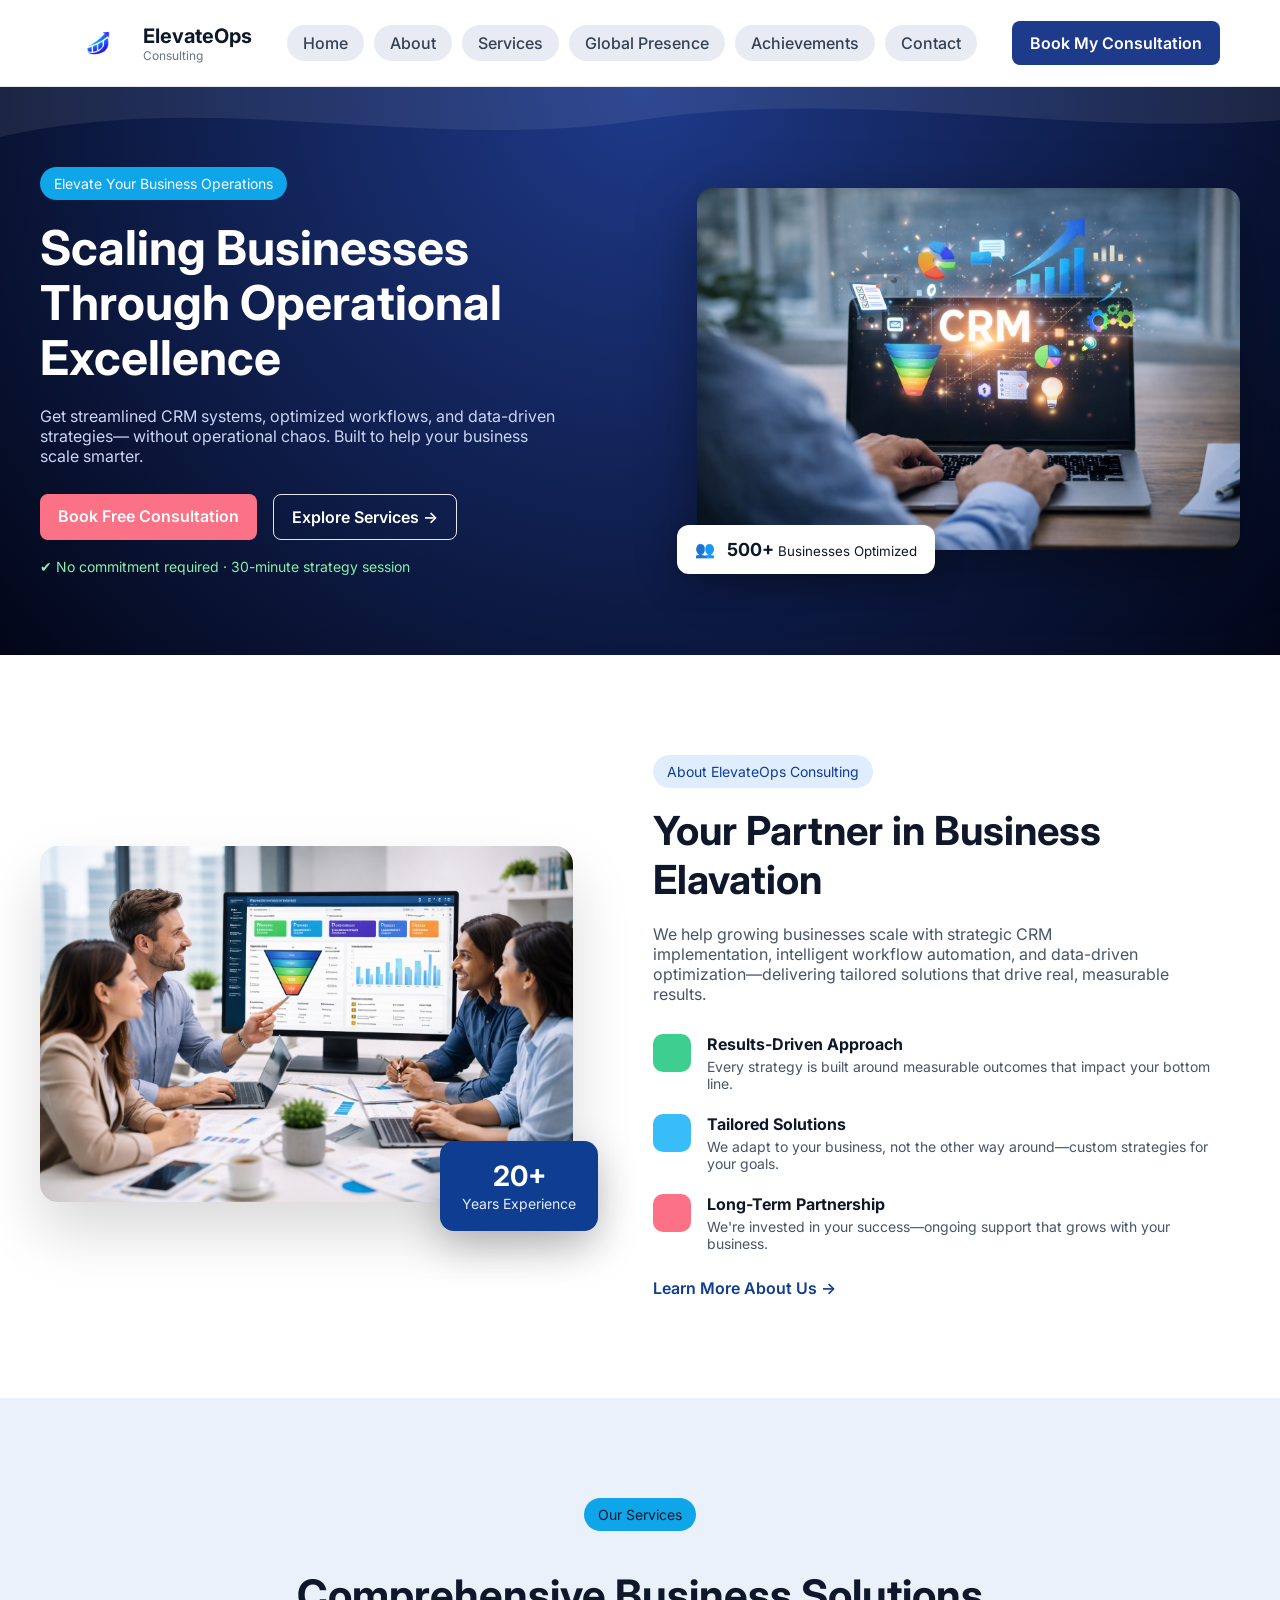
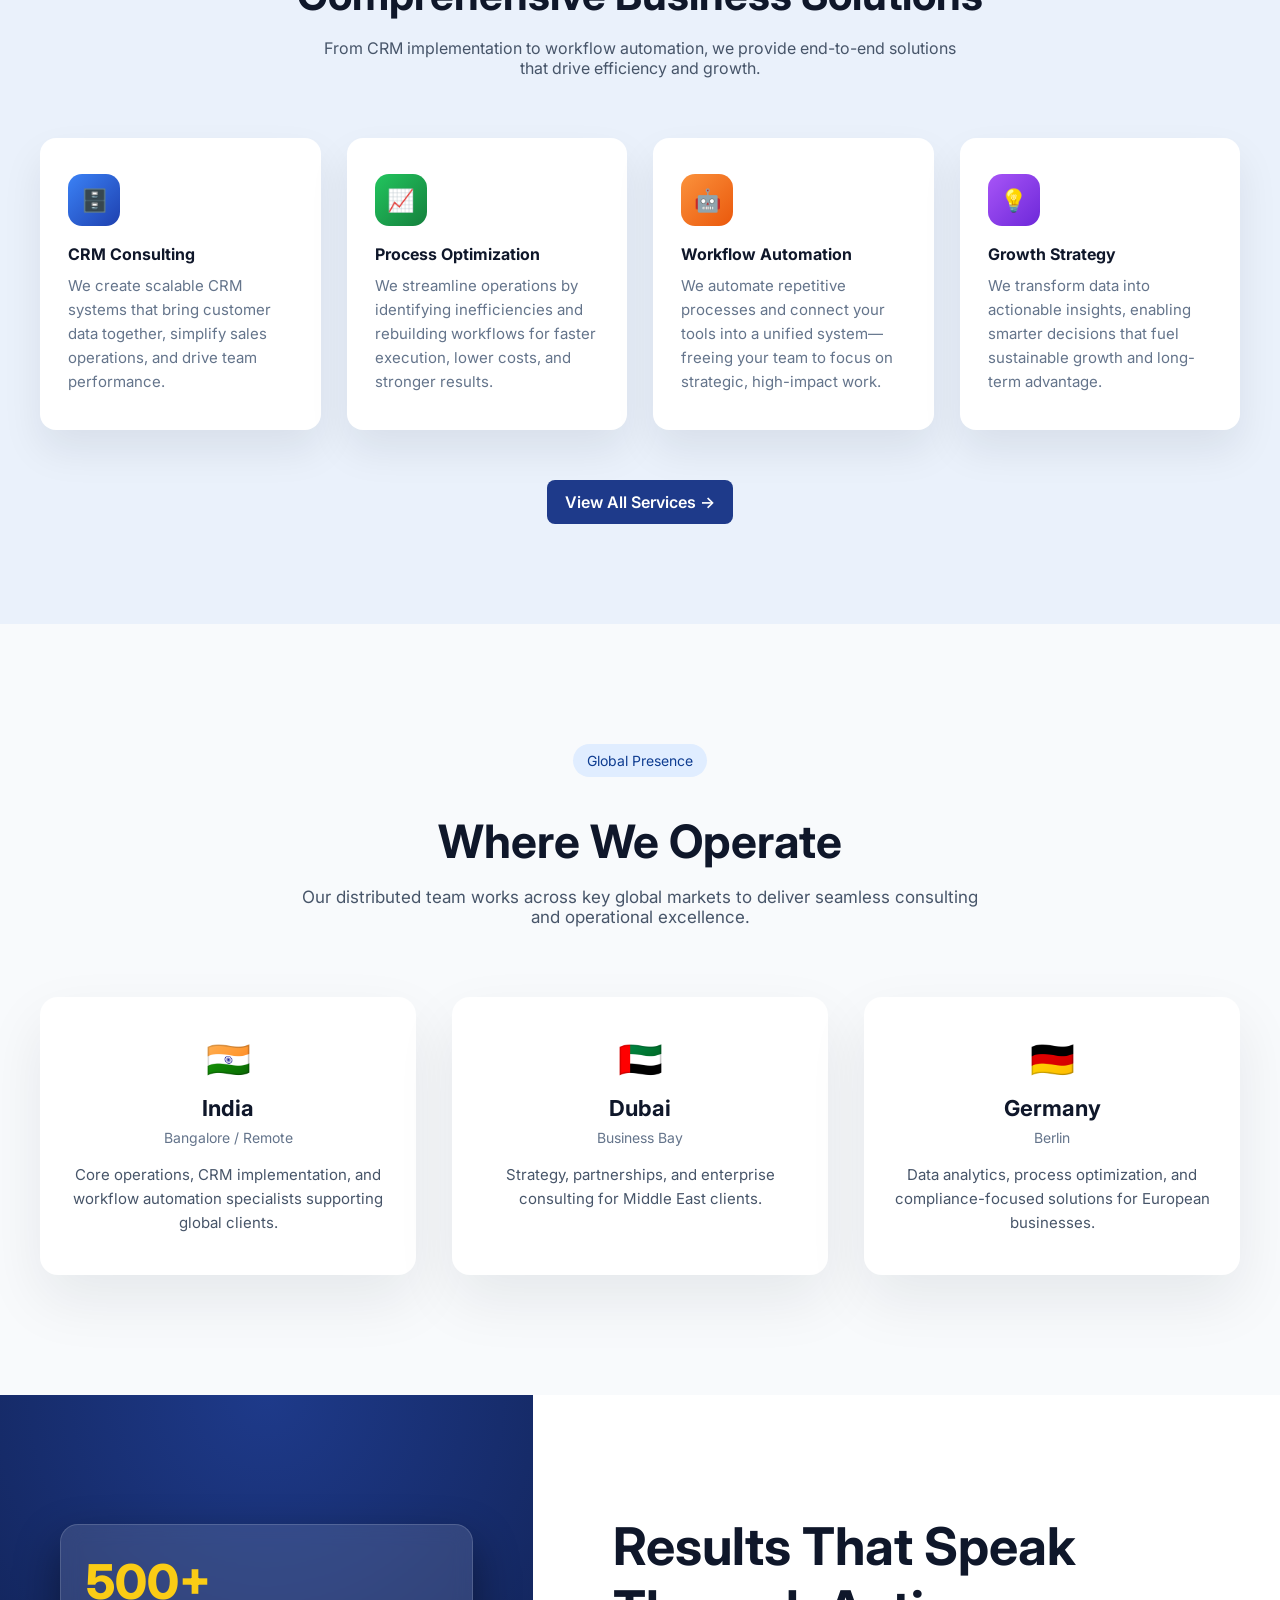
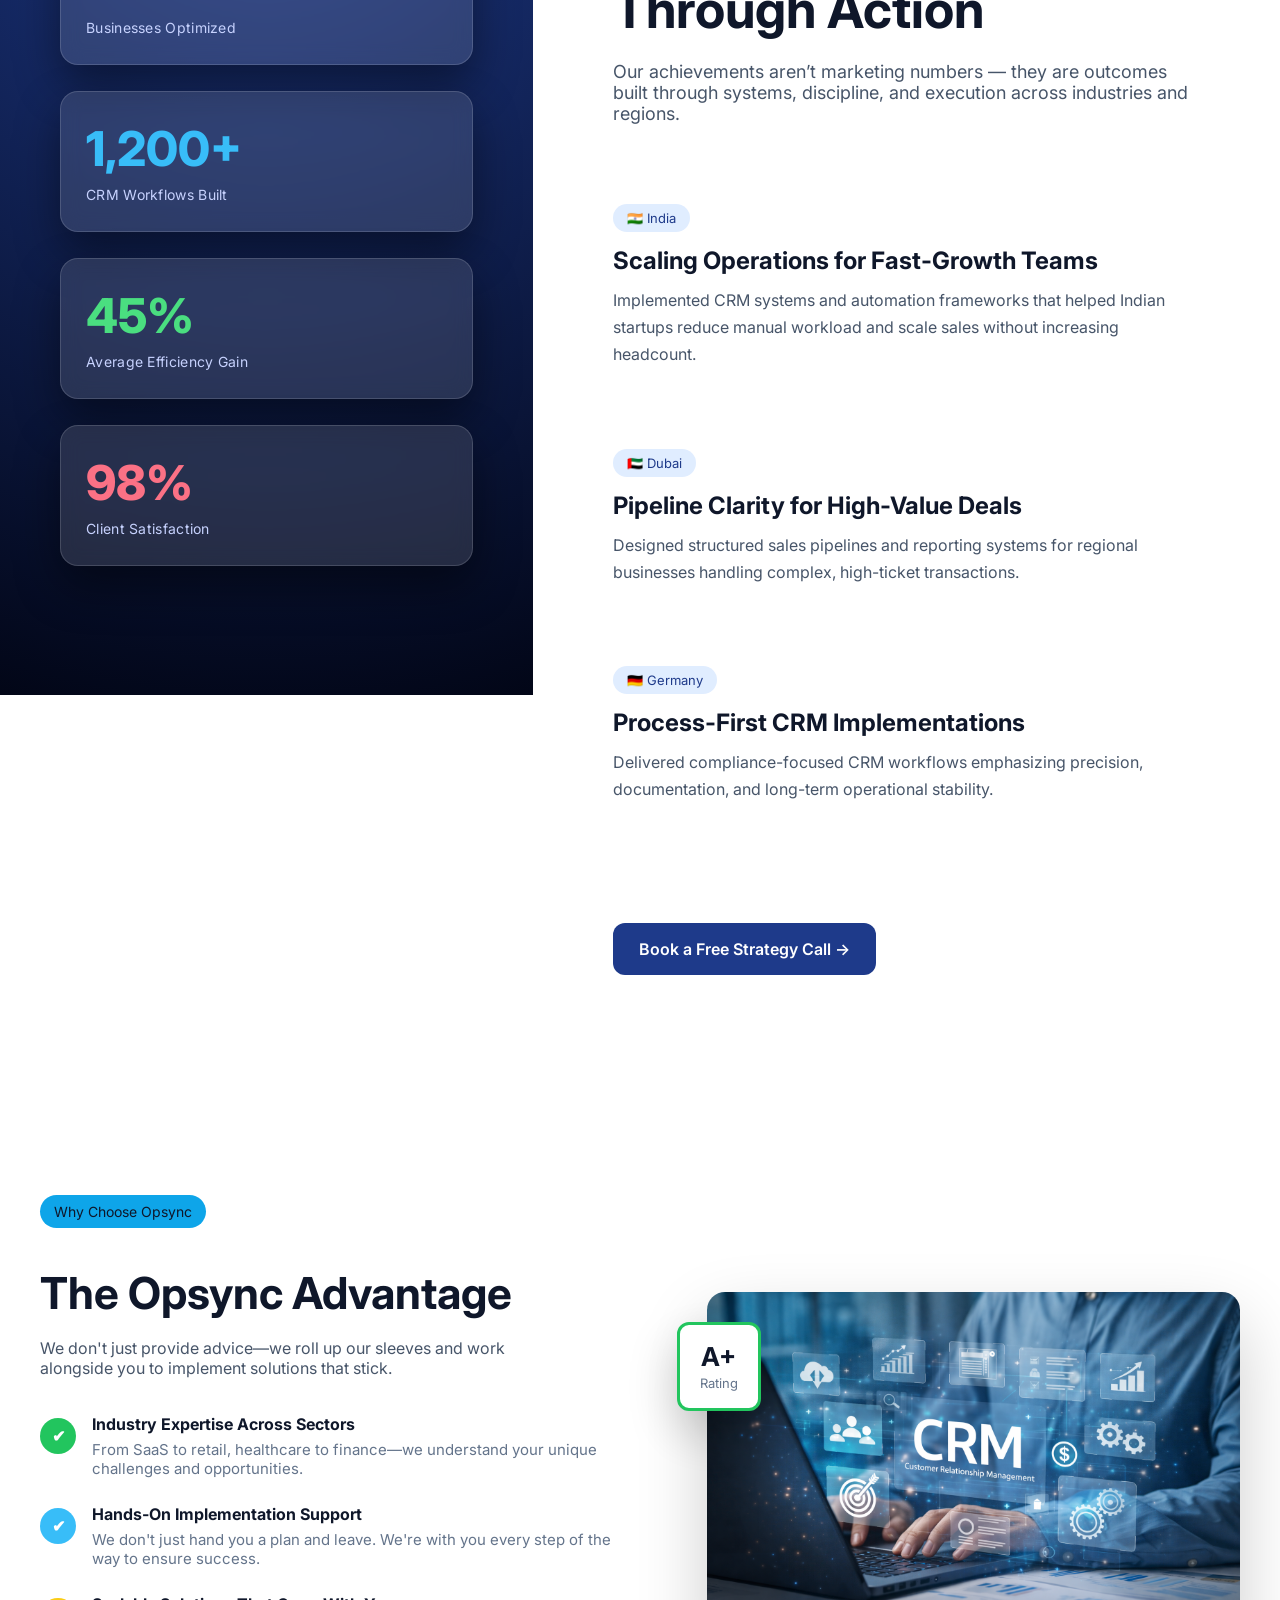
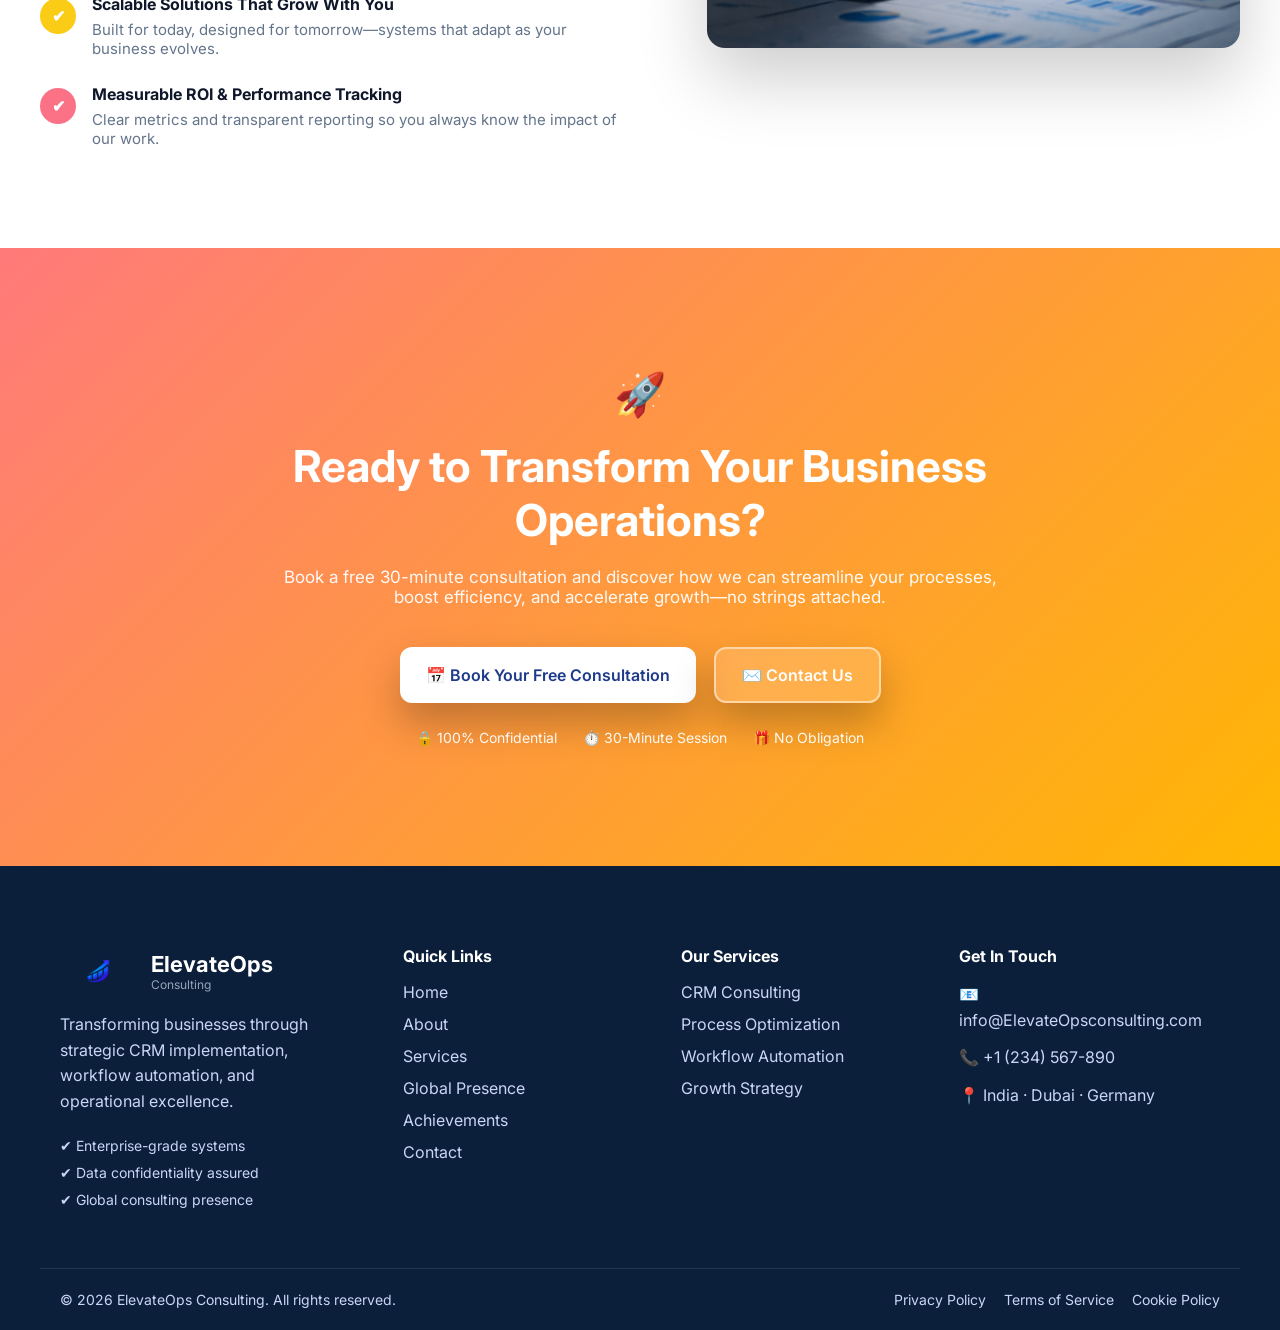
<file: index.html>
<!doctype html>
<html lang="en">
  <head>
    <meta charset="UTF-8" />
    <meta name="viewport" content="width=device-width, initial-scale=1.0" />
    <title>ElevateOps Consulting</title>

    <link rel="stylesheet" href="css/style.css" />
    <link
      href="https://fonts.googleapis.com/css2?family=Inter:wght@400;500;600;700;800&display=swap"
      rel="stylesheet"
    />
  </head>
  <body>
    <!-- NAVBAR -->
    <nav class="navbar">
      <div class="navbar__container">
        <div class="logo">
          <span class="logo-icon">
            <img src="images/ElevateOps-logo.png" alt="ElevateOps Consulting"
          /></span>
          <span class="logo-text">ElevateOps <small>Consulting</small></span>
        </div>

        <ul class="navbar__menu">
          <li><a href="index.html">Home</a></li>
          <li><a href="assets/about.html">About</a></li>
          <li><a href="assets/services.html">Services</a></li>
          <li><a href="assets/global-presence.html">Global Presence</a></li>
          <li><a href="assets/achievements.html">Achievements</a></li>
          <li><a href="assets/contacts.html">Contact</a></li>
        </ul>

        <a href="assets/book-consultation.html" class="btn btn-primary"
          >Book My Consultation</a
        >
      </div>
    </nav>

    <!-- HERO SECTION -->
    <section class="hero">
      <!-- HERO CURVE TOP -->
      <div class="hero-curve hero-curve-top">
        <svg viewBox="0 0 1440 120" preserveAspectRatio="none">
          <path
            d="M0,60 
         C240,0 480,80 720,40 
         960,0 1200,60 1440,40 
         L1440,0 L0,0 Z"
            fill="rgba(255,255,255,0.08)"
          />
        </svg>
      </div>

      <div class="hero__container">
        <!-- LEFT CONTENT -->
        <div class="hero__content">
          <span class="pill">Elevate Your Business Operations</span>

          <h1>
            Scaling Businesses <br />
            Through Operational Excellence
          </h1>

          <p>
            Get streamlined CRM systems, optimized workflows, and data-driven
            strategies— without operational chaos. Built to help your business
            scale smarter.
          </p>

          <div class="hero__buttons">
            <a href="assets/book-consultation.html" class="btn btn-accent"
              >Book Free Consultation</a
            >
            <a href="assets/services.html" class="btn btn-outline"
              >Explore Services →</a
            >
          </div>

          <div class="note">
            ✔ No commitment required · 30-minute strategy session
          </div>
        </div>

        <!-- RIGHT IMAGE -->
        <div class="hero__image">
          <img src="images/1st pic.png" alt="CRM Dashboard" />

          <div class="stat-card">
            <span class="stat-icon">👥</span>
            <div>
              <strong>500+</strong>
              <small>Businesses Optimized</small>
            </div>
          </div>
        </div>
      </div>
    </section>

    <script src="js/main.js"></script>

    <!-- ABOUT SECTION -->
    <section class="about">
      <div class="about__container">
        <!-- LEFT IMAGE -->
        <div class="about__image">
          <img src="images/2nd pic.png" alt="Consulting Team" />
          <div class="experience-badge">
            <strong>20+</strong>
            <span>Years Experience</span>
          </div>
        </div>

        <!-- RIGHT CONTENT -->
        <div class="about__content">
          <span class="section-pill">About ElevateOps Consulting</span>

          <h2>Your Partner in Business Elavation</h2>

          <p>
            We help growing businesses scale with strategic CRM implementation,
            intelligent workflow automation, and data-driven
            optimization—delivering tailored solutions that drive real,
            measurable results.
          </p>

          <div class="about__features">
            <div class="feature">
              <span class="icon green"></span>
              <div>
                <h4>Results-Driven Approach</h4>
                <p>
                  Every strategy is built around measurable outcomes that impact
                  your bottom line.
                </p>
              </div>
            </div>

            <div class="feature">
              <span class="icon blue"></span>
              <div>
                <h4>Tailored Solutions</h4>
                <p>
                  We adapt to your business, not the other way around—custom
                  strategies for your goals.
                </p>
              </div>
            </div>

            <div class="feature">
              <span class="icon coral"></span>
              <div>
                <h4>Long-Term Partnership</h4>
                <p>
                  We're invested in your success—ongoing support that grows with
                  your business.
                </p>
              </div>
            </div>
          </div>

          <a href="assets/about.html" class="learn-more"
            >Learn More About Us →</a
          >
        </div>
      </div>
    </section>

    <!-- SERVICES SECTION -->
    <section class="services">
      <div class="services__container">
        <span class="pill light center">Our Services</span>

        <h2>Comprehensive Business Solutions</h2>

        <p class="services__subtitle">
          From CRM implementation to workflow automation, we provide end-to-end
          solutions that drive efficiency and growth.
        </p>

        <div class="services__grid">
          <div class="service-card">
            <div class="service-icon blue">🗄️</div>
            <h4>CRM Consulting</h4>
            <p>
              We create scalable CRM systems that bring customer data together,
              simplify sales operations, and drive team performance.
            </p>
          </div>

          <div class="service-card">
            <div class="service-icon green">📈</div>
            <h4>Process Optimization</h4>
            <p>
              We streamline operations by identifying inefficiencies and
              rebuilding workflows for faster execution, lower costs, and
              stronger results.
            </p>
          </div>

          <div class="service-card">
            <div class="service-icon orange">🤖</div>
            <h4>Workflow Automation</h4>
            <p>
              We automate repetitive processes and connect your tools into a
              unified system—freeing your team to focus on strategic,
              high-impact work.
            </p>
          </div>

          <div class="service-card">
            <div class="service-icon purple">💡</div>
            <h4>Growth Strategy</h4>
            <p>
              We transform data into actionable insights, enabling smarter
              decisions that fuel sustainable growth and long-term advantage.
            </p>
          </div>
        </div>

        <a href="assets/services.html" class="btn btn-primary services-btn">
          View All Services →
        </a>
      </div>
      <!-- HERO CURVE BOTTOM -->
      <div class="hero-curve hero-curve-bottom">
        <svg viewBox="0 0 1440 120" preserveAspectRatio="none">
          <path
            d="M0,60 
         C240,120 480,0 720,40 
         960,80 1200,40 1440,60 
         L1440,120 L0,120 Z"
            fill="#ffffff"
          />
        </svg>
      </div>
    </section>

    <!--ACHIEVEMENT SECTION-->
    <section class="locations">
      <div class="locations__container">
        <span class="section-pill">Global Presence</span>
        <h1>Where We Operate</h1>
        <p class="locations__subtitle">
          Our distributed team works across key global markets to deliver
          seamless consulting and operational excellence.
        </p>

        <div class="locations__grid">
          <!-- INDIA -->
          <div class="location-card">
            <span class="flag">🇮🇳</span>
            <h3>India</h3>
            <p class="city">Bangalore / Remote</p>
            <p>
              Core operations, CRM implementation, and workflow automation
              specialists supporting global clients.
            </p>
          </div>

          <!-- DUBAI -->
          <div class="location-card">
            <span class="flag">🇦🇪</span>
            <h3>Dubai</h3>
            <p class="city">Business Bay</p>
            <p>
              Strategy, partnerships, and enterprise consulting for Middle East
              clients.
            </p>
          </div>

          <!-- GERMANY -->
          <div class="location-card">
            <span class="flag">🇩🇪</span>
            <h3>Germany</h3>
            <p class="city">Berlin</p>
            <p>
              Data analytics, process optimization, and compliance-focused
              solutions for European businesses.
            </p>
          </div>
        </div>
      </div>
    </section>
    <section class="achievement-page">
      <!-- LEFT STATS -->
      <div class="achievement-stats">
        <div class="stat">
          <strong class="num yellow">500+</strong>
          <span>Businesses Optimized</span>
        </div>

        <div class="stat">
          <strong class="num blue">1,200+</strong>
          <span>CRM Workflows Built</span>
        </div>

        <div class="stat">
          <strong class="num green">45%</strong>
          <span>Average Efficiency Gain</span>
        </div>

        <div class="stat">
          <strong class="num red">98%</strong>
          <span>Client Satisfaction</span>
        </div>
      </div>

      <!-- RIGHT CONTENT -->
      <div class="achievement-content">
        <h1>Results That Speak Through Action</h1>

        <p class="intro">
          Our achievements aren’t marketing numbers — they are outcomes built
          through systems, discipline, and execution across industries and
          regions.
        </p>

        <div class="story">
          <span class="tag">🇮🇳 India</span>
          <h3>Scaling Operations for Fast-Growth Teams</h3>
          <p>
            Implemented CRM systems and automation frameworks that helped Indian
            startups reduce manual workload and scale sales without increasing
            headcount.
          </p>
        </div>

        <div class="story">
          <span class="tag">🇦🇪 Dubai</span>
          <h3>Pipeline Clarity for High-Value Deals</h3>
          <p>
            Designed structured sales pipelines and reporting systems for
            regional businesses handling complex, high-ticket transactions.
          </p>
        </div>

        <div class="story">
          <span class="tag">🇩🇪 Germany</span>
          <h3>Process-First CRM Implementations</h3>
          <p>
            Delivered compliance-focused CRM workflows emphasizing precision,
            documentation, and long-term operational stability.
          </p>
        </div>

        <div class="achievement-cta">
          <a href="assets/book-consultation.html"
            >Book a Free Strategy Call →</a
          >
        </div>
      </div>
    </section>

    <!-- WHY CHOOSE US -->
    <section class="why">
      <div class="why__container">
        <!-- LEFT CONTENT -->
        <div class="why__content">
          <span class="pill light">Why Choose Opsync</span>

          <h2>The Opsync Advantage</h2>

          <p class="why__intro">
            We don't just provide advice—we roll up our sleeves and work
            alongside you to implement solutions that stick.
          </p>

          <div class="why__points">
            <div class="why-point">
              <span class="check green">✔</span>
              <div>
                <h4>Industry Expertise Across Sectors</h4>
                <p>
                  From SaaS to retail, healthcare to finance—we understand your
                  unique challenges and opportunities.
                </p>
              </div>
            </div>

            <div class="why-point">
              <span class="check blue">✔</span>
              <div>
                <h4>Hands-On Implementation Support</h4>
                <p>
                  We don't just hand you a plan and leave. We're with you every
                  step of the way to ensure success.
                </p>
              </div>
            </div>

            <div class="why-point">
              <span class="check yellow">✔</span>
              <div>
                <h4>Scalable Solutions That Grow With You</h4>
                <p>
                  Built for today, designed for tomorrow—systems that adapt as
                  your business evolves.
                </p>
              </div>
            </div>

            <div class="why-point">
              <span class="check coral">✔</span>
              <div>
                <h4>Measurable ROI & Performance Tracking</h4>
                <p>
                  Clear metrics and transparent reporting so you always know the
                  impact of our work.
                </p>
              </div>
            </div>
          </div>
        </div>

        <!-- RIGHT IMAGE -->
        <div class="why__image">
          <img src="images/3rd pic.png" alt="CRM System" />

          <div class="rating-badge">
            <strong>A+</strong>
            <span>Rating</span>
          </div>
        </div>
      </div>
    </section>

    <!-- CTA SECTION -->
    <section class="cta">
      <div class="cta__container">
        <div class="cta__icon">🚀</div>

        <h2>Ready to Transform Your Business Operations?</h2>

        <p>
          Book a free 30-minute consultation and discover how we can streamline
          your processes, boost efficiency, and accelerate growth—no strings
          attached.
        </p>

        <div class="cta__buttons">
          <a href="assets/book-consulation.html" class="cta-btn primary">
            📅 Book Your Free Consultation
          </a>

          <a href="assets/contacts.html" class="cta-btn secondary">
            ✉️ Contact Us
          </a>
        </div>

        <div class="cta__badges">
          <span>🔒 100% Confidential</span>
          <span>⏱️ 30-Minute Session</span>
          <span>🎁 No Obligation</span>
        </div>
      </div>
    </section>

    <!-- FOOTER -->
    <footer class="footer">
      <div class="footer__container">
        <!-- BRAND -->
        <div class="footer__brand">
          <div class="footer__logo">
            <span class="logo-icon"
              ><img src="images/ElevateOps-logo.png" alt="logo"
            /></span>
            <span class="logo-text">ElevateOps <small>Consulting</small></span>
          </div>

          <p>
            Transforming businesses through strategic CRM implementation,
            workflow automation, and operational excellence.
          </p>

          <div class="footer__trust">
            <span>✔ Enterprise-grade systems</span>
            <span>✔ Data confidentiality assured</span>
            <span>✔ Global consulting presence</span>
          </div>
        </div>

        <!-- QUICK LINKS -->
        <div class="footer__col">
          <h4>Quick Links</h4>
          <ul>
            <li><a href="#">Home</a></li>
            <li><a href="assets/about.html">About</a></li>
            <li><a href="assets/services.html">Services</a></li>
            <li><a href="assets/global-presence.html">Global Presence</a></li>
            <li><a href="assets/achievements.html">Achievements</a></li>
            <li><a href="assets/contacts.html">Contact</a></li>
          </ul>
        </div>

        <!-- SERVICES -->
        <div class="footer__col">
          <h4>Our Services</h4>
          <ul>
            <li><a href="assets/services.html">CRM Consulting</a></li>
            <li><a href="assets/services.html">Process Optimization</a></li>
            <li><a href="assets/services.html">Workflow Automation</a></li>
            <li><a href="assets/services.html">Growth Strategy</a></li>
          </ul>
        </div>

        <!-- CONTACT -->
        <div class="footer__col">
          <h4>Get In Touch</h4>
          <ul class="footer__contact">
            <li>📧 info@ElevateOpsconsulting.com</li>
            <li>📞 +1 (234) 567-890</li>
            <li>📍 India · Dubai · Germany<br /></li>
          </ul>
        </div>
      </div>

      <!-- BOTTOM BAR -->
      <div class="footer__bottom">
        <p>© 2026 ElevateOps Consulting. All rights reserved.</p>
        <div class="footer__legal">
          <a href="assets/privacy-policy.html">Privacy Policy</a>
          <a href="assets/terms-of-service.html">Terms of Service</a>
          <a href="assets/cookie-policy.html">Cookie Policy</a>
        </div>
      </div>
    </footer>
  </body>
</html>
</file>
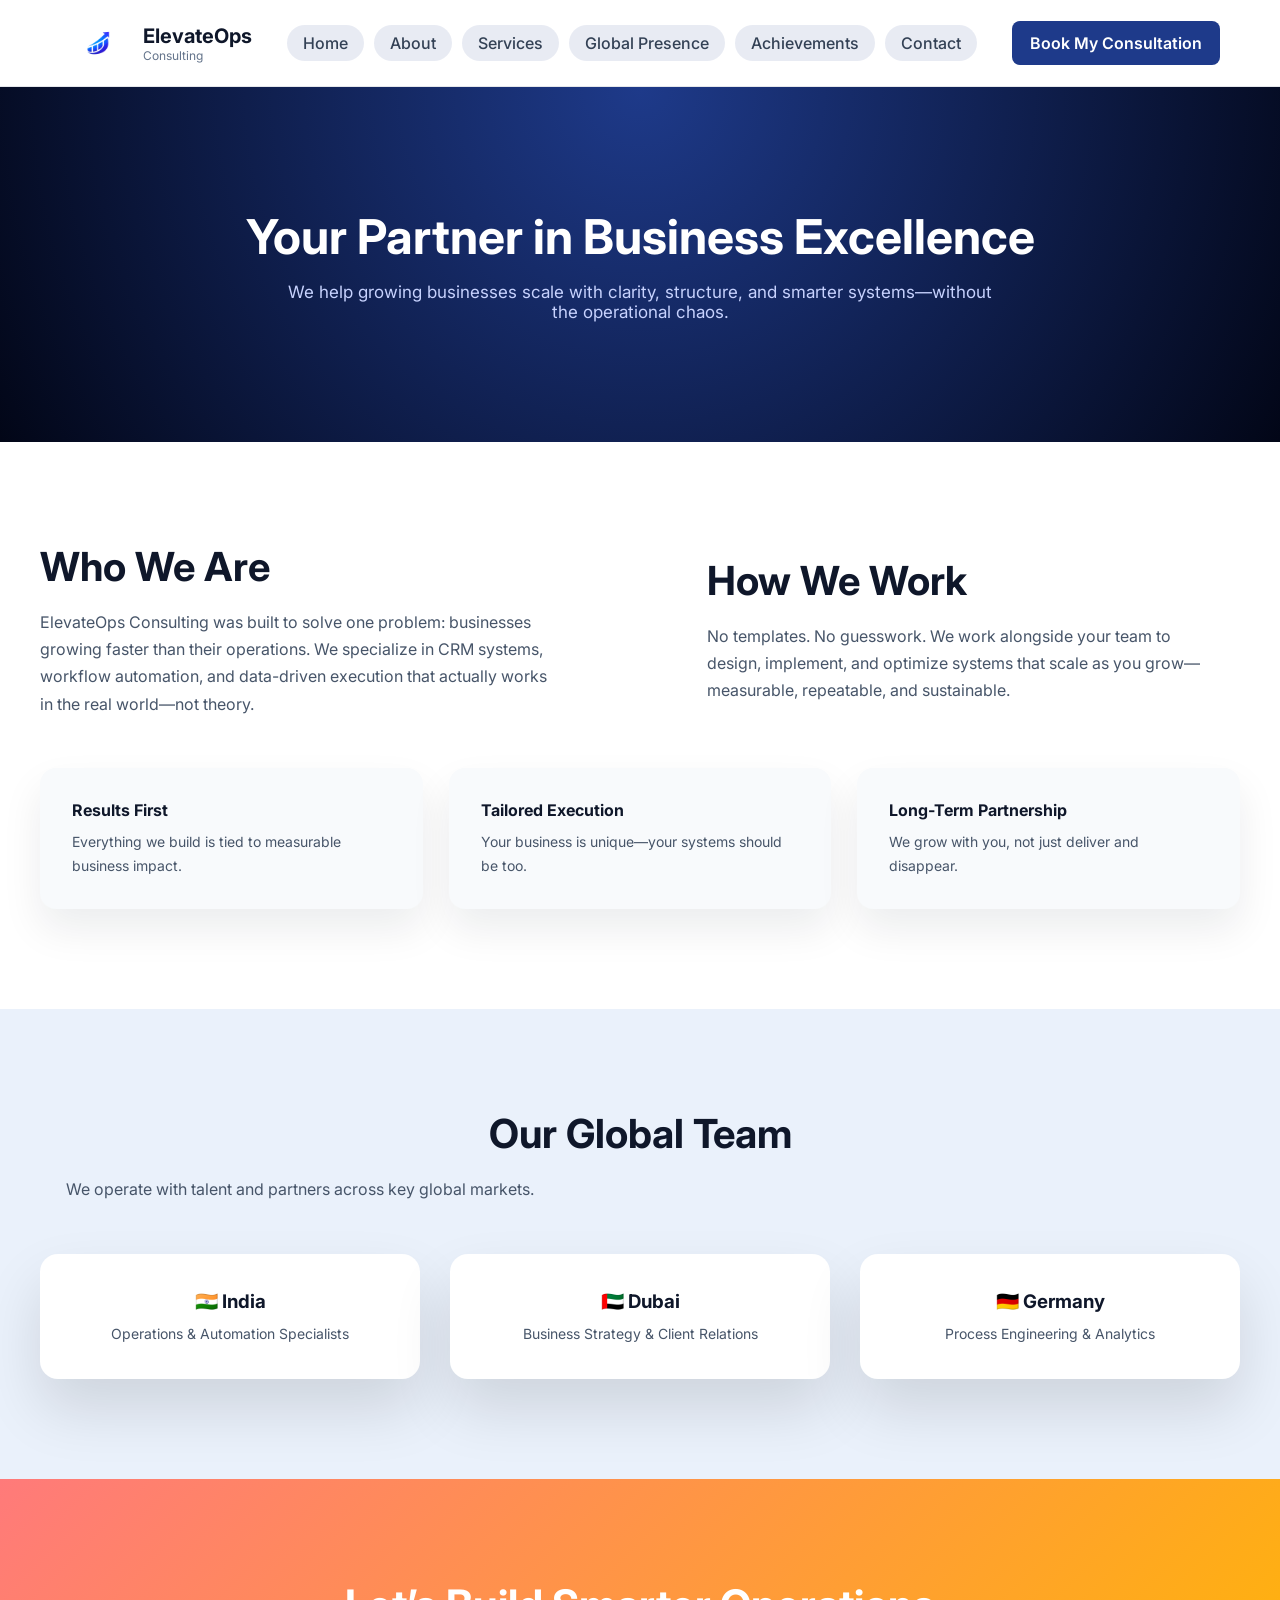
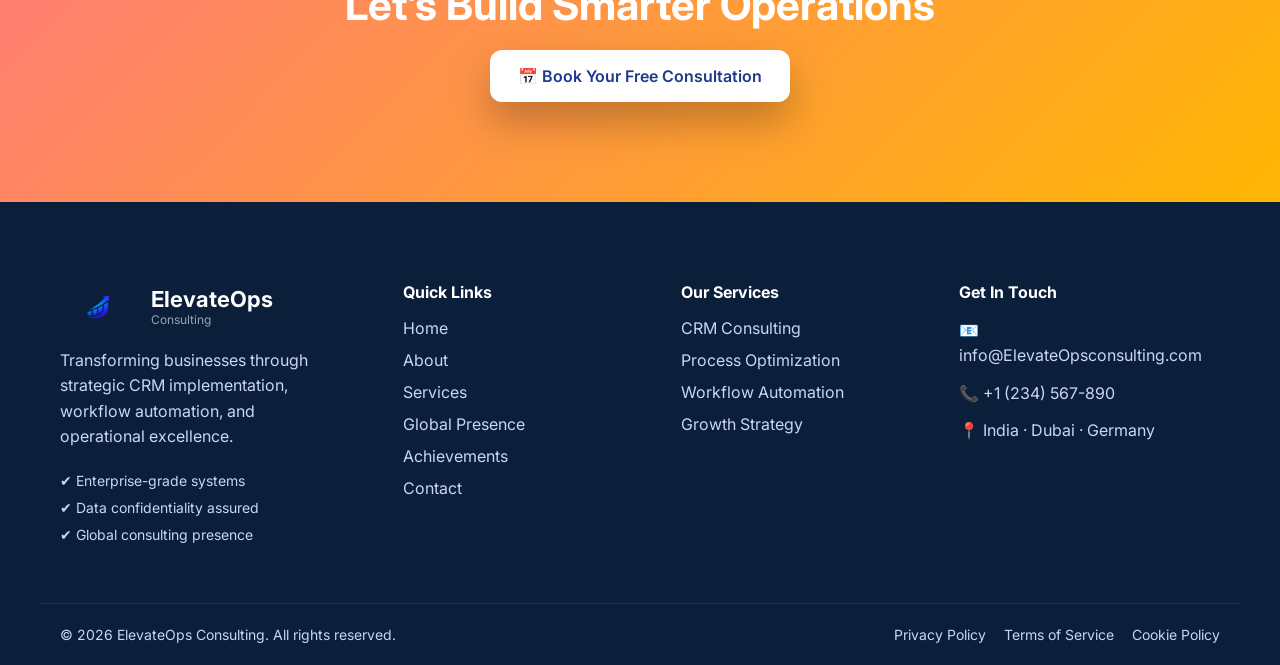
<file: assets/about.html>
<!DOCTYPE html>
<html lang="en">
<head>
  <meta charset="UTF-8" />
  <meta name="viewport" content="width=device-width, initial-scale=1.0" />
  <title>About Us | ElevateOps Consulting</title>

  <link href="https://fonts.googleapis.com/css2?family=Inter:wght@400;500;600;700;800&display=swap" rel="stylesheet">

  <style>
    * {
      margin: 0;
      padding: 0;
      box-sizing: border-box;
      font-family: 'Inter', sans-serif;
    }

    body {
      background: #ffffff;
      color: #0f172a;
    }
/* NAVBAR */
.navbar {
  background: #ffffff;
  border-bottom: 1px solid #e5e7eb;
}

.navbar__container {
  max-width: 1200px;
  margin: auto;
  padding: 18px 20px;
  display: flex;
  align-items: center;
  justify-content: space-between;
}

.logo {
  display: flex;
  align-items: center;
  font-weight: 700;
  font-size: 20px;
}

.logo-icon {
  color: #2563eb;
  margin-right: 8px;
}

.logo-icon img {
  height: 50px;
  width: auto;
  display: block;
}
.logo small {
  display: block;
  font-weight: 400;
  font-size: 12px;
  color: #64748b;
}

.navbar__menu {
  display: flex;
  list-style: none;
  gap: 10px;
}

.navbar__menu a {
  text-decoration: none;
  color: #334155;
  font-weight: 500;

  padding: 8px 16px;
  border-radius: 999px;
  background: rgba(30, 58, 138, 0.1);

  transition: all 0.25s ease;
}

.btn {
  padding: 12px 18px;
  border-radius: 8px;
  text-decoration: none;
  font-weight: 600;
}

.btn-primary {
  background: #1e3a8a;
  color: #fff;
  transition: transform 0.25s ease, box-shadow 0.25s ease;
}
.btn-primary:hover {
  transform: translateY(-3px);
  box-shadow: 0 12px 28px rgba(30, 58, 138, 0.35);
}
/* POP-UP HOVER EFFECT (shared) */
.pop-hover {
  transition: transform 0.25s ease, box-shadow 0.25s ease;
}

.pop-hover:hover {
  transform: translateY(-4px);
  box-shadow: 
    0 22px 50px rgba(0, 0, 0, 0.45),
    0 8px 20px rgba(0, 0, 0, 0.25);
}

    /* HERO */
    .about-hero {
      background: radial-gradient(circle at top, #1e3a8a, #020617);
      color: #fff;
      padding: 120px 20px;
      text-align: center;
    }

    .about-hero h1 {
      font-size: 48px;
      margin-bottom: 16px;
    }

    .about-hero p {
      max-width: 720px;
      margin: auto;
      color: #c7d2fe;
      font-size: 17px;
    }

    /* SECTION */
    .section {
      padding: 100px 20px;
    }

    .container {
      max-width: 1200px;
      margin: auto;
    }

    .two-col {
      display: grid;
      grid-template-columns: 1.1fr 1fr;
      gap: 80px;
      align-items: center;
    }

    .section h2 {
      font-size: 40px;
      margin-bottom: 18px;
    }

    .section p {
      color: #475569;
      line-height: 1.7;
      max-width: 520px;
    }

    /* VALUES */
    .values {
      display: grid;
      grid-template-columns: repeat(3, 1fr);
      gap: 26px;
      margin-top: 50px;
    }

    .value-card {
      background: #f8fafc;
      padding: 32px;
      border-radius: 16px;
      box-shadow: 0 20px 40px rgba(15, 23, 42, 0.08);
    }

    .value-card h4 {
      margin-bottom: 10px;
    }

    .value-card p {
      font-size: 14px;
    }

    /* LOCATIONS */
    .locations {
      background: #eaf1fb;
      text-align: center;
    }

    .location-grid {
      display: grid;
      grid-template-columns: repeat(3, 1fr);
      gap: 30px;
      margin-top: 50px;
    }

    .location-card {
      background: #fff;
      padding: 36px;
      border-radius: 18px;
      box-shadow: 0 30px 60px rgba(0,0,0,0.12);
    }

    .location-card h3 {
      margin-bottom: 10px;
    }

    .location-card span {
      font-size: 14px;
      color: #475569;
    }

    /* CTA */
    .about-cta {
      background: linear-gradient(135deg, #ff7a7a, #ffb703);
      text-align: center;
      padding: 100px 20px;
      color: #fff;
    }

    .about-cta h2 {
      font-size: 42px;
      margin-bottom: 20px;
    }

    .cta-btn {
      display: inline-block;
      background: #fff;
      color: #1e3a8a;
      padding: 16px 28px;
      border-radius: 12px;
      font-weight: 600;
      text-decoration: none;
      box-shadow: 0 20px 40px rgba(0,0,0,0.25);
      transition: transform .25s ease, box-shadow .25s ease;
    }

    .cta-btn:hover {
      transform: translateY(-4px);
      box-shadow: 0 28px 60px rgba(0,0,0,0.4);
    }

    @media (max-width: 900px) {
      .two-col,
      .values,
      .location-grid {
        grid-template-columns: 1fr;
      }
    }
   /* FOOTER */
.footer {
  background: #0b1f3a;
  color: #cbd5f5;
  padding-top: 80px;
}

.footer__container {
  max-width: 1200px;
  margin: auto;
  padding: 0 20px 60px;
  display: grid;
  grid-template-columns: 1.3fr 1fr 1fr 1.2fr;
  gap: 60px;
}

/* BRAND */
.footer__logo {
  display: flex;
  align-items: center;
  gap: 8px;
  font-size: 22px;
  font-weight: 700;
  color: #ffffff;
  margin-bottom: 16px;
}

.footer__logo small {
  display: block;
  font-size: 12px;
  font-weight: 400;
  color: #94a3b8;
}

.footer__brand p {
  max-width: 320px;
  margin-bottom: 22px;
  line-height: 1.6;
}

/* POINTS */
.footer__trust {
  display: flex;
  flex-direction: column;
  gap: 10px;
  font-size: 14px;
  color: #cbd5f5;
  margin-top: 18px;
}

.footer__trust span {
  display: flex;
  align-items: center;
  gap: 8px;
}

/* COLUMNS */
.footer__col h4 {
  color: #ffffff;
  margin-bottom: 16px;
}

.footer__col ul {
  list-style: none;
}

.footer__col li {
  margin-bottom: 12px;
}

.footer__col a {
  color: #cbd5f5;
  text-decoration: none;
}

.footer__contact li {
  line-height: 1.6;
}

/* BOTTOM BAR */
.footer__bottom {
  border-top: 1px solid rgba(255,255,255,0.1);
  padding: 22px 20px;
  display: flex;
  justify-content: space-between;
  align-items: center;
  max-width: 1200px;
  margin: auto;
  font-size: 14px;
}

.footer__legal {
  display: flex;
  gap: 18px;
}

.footer__legal a {
  color: #cbd5f5;
  text-decoration: none;
}

/* RESPONSIVE */
@media (max-width: 900px) {
  .footer__container {
    grid-template-columns: 1fr;
    gap: 40px;
  }

  .footer__bottom {
    flex-direction: column;
    gap: 12px;
    text-align: center;
  }
}
.logo-icon img {
  height: 50px;
  width: auto;
  display: block;
}

  </style>
</head>

<body>

<!-- NAVBAR -->
    <nav class="navbar">
      <div class="navbar__container">
        <div class="logo">
          <span class="logo-icon">
            <img src="../images/ElevateOps-logo.png" alt="ElevateOps Consulting"
          /></span>
          <span class="logo-text">ElevateOps <small>Consulting</small></span>
        </div>

        <ul class="navbar__menu">
          <li><a href="/index.html">Home</a></li>
          <li><a href="/assets/about.html">About</a></li>
          <li><a href="/assets/services.html">Services</a></li>
          <li><a href="/assets/global-presence.html">Global Presence</a></li>
          <li><a href="/assets/achievements.html">Achievements</a></li>
          <li><a href="/assets/contacts.html">Contact</a></li>
        </ul>

        <a href="/assets/book-consultation.html" class="btn btn-primary"
          >Book My Consultation</a
        >
      </div>
    </nav>
<!-- HERO -->
<section class="about-hero">
  <h1>Your Partner in Business Excellence</h1>
  <p>
    We help growing businesses scale with clarity, structure, and smarter
    systems—without the operational chaos.
  </p>
</section>

<!-- STORY -->
<section class="section">
  <div class="container two-col">
    <div>
      <h2>Who We Are</h2>
      <p>
        ElevateOps Consulting was built to solve one problem: businesses growing
        faster than their operations. We specialize in CRM systems, workflow
        automation, and data-driven execution that actually works in the real
        world—not theory.
      </p>
    </div>

    <div>
      <h2>How We Work</h2>
      <p>
        No templates. No guesswork. We work alongside your team to design,
        implement, and optimize systems that scale as you grow—measurable,
        repeatable, and sustainable.
      </p>
    </div>
  </div>

  <div class="container values">
    <div class="value-card">
      <h4>Results First</h4>
      <p>Everything we build is tied to measurable business impact.</p>
    </div>
    <div class="value-card">
      <h4>Tailored Execution</h4>
      <p>Your business is unique—your systems should be too.</p>
    </div>
    <div class="value-card">
      <h4>Long-Term Partnership</h4>
      <p>We grow with you, not just deliver and disappear.</p>
    </div>
  </div>
</section>

<!-- LOCATIONS -->
<section class="section locations">
  <div class="container">
    <h2>Our Global Team</h2>
    <p>We operate with talent and partners across key global markets.</p>

    <div class="location-grid">
      <div class="location-card">
        <h3>🇮🇳 India</h3>
        <span>Operations & Automation Specialists</span>
      </div>
      <div class="location-card">
        <h3>🇦🇪 Dubai</h3>
        <span>Business Strategy & Client Relations</span>
      </div>
      <div class="location-card">
        <h3>🇩🇪 Germany</h3>
        <span>Process Engineering & Analytics</span>
      </div>
    </div>
  </div>
</section>

<!-- CTA -->
<section class="about-cta">
  <h2>Let’s Build Smarter Operations</h2>
  <a href="book-consultation.html" class="cta-btn">
    📅 Book Your Free Consultation
  </a>
</section>

<!-- FOOTER -->
    <footer class="footer">
      <div class="footer__container">
        <!-- BRAND -->
        <div class="footer__brand">
          <div class="footer__logo">
            <span class="logo-icon"><img src="../../images/ElevateOps-logo.png" alt="logo"></span>
            <span class="logo-text">ElevateOps <small>Consulting</small></span>
          </div>

          <p>
            Transforming businesses through strategic CRM implementation,
            workflow automation, and operational excellence.
          </p>

          <div class="footer__trust">
            <span>✔ Enterprise-grade systems</span>
            <span>✔ Data confidentiality assured</span>
            <span>✔ Global consulting presence</span>
          </div>
        </div>

        <!-- QUICK LINKS -->
        <div class="footer__col">
          <h4>Quick Links</h4>
          <ul>
            <li><a href="../../index.html">Home</a></li>
            <li><a href="about.html">About</a></li>
            <li><a href="services.html">Services</a></li>
            <li><a href="global-presence.html">Global Presence</a></li>
            <li><a href="achievements.html">Achievements</a></li>
            <li><a href="contacts.html">Contact</a></li>
          </ul>
        </div>

        <!-- SERVICES -->
        <div class="footer__col">
          <h4>Our Services</h4>
          <ul>
            <li><a href="services.html">CRM Consulting</a></li>
            <li><a href="services.html">Process Optimization</a></li>
            <li><a href="services.html">Workflow Automation</a></li>
            <li><a href="services.html">Growth Strategy</a></li>
          </ul>
        </div>

        <!-- CONTACT -->
        <div class="footer__col">
          <h4>Get In Touch</h4>
          <ul class="footer__contact">
            <li>📧 info@ElevateOpsconsulting.com</li>
            <li>📞 +1 (234) 567-890</li>
            <li>📍 India · Dubai · Germany<br /></li>
          </ul>
        </div>
      </div>

      <!-- BOTTOM BAR -->
      <div class="footer__bottom">
        <p>© 2026 ElevateOps Consulting. All rights reserved.</p>
        <div class="footer__legal">
          <a href="privacy-policy.html">Privacy Policy</a>
          <a href="terms-of-service.html">Terms of Service</a>
          <a href="cookie-policy.html">Cookie Policy</a>
        </div>
      </div>
    </footer>
  </body>
</html>


</body>
</html>
</file>
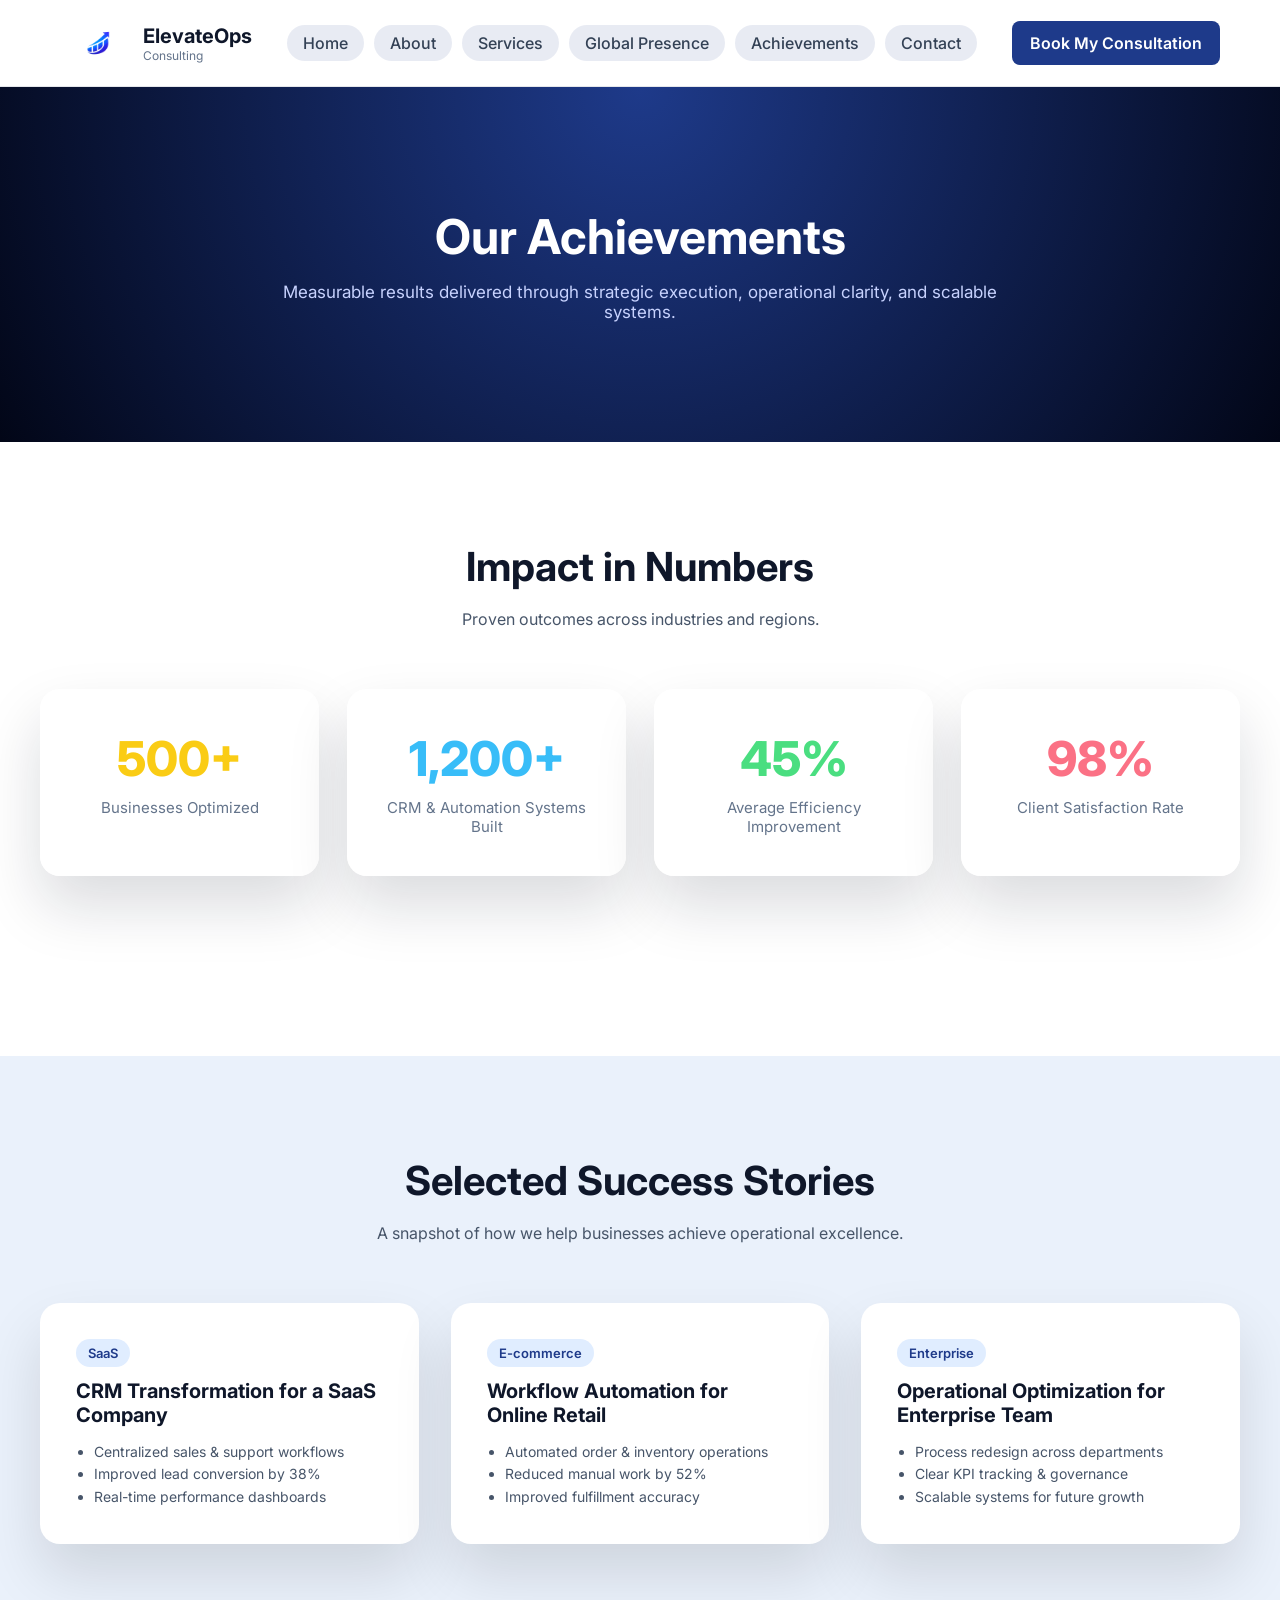
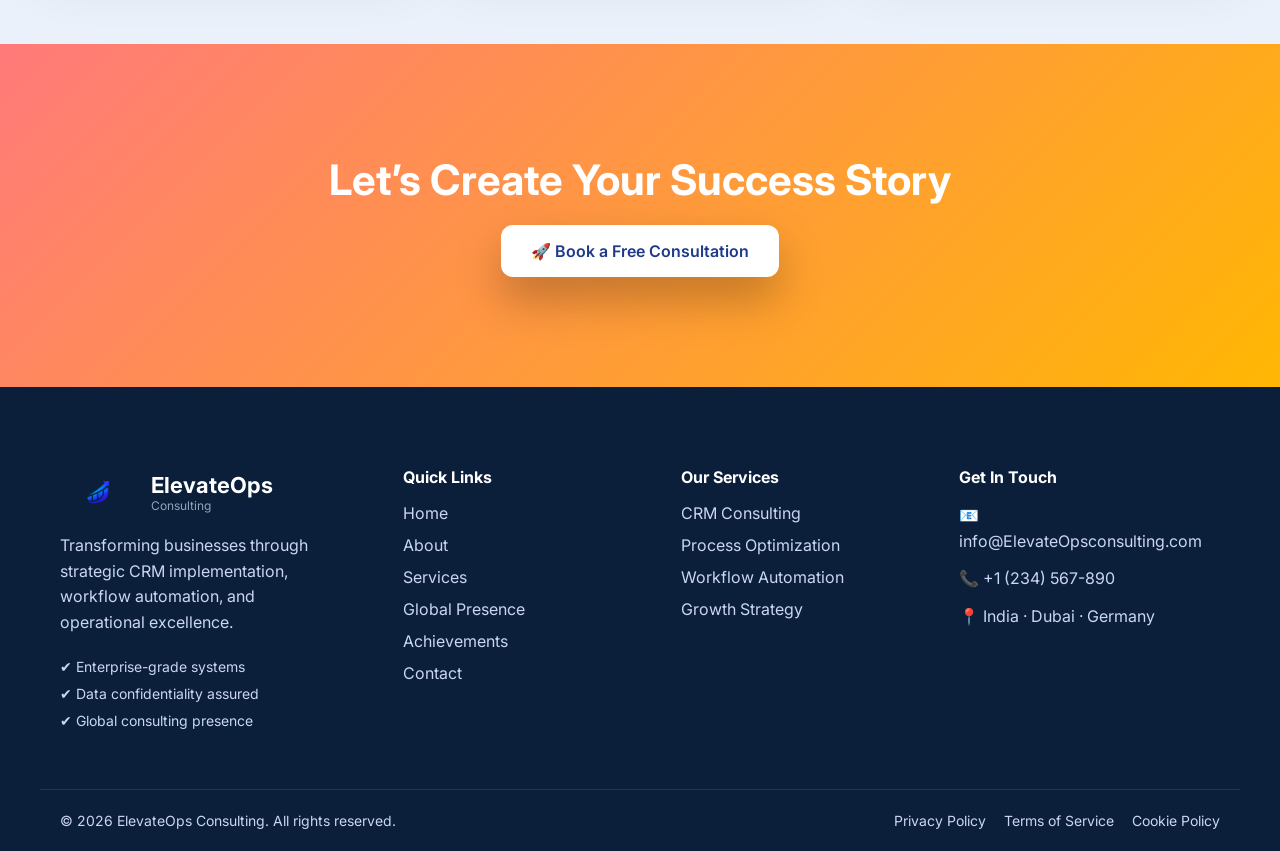
<file: assets/achievements.html>
<!doctype html>
<html lang="en">
  <head>
    <meta charset="UTF-8" />
    <meta name="viewport" content="width=device-width, initial-scale=1.0" />
    <title>Achievements | Opsync Consulting</title>

    <link
      href="https://fonts.googleapis.com/css2?family=Inter:wght@400;500;600;700;800&display=swap"
      rel="stylesheet"
    />

    <style>
      * {
        margin: 0;
        padding: 0;
        box-sizing: border-box;
        font-family: "Inter", sans-serif;
      }

      body {
        background: #ffffff;
        color: #0f172a;
      }
      /* NAVBAR */
      .navbar {
        background: #ffffff;
        border-bottom: 1px solid #e5e7eb;
      }

      .navbar__container {
        max-width: 1200px;
        margin: auto;
        padding: 18px 20px;
        display: flex;
        align-items: center;
        justify-content: space-between;
      }

      .logo {
        display: flex;
        align-items: center;
        font-weight: 700;
        font-size: 20px;
      }

      .logo-icon {
        color: #2563eb;
        margin-right: 8px;
      }

      .logo-icon img {
        height: 50px;
        width: auto;
        display: block;
      }
      .logo small {
        display: block;
        font-weight: 400;
        font-size: 12px;
        color: #64748b;
      }

      .navbar__menu {
        display: flex;
        list-style: none;
        gap: 10px;
      }

      .navbar__menu a {
        text-decoration: none;
        color: #334155;
        font-weight: 500;

        padding: 8px 16px;
        border-radius: 999px;
        background: rgba(30, 58, 138, 0.1);

        transition: all 0.25s ease;
      }

      .btn {
        padding: 12px 18px;
        border-radius: 8px;
        text-decoration: none;
        font-weight: 600;
      }

      .btn-primary {
        background: #1e3a8a;
        color: #fff;
        transition:
          transform 0.25s ease,
          box-shadow 0.25s ease;
      }
      .btn-primary:hover {
        transform: translateY(-3px);
        box-shadow: 0 12px 28px rgba(30, 58, 138, 0.35);
      }
      /* POP-UP HOVER EFFECT (shared) */
      .pop-hover {
        transition:
          transform 0.25s ease,
          box-shadow 0.25s ease;
      }

      .pop-hover:hover {
        transform: translateY(-4px);
        box-shadow:
          0 22px 50px rgba(0, 0, 0, 0.45),
          0 8px 20px rgba(0, 0, 0, 0.25);
      }

      /* HERO */
      .achievements-hero {
        background: radial-gradient(circle at top, #1e3a8a, #020617);
        color: #ffffff;
        padding: 120px 20px;
        text-align: center;
      }

      .achievements-hero h1 {
        font-size: 48px;
        margin-bottom: 16px;
      }

      .achievements-hero p {
        max-width: 720px;
        margin: auto;
        color: #c7d2fe;
        font-size: 17px;
      }

      /* SECTION */
      .section {
        padding: 100px 20px;
      }

      .container {
        max-width: 1200px;
        margin: auto;
      }

      .section h2 {
        font-size: 40px;
        margin-bottom: 18px;
        text-align: center;
      }

      .section-sub {
        max-width: 650px;
        margin: 0 auto 60px;
        text-align: center;
        color: #475569;
      }

      /* STATS GRID */
      .stats-grid {
        display: grid;
        grid-template-columns: repeat(auto-fit, minmax(260px, 1fr));
        gap: 28px;
        margin-bottom: 80px;
      }

      .stat-card {
        background: rgba(255, 255, 255, 0.95);
        border-radius: 20px;
        padding: 40px 30px;
        text-align: center;
        box-shadow: 0 30px 60px rgba(15, 23, 42, 0.15);
        transition:
          transform 0.3s ease,
          box-shadow 0.3s ease;
      }

      .stat-card:hover {
        transform: translateY(-6px);
        box-shadow: 0 40px 80px rgba(15, 23, 42, 0.22);
      }

      .stat-number {
        font-size: 48px;
        font-weight: 800;
        margin-bottom: 10px;
        display: block;
      }

      .yellow {
        color: #facc15;
      }
      .blue {
        color: #38bdf8;
      }
      .green {
        color: #4ade80;
      }
      .red {
        color: #fb7185;
      }

      .stat-card p {
        color: #64748b;
        font-size: 15px;
      }

      /* CASES */
      .cases {
        background: #eaf1fb;
      }

      .case-grid {
        display: grid;
        grid-template-columns: repeat(auto-fit, minmax(300px, 1fr));
        gap: 32px;
        margin-top: 60px;
      }

      .case-card {
        background: #ffffff;
        padding: 36px;
        border-radius: 20px;
        box-shadow: 0 30px 60px rgba(0, 0, 0, 0.12);
      }

      .case-card h3 {
        margin-bottom: 12px;
        font-size: 20px;
      }

      .case-card ul {
        margin-top: 14px;
        padding-left: 18px;
        color: #475569;
        font-size: 14px;
        line-height: 1.6;
      }

      .case-tag {
        display: inline-block;
        background: #e0edff;
        color: #1e3a8a;
        padding: 6px 12px;
        border-radius: 999px;
        font-size: 13px;
        font-weight: 600;
        margin-bottom: 12px;
      }

      /* CTA */
      .achievements-cta {
        background: linear-gradient(135deg, #ff7a7a, #ffb703);
        text-align: center;
        padding: 110px 20px;
        color: #ffffff;
      }

      .achievements-cta h2 {
        font-size: 42px;
        margin-bottom: 20px;
      }

      .cta-btn {
        display: inline-block;
        background: #ffffff;
        color: #1e3a8a;
        padding: 16px 30px;
        border-radius: 12px;
        font-weight: 600;
        text-decoration: none;
        box-shadow: 0 22px 45px rgba(0, 0, 0, 0.25);
        transition:
          transform 0.25s ease,
          box-shadow 0.25s ease;
      }

      .cta-btn:hover {
        transform: translateY(-4px);
        box-shadow: 0 32px 70px rgba(0, 0, 0, 0.4);
      }
      /* FOOTER */
      .footer {
        background: #0b1f3a;
        color: #cbd5f5;
        padding-top: 80px;
      }

      .footer__container {
        max-width: 1200px;
        margin: auto;
        padding: 0 20px 60px;
        display: grid;
        grid-template-columns: 1.3fr 1fr 1fr 1.2fr;
        gap: 60px;
      }

      /* BRAND */
      .footer__logo {
        display: flex;
        align-items: center;
        gap: 8px;
        font-size: 22px;
        font-weight: 700;
        color: #ffffff;
        margin-bottom: 16px;
      }

      .footer__logo small {
        display: block;
        font-size: 12px;
        font-weight: 400;
        color: #94a3b8;
      }

      .footer__brand p {
        max-width: 320px;
        margin-bottom: 22px;
        line-height: 1.6;
      }

      /* POINTS */
      .footer__trust {
        display: flex;
        flex-direction: column;
        gap: 10px;
        font-size: 14px;
        color: #cbd5f5;
        margin-top: 18px;
      }

      .footer__trust span {
        display: flex;
        align-items: center;
        gap: 8px;
      }

      /* COLUMNS */
      .footer__col h4 {
        color: #ffffff;
        margin-bottom: 16px;
      }

      .footer__col ul {
        list-style: none;
      }

      .footer__col li {
        margin-bottom: 12px;
      }

      .footer__col a {
        color: #cbd5f5;
        text-decoration: none;
      }

      .footer__contact li {
        line-height: 1.6;
      }

      /* BOTTOM BAR */
      .footer__bottom {
        border-top: 1px solid rgba(255, 255, 255, 0.1);
        padding: 22px 20px;
        display: flex;
        justify-content: space-between;
        align-items: center;
        max-width: 1200px;
        margin: auto;
        font-size: 14px;
      }

      .footer__legal {
        display: flex;
        gap: 18px;
      }

      .footer__legal a {
        color: #cbd5f5;
        text-decoration: none;
      }

      /* RESPONSIVE */
      @media (max-width: 900px) {
        .footer__container {
          grid-template-columns: 1fr;
          gap: 40px;
        }

        .footer__bottom {
          flex-direction: column;
          gap: 12px;
          text-align: center;
        }
      }
      .logo-icon img {
        height: 50px;
        width: auto;
        display: block;
      }
    </style>
  </head>

  <body>
    <!-- NAVBAR -->
    <nav class="navbar">
      <div class="navbar__container">
        <div class="logo">
          <span class="logo-icon">
            <img
              src="../images/ElevateOps-logo.png"
              alt="ElevateOps Consulting"
          /></span>
          <span class="logo-text">ElevateOps <small>Consulting</small></span>
        </div>

        <ul class="navbar__menu">
          <li><a href="/index.html">Home</a></li>
          <li><a href="/assets/about.html">About</a></li>
          <li><a href="/assets/services.html">Services</a></li>
          <li><a href="/assets/global-presence.html">Global Presence</a></li>
          <li><a href="/assets/achievements.html">Achievements</a></li>
          <li><a href="/assets/contacts.html">Contact</a></li>
        </ul>

        <a href="/assets/book-consultation.html" class="btn btn-primary"
          >Book My Consultation</a
        >
      </div>
    </nav>
    <!-- HERO -->
    <section class="achievements-hero">
      <h1>Our Achievements</h1>
      <p>
        Measurable results delivered through strategic execution, operational
        clarity, and scalable systems.
      </p>
    </section>

    <!-- STATS -->
    <section class="section">
      <div class="container">
        <h2>Impact in Numbers</h2>
        <p class="section-sub">
          Proven outcomes across industries and regions.
        </p>

        <div class="stats-grid">
          <div class="stat-card">
            <span class="stat-number yellow">500+</span>
            <p>Businesses Optimized</p>
          </div>

          <div class="stat-card">
            <span class="stat-number blue">1,200+</span>
            <p>CRM & Automation Systems Built</p>
          </div>

          <div class="stat-card">
            <span class="stat-number green">45%</span>
            <p>Average Efficiency Improvement</p>
          </div>

          <div class="stat-card">
            <span class="stat-number red">98%</span>
            <p>Client Satisfaction Rate</p>
          </div>
        </div>
      </div>
    </section>

    <!-- CASE STUDIES -->
    <section class="section cases">
      <div class="container">
        <h2>Selected Success Stories</h2>
        <p class="section-sub">
          A snapshot of how we help businesses achieve operational excellence.
        </p>

        <div class="case-grid">
          <div class="case-card">
            <span class="case-tag">SaaS</span>
            <h3>CRM Transformation for a SaaS Company</h3>
            <ul>
              <li>Centralized sales & support workflows</li>
              <li>Improved lead conversion by 38%</li>
              <li>Real-time performance dashboards</li>
            </ul>
          </div>

          <div class="case-card">
            <span class="case-tag">E-commerce</span>
            <h3>Workflow Automation for Online Retail</h3>
            <ul>
              <li>Automated order & inventory operations</li>
              <li>Reduced manual work by 52%</li>
              <li>Improved fulfillment accuracy</li>
            </ul>
          </div>

          <div class="case-card">
            <span class="case-tag">Enterprise</span>
            <h3>Operational Optimization for Enterprise Team</h3>
            <ul>
              <li>Process redesign across departments</li>
              <li>Clear KPI tracking & governance</li>
              <li>Scalable systems for future growth</li>
            </ul>
          </div>
        </div>
      </div>
    </section>

    <!-- CTA -->
    <section class="achievements-cta">
      <h2>Let’s Create Your Success Story</h2>
      <a href="book-consultation.html" class="cta-btn">
        🚀 Book a Free Consultation
      </a>
    </section>

    <!-- FOOTER -->
    <footer class="footer">
      <div class="footer__container">
        <!-- BRAND -->
        <div class="footer__brand">
          <div class="footer__logo">
            <span class="logo-icon"
              ><img src="../images/ElevateOps-logo.png" alt="logo"
            /></span>
            <span class="logo-text">ElevateOps <small>Consulting</small></span>
          </div>

          <p>
            Transforming businesses through strategic CRM implementation,
            workflow automation, and operational excellence.
          </p>

          <div class="footer__trust">
            <span>✔ Enterprise-grade systems</span>
            <span>✔ Data confidentiality assured</span>
            <span>✔ Global consulting presence</span>
          </div>
        </div>

        <!-- QUICK LINKS -->
        <div class="footer__col">
          <h4>Quick Links</h4>
          <ul>
            <li><a href="../../index.html">Home</a></li>
            <li><a href="about.html">About</a></li>
            <li><a href="services.html">Services</a></li>
            <li><a href="global-presence.html">Global Presence</a></li>
            <li><a href="achievements.html">Achievements</a></li>
            <li><a href="contacts.html">Contact</a></li>
          </ul>
        </div>

        <!-- SERVICES -->
        <div class="footer__col">
          <h4>Our Services</h4>
          <ul>
            <li><a href="services.html">CRM Consulting</a></li>
            <li><a href="services.html">Process Optimization</a></li>
            <li><a href="services.html">Workflow Automation</a></li>
            <li><a href="services.html">Growth Strategy</a></li>
          </ul>
        </div>

        <!-- CONTACT -->
        <div class="footer__col">
          <h4>Get In Touch</h4>
          <ul class="footer__contact">
            <li>📧 info@ElevateOpsconsulting.com</li>
            <li>📞 +1 (234) 567-890</li>
            <li>📍 India · Dubai · Germany<br /></li>
          </ul>
        </div>
      </div>

      <!-- BOTTOM BAR -->
      <div class="footer__bottom">
        <p>© 2026 ElevateOps Consulting. All rights reserved.</p>
        <div class="footer__legal">
          <a href="privacy-policy.html">Privacy Policy</a>
          <a href="terms-of-service.html">Terms of Service</a>
          <a href="cookie-policy.html">Cookie Policy</a>
        </div>
      </div>
    </footer>
  </body>
</html>
</file>
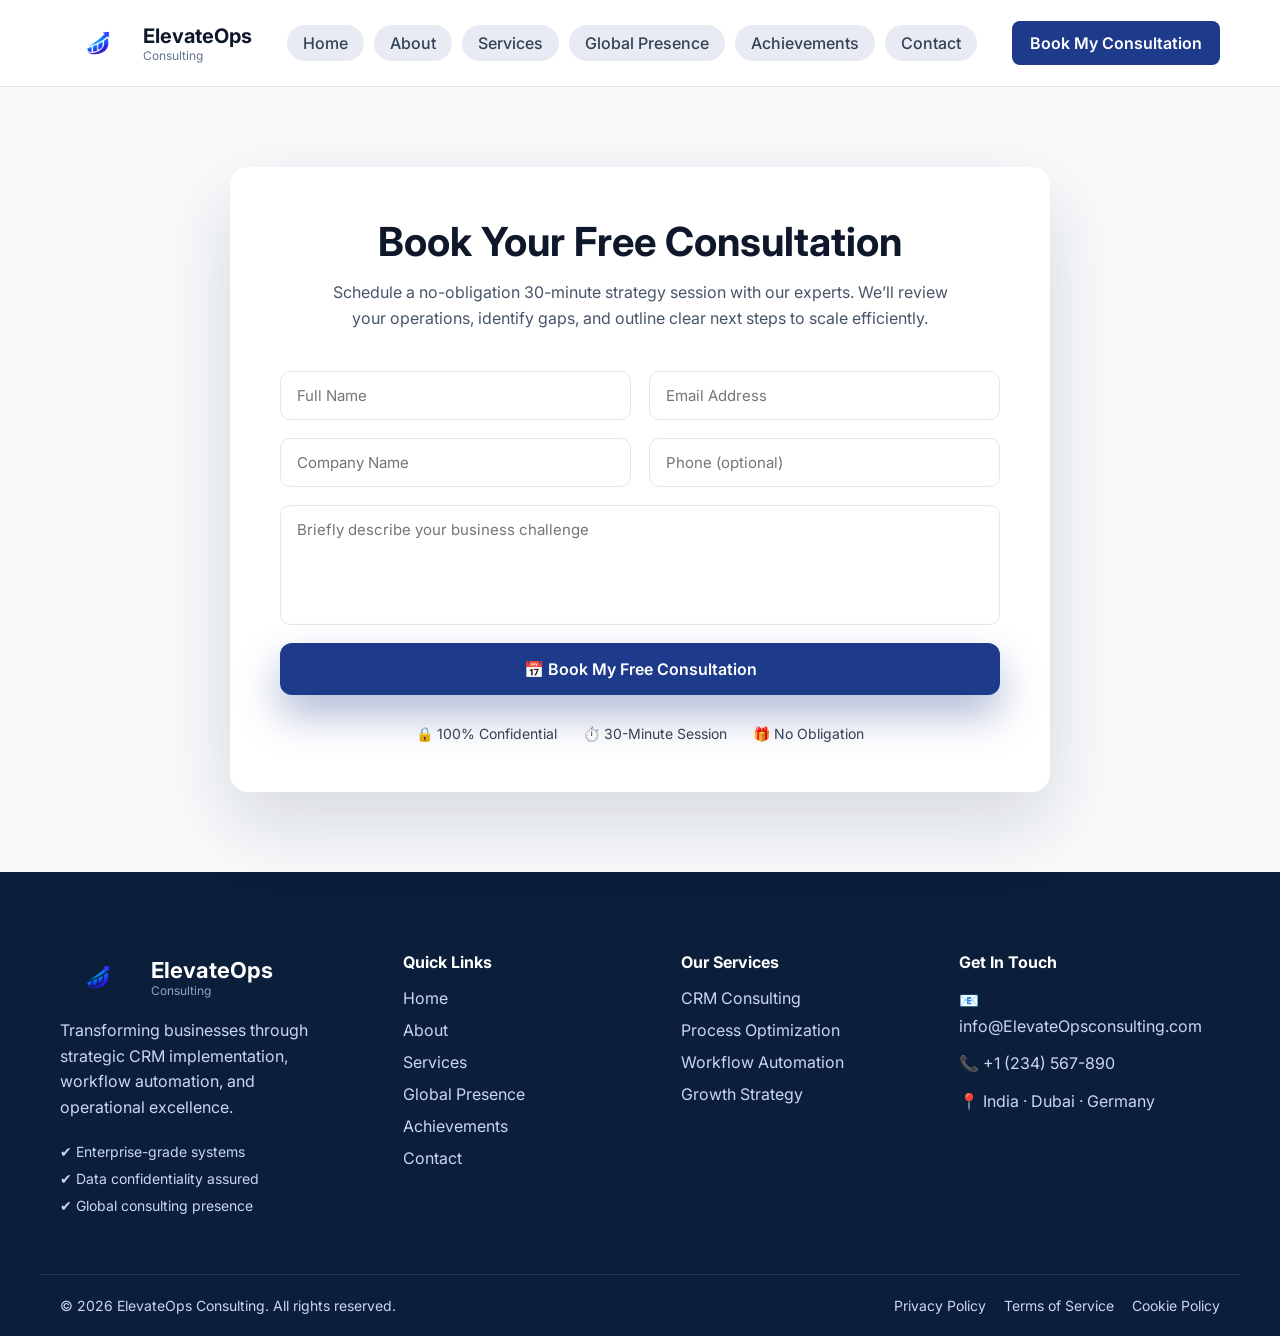
<file: assets/book-consultation.html>
<!doctype html>
<html lang="en">
  <head>
    <meta charset="UTF-8" />
    <meta name="viewport" content="width=device-width, initial-scale=1.0" />
    <title>Book a Free Consultation | ElevateOps</title>

    <link
      href="https://fonts.googleapis.com/css2?family=Inter:wght@400;500;600;700&display=swap"
      rel="stylesheet"
    />

    <style>
      * {
        margin: 0;
        padding: 0;
        box-sizing: border-box;
        font-family: "Inter", sans-serif;
      }

      body {
        background: #f8fafc;
        color: #0f172a;
      }
      /* NAVBAR */
      .navbar {
        background: #ffffff;
        border-bottom: 1px solid #e5e7eb;
      }

      .navbar__container {
        max-width: 1200px;
        margin: auto;
        padding: 18px 20px;
        display: flex;
        align-items: center;
        justify-content: space-between;
      }

      .logo {
        display: flex;
        align-items: center;
        font-weight: 700;
        font-size: 20px;
      }

      .logo-icon {
        color: #2563eb;
        margin-right: 8px;
      }

      .logo-icon img {
        height: 50px;
        width: auto;
        display: block;
      }
      .logo small {
        display: block;
        font-weight: 400;
        font-size: 12px;
        color: #64748b;
      }

      .navbar__menu {
        display: flex;
        list-style: none;
        gap: 10px;
      }

      .navbar__menu a {
        text-decoration: none;
        color: #334155;
        font-weight: 500;

        padding: 8px 16px;
        border-radius: 999px;
        background: rgba(30, 58, 138, 0.1);

        transition: all 0.25s ease;
      }

      .btn {
        padding: 12px 18px;
        border-radius: 8px;
        text-decoration: none;
        font-weight: 600;
      }

      .btn-primary {
        background: #1e3a8a;
        color: #fff;
        transition:
          transform 0.25s ease,
          box-shadow 0.25s ease;
      }
      .btn-primary:hover {
        transform: translateY(-3px);
        box-shadow: 0 12px 28px rgba(30, 58, 138, 0.35);
      }
      /* POP-UP HOVER EFFECT (shared) */
      .pop-hover {
        transition:
          transform 0.25s ease,
          box-shadow 0.25s ease;
      }

      .pop-hover:hover {
        transform: translateY(-4px);
        box-shadow:
          0 22px 50px rgba(0, 0, 0, 0.45),
          0 8px 20px rgba(0, 0, 0, 0.25);
      }

      .consultation {
        min-height: 80vh;
        display: flex;
        align-items: center;
        justify-content: center;
        padding: 80px 20px;
      }

      .consultation-box {
        max-width: 820px;
        width: 100%;
        background: #ffffff;
        padding: 50px;
        border-radius: 18px;
        box-shadow: 0 30px 80px rgba(15, 23, 42, 0.15);
        text-align: center;
      }

      .consultation-box h1 {
        font-size: 40px;
        margin-bottom: 14px;
      }

      .consultation-box p {
        color: #475569;
        max-width: 620px;
        margin: 0 auto 40px;
        line-height: 1.6;
      }

      form {
        display: grid;
        grid-template-columns: 1fr 1fr;
        gap: 18px;
        margin-bottom: 30px;
      }

      form input,
      form textarea {
        width: 100%;
        padding: 14px 16px;
        border-radius: 10px;
        border: 1px solid #e5e7eb;
        font-size: 15px;
      }

      form textarea {
        grid-column: span 2;
        resize: none;
        height: 120px;
      }

      .submit-btn {
        grid-column: span 2;
        background: #1e3a8a;
        color: #ffffff;
        padding: 16px;
        border-radius: 12px;
        border: none;
        font-size: 16px;
        font-weight: 600;
        cursor: pointer;
        transition:
          transform 0.25s ease,
          box-shadow 0.25s ease;
        box-shadow: 0 20px 40px rgba(30, 58, 138, 0.35);
      }

      .submit-btn:hover {
        transform: translateY(-4px);
        box-shadow: 0 28px 60px rgba(30, 58, 138, 0.5);
      }

      .trust {
        display: flex;
        justify-content: center;
        gap: 26px;
        flex-wrap: wrap;
        font-size: 14px;
        color: #334155;
      }

      .trust span {
        display: flex;
        align-items: center;
        gap: 6px;
      }

      @media (max-width: 700px) {
        form {
          grid-template-columns: 1fr;
        }

        form textarea,
        .submit-btn {
          grid-column: span 1;
        }

        .consultation-box {
          padding: 36px 26px;
        }
      }
      /* FOOTER */
      .footer {
        background: #0b1f3a;
        color: #cbd5f5;
        padding-top: 80px;
      }

      .footer__container {
        max-width: 1200px;
        margin: auto;
        padding: 0 20px 60px;
        display: grid;
        grid-template-columns: 1.3fr 1fr 1fr 1.2fr;
        gap: 60px;
      }

      /* BRAND */
      .footer__logo {
        display: flex;
        align-items: center;
        gap: 8px;
        font-size: 22px;
        font-weight: 700;
        color: #ffffff;
        margin-bottom: 16px;
      }

      .footer__logo small {
        display: block;
        font-size: 12px;
        font-weight: 400;
        color: #94a3b8;
      }

      .footer__brand p {
        max-width: 320px;
        margin-bottom: 22px;
        line-height: 1.6;
      }

      /* POINTS */
      .footer__trust {
        display: flex;
        flex-direction: column;
        gap: 10px;
        font-size: 14px;
        color: #cbd5f5;
        margin-top: 18px;
      }

      .footer__trust span {
        display: flex;
        align-items: center;
        gap: 8px;
      }

      /* COLUMNS */
      .footer__col h4 {
        color: #ffffff;
        margin-bottom: 16px;
      }

      .footer__col ul {
        list-style: none;
      }

      .footer__col li {
        margin-bottom: 12px;
      }

      .footer__col a {
        color: #cbd5f5;
        text-decoration: none;
      }

      .footer__contact li {
        line-height: 1.6;
      }

      /* BOTTOM BAR */
      .footer__bottom {
        border-top: 1px solid rgba(255, 255, 255, 0.1);
        padding: 22px 20px;
        display: flex;
        justify-content: space-between;
        align-items: center;
        max-width: 1200px;
        margin: auto;
        font-size: 14px;
      }

      .footer__legal {
        display: flex;
        gap: 18px;
      }

      .footer__legal a {
        color: #cbd5f5;
        text-decoration: none;
      }

      /* RESPONSIVE */
      @media (max-width: 900px) {
        .footer__container {
          grid-template-columns: 1fr;
          gap: 40px;
        }

        .footer__bottom {
          flex-direction: column;
          gap: 12px;
          text-align: center;
        }
      }
    </style>
  </head>

  <body>
    <!-- NAVBAR -->
    <nav class="navbar">
      <div class="navbar__container">
        <div class="logo">
          <span class="logo-icon">
            <img
              src="../images/ElevateOps-logo.png"
              alt="ElevateOps Consulting"
          /></span>
          <span class="logo-text">ElevateOps <small>Consulting</small></span>
        </div>

        <ul class="navbar__menu">
          <li><a href="/index.html">Home</a></li>
          <li><a href="/assets/about.html">About</a></li>
          <li><a href="/assets/services.html">Services</a></li>
          <li><a href="/assets/global-presence.html">Global Presence</a></li>
          <li><a href="/assets/achievements.html">Achievements</a></li>
          <li><a href="/assets/contacts.html">Contact</a></li>
        </ul>

        <a href="/assets/book-consultation.html" class="btn btn-primary"
          >Book My Consultation</a
        >
      </div>
    </nav>
    <section class="consultation">
      <div class="consultation-box">
        <h1>Book Your Free Consultation</h1>

        <p>
          Schedule a no-obligation 30-minute strategy session with our experts.
          We’ll review your operations, identify gaps, and outline clear next
          steps to scale efficiently.
        </p>

        <form>
          <input type="text" placeholder="Full Name" required />
          <input type="email" placeholder="Email Address" required />
          <input type="text" placeholder="Company Name" />
          <input type="text" placeholder="Phone (optional)" />
          <textarea
            placeholder="Briefly describe your business challenge"
          ></textarea>
          <button class="submit-btn">📅 Book My Free Consultation</button>
        </form>

        <div class="trust">
          <span>🔒 100% Confidential</span>
          <span>⏱️ 30-Minute Session</span>
          <span>🎁 No Obligation</span>
        </div>
      </div>
    </section>

    <!-- FOOTER -->
    <footer class="footer">
      <div class="footer__container">
        <!-- BRAND -->
        <div class="footer__brand">
          <div class="footer__logo">
            <span class="logo-icon"
              ><img src="../images/ElevateOps-logo.png" alt="logo"
            /></span>
            <span class="logo-text">ElevateOps <small>Consulting</small></span>
          </div>

          <p>
            Transforming businesses through strategic CRM implementation,
            workflow automation, and operational excellence.
          </p>

          <div class="footer__trust">
            <span>✔ Enterprise-grade systems</span>
            <span>✔ Data confidentiality assured</span>
            <span>✔ Global consulting presence</span>
          </div>
        </div>

        <!-- QUICK LINKS -->
        <div class="footer__col">
          <h4>Quick Links</h4>
          <ul>
            <li><a href="../../index.html">Home</a></li>
            <li><a href="about.html">About</a></li>
            <li><a href="services.html">Services</a></li>
            <li><a href="global-presence.html">Global Presence</a></li>
            <li><a href="achievements.html">Achievements</a></li>
            <li><a href="contacts.html">Contact</a></li>
          </ul>
        </div>

        <!-- SERVICES -->
        <div class="footer__col">
          <h4>Our Services</h4>
          <ul>
            <li><a href="services.html">CRM Consulting</a></li>
            <li><a href="services.html">Process Optimization</a></li>
            <li><a href="services.html">Workflow Automation</a></li>
            <li><a href="services.html">Growth Strategy</a></li>
          </ul>
        </div>

        <!-- CONTACT -->
        <div class="footer__col">
          <h4>Get In Touch</h4>
          <ul class="footer__contact">
            <li>📧 info@ElevateOpsconsulting.com</li>
            <li>📞 +1 (234) 567-890</li>
            <li>📍 India · Dubai · Germany<br /></li>
          </ul>
        </div>
      </div>

      <!-- BOTTOM BAR -->
      <div class="footer__bottom">
        <p>© 2026 ElevateOps Consulting. All rights reserved.</p>
        <div class="footer__legal">
          <a href="privacy-policy.html">Privacy Policy</a>
          <a href="terms-of-service.html">Terms of Service</a>
          <a href="cookie-policy.html">Cookie Policy</a>
        </div>
      </div>
    </footer>
  </body>
</html>
</file>
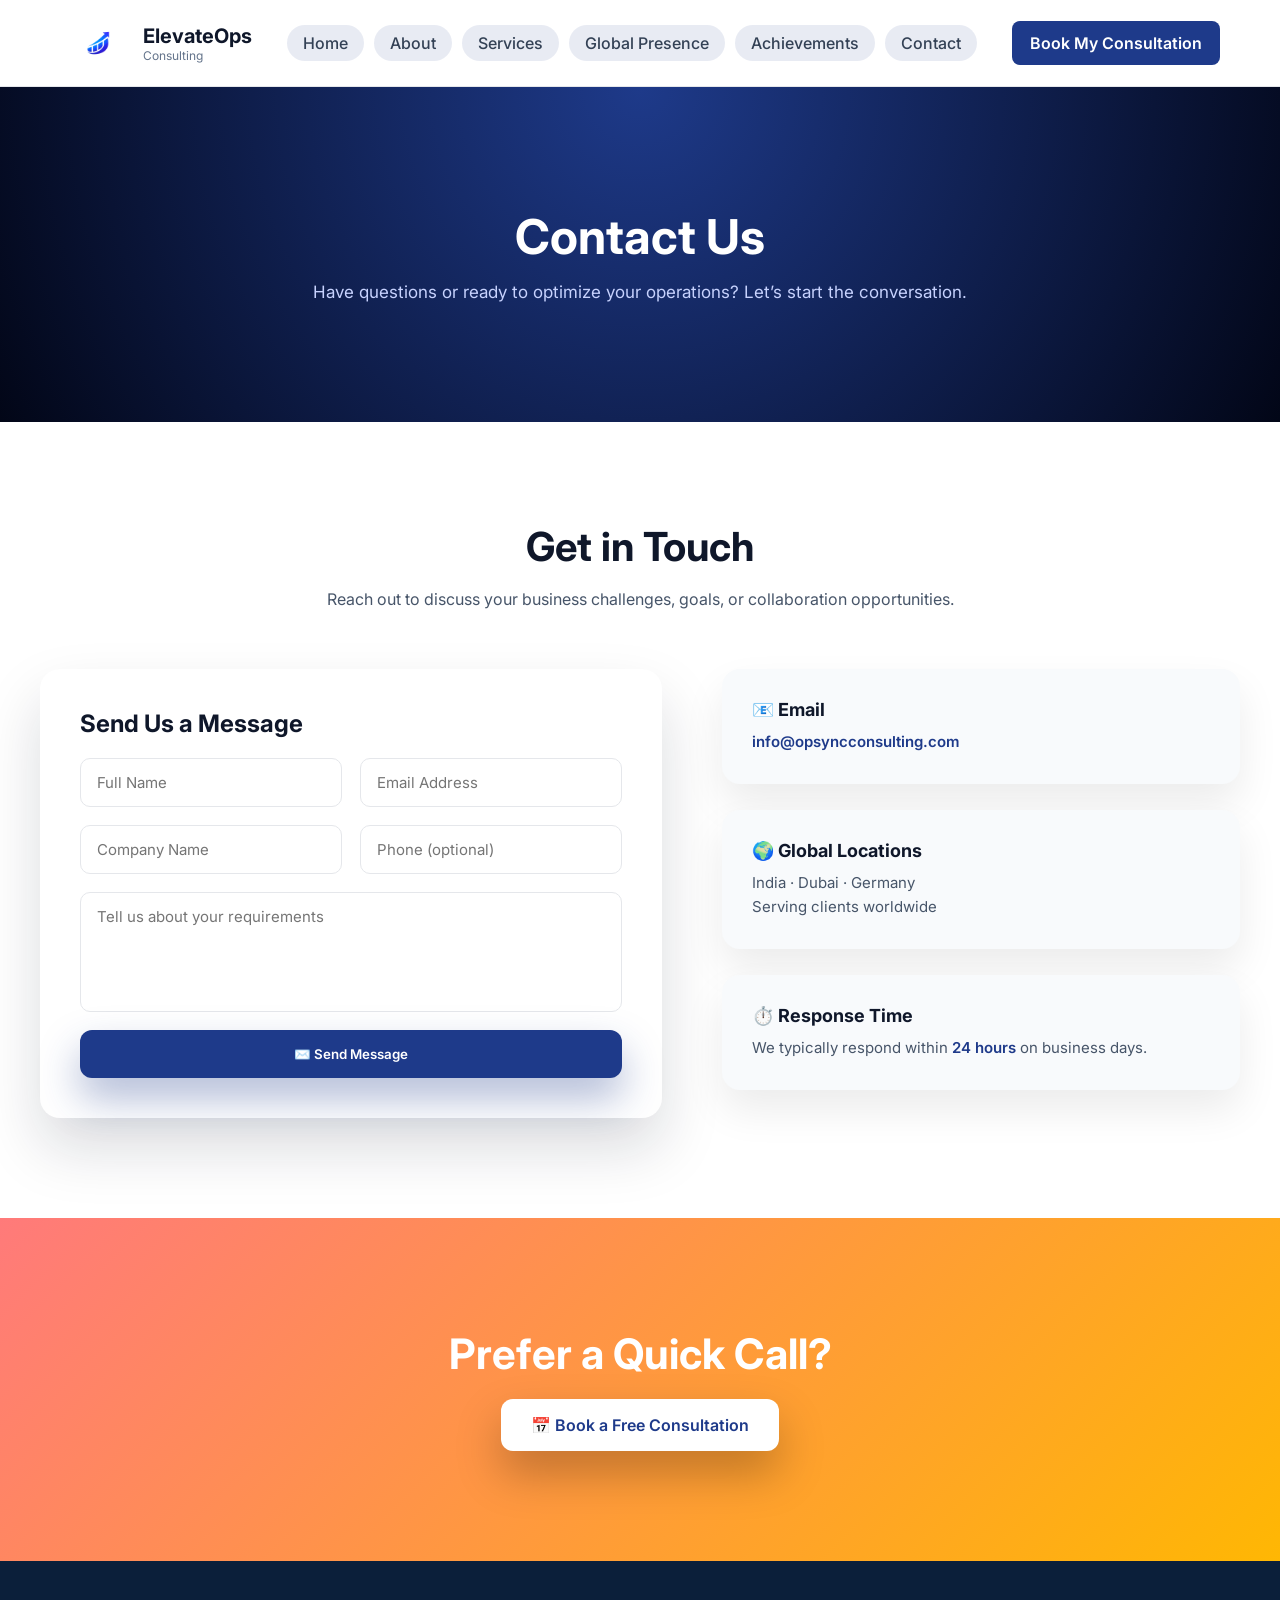
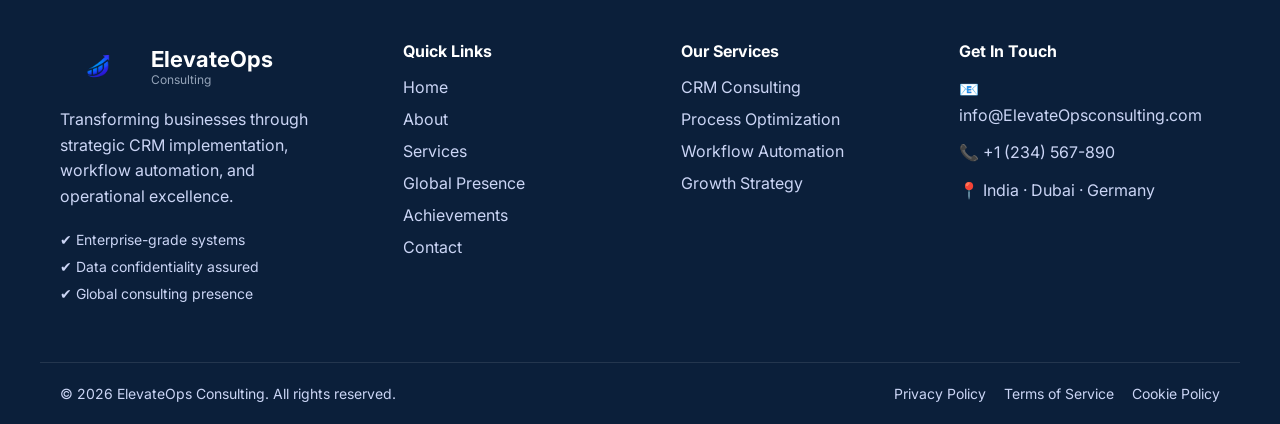
<file: assets/contacts.html>
<!doctype html>
<html lang="en">
  <head>
    <meta charset="UTF-8" />
    <meta name="viewport" content="width=device-width, initial-scale=1.0" />
    <title>Contact Us | Opsync Consulting</title>

    <link
      href="https://fonts.googleapis.com/css2?family=Inter:wght@400;500;600;700;800&display=swap"
      rel="stylesheet"
    />

    <style>
      * {
        margin: 0;
        padding: 0;
        box-sizing: border-box;
        font-family: "Inter", sans-serif;
      }

      body {
        background: #ffffff;
        color: #0f172a;
      }
      /* NAVBAR */
      .navbar {
        background: #ffffff;
        border-bottom: 1px solid #e5e7eb;
      }

      .navbar__container {
        max-width: 1200px;
        margin: auto;
        padding: 18px 20px;
        display: flex;
        align-items: center;
        justify-content: space-between;
      }

      .logo {
        display: flex;
        align-items: center;
        font-weight: 700;
        font-size: 20px;
      }

      .logo-icon {
        color: #2563eb;
        margin-right: 8px;
      }

      .logo-icon img {
        height: 50px;
        width: auto;
        display: block;
      }
      .logo small {
        display: block;
        font-weight: 400;
        font-size: 12px;
        color: #64748b;
      }

      .navbar__menu {
        display: flex;
        list-style: none;
        gap: 10px;
      }

      .navbar__menu a {
        text-decoration: none;
        color: #334155;
        font-weight: 500;

        padding: 8px 16px;
        border-radius: 999px;
        background: rgba(30, 58, 138, 0.1);

        transition: all 0.25s ease;
      }

      .btn {
        padding: 12px 18px;
        border-radius: 8px;
        text-decoration: none;
        font-weight: 600;
      }

      .btn-primary {
        background: #1e3a8a;
        color: #fff;
        transition:
          transform 0.25s ease,
          box-shadow 0.25s ease;
      }
      .btn-primary:hover {
        transform: translateY(-3px);
        box-shadow: 0 12px 28px rgba(30, 58, 138, 0.35);
      }
      /* POP-UP HOVER EFFECT (shared) */
      .pop-hover {
        transition:
          transform 0.25s ease,
          box-shadow 0.25s ease;
      }

      .pop-hover:hover {
        transform: translateY(-4px);
        box-shadow:
          0 22px 50px rgba(0, 0, 0, 0.45),
          0 8px 20px rgba(0, 0, 0, 0.25);
      }
      /* HERO */
      .contact-hero {
        background: radial-gradient(circle at top, #1e3a8a, #020617);
        color: #ffffff;
        padding: 120px 20px;
        text-align: center;
      }

      .contact-hero h1 {
        font-size: 48px;
        margin-bottom: 16px;
      }

      .contact-hero p {
        max-width: 720px;
        margin: auto;
        color: #c7d2fe;
        font-size: 17px;
      }

      /* SECTION */
      .section {
        padding: 100px 20px;
      }

      .container {
        max-width: 1200px;
        margin: auto;
      }

      .section h2 {
        font-size: 40px;
        margin-bottom: 18px;
        text-align: center;
      }

      .section-sub {
        max-width: 650px;
        margin: 0 auto 60px;
        text-align: center;
        color: #475569;
      }

      /* CONTACT GRID */
      .contact-grid {
        display: grid;
        grid-template-columns: 1.2fr 1fr;
        gap: 60px;
      }

      /* FORM */
      .contact-form {
        background: #ffffff;
        padding: 40px;
        border-radius: 20px;
        box-shadow: 0 30px 60px rgba(15, 23, 42, 0.15);
      }

      .contact-form h3 {
        margin-bottom: 20px;
        font-size: 24px;
      }

      form {
        display: grid;
        grid-template-columns: 1fr 1fr;
        gap: 18px;
      }

      input,
      textarea {
        padding: 14px 16px;
        border-radius: 10px;
        border: 1px solid #e5e7eb;
        font-size: 15px;
        width: 100%;
      }

      textarea {
        grid-column: span 2;
        resize: none;
        height: 120px;
      }

      .submit-btn {
        grid-column: span 2;
        background: #1e3a8a;
        color: #ffffff;
        padding: 16px;
        border-radius: 12px;
        font-weight: 600;
        border: none;
        cursor: pointer;
        transition:
          transform 0.25s ease,
          box-shadow 0.25s ease;
        box-shadow: 0 20px 40px rgba(30, 58, 138, 0.35);
      }

      .submit-btn:hover {
        transform: translateY(-4px);
        box-shadow: 0 30px 60px rgba(30, 58, 138, 0.5);
      }

      /* INFO */
      .contact-info {
        display: flex;
        flex-direction: column;
        gap: 26px;
      }

      .info-card {
        background: #f8fafc;
        padding: 30px;
        border-radius: 18px;
        box-shadow: 0 20px 40px rgba(0, 0, 0, 0.08);
      }

      .info-card h4 {
        margin-bottom: 10px;
        font-size: 18px;
      }

      .info-card p {
        color: #475569;
        font-size: 15px;
        line-height: 1.6;
      }

      .info-card span {
        font-weight: 600;
        color: #1e3a8a;
      }

      /* CTA */
      .contact-cta {
        background: linear-gradient(135deg, #ff7a7a, #ffb703);
        text-align: center;
        padding: 110px 20px;
        color: #ffffff;
      }

      .contact-cta h2 {
        font-size: 42px;
        margin-bottom: 20px;
      }

      .cta-btn {
        display: inline-block;
        background: #ffffff;
        color: #1e3a8a;
        padding: 16px 30px;
        border-radius: 12px;
        font-weight: 600;
        text-decoration: none;
        box-shadow: 0 22px 45px rgba(0, 0, 0, 0.25);
        transition:
          transform 0.25s ease,
          box-shadow 0.25s ease;
      }

      .cta-btn:hover {
        transform: translateY(-4px);
        box-shadow: 0 32px 70px rgba(0, 0, 0, 0.4);
      }

      @media (max-width: 900px) {
        .contact-grid {
          grid-template-columns: 1fr;
        }

        form {
          grid-template-columns: 1fr;
        }

        textarea,
        .submit-btn {
          grid-column: span 1;
        }
      }
      /* FOOTER */
      .footer {
        background: #0b1f3a;
        color: #cbd5f5;
        padding-top: 80px;
      }

      .footer__container {
        max-width: 1200px;
        margin: auto;
        padding: 0 20px 60px;
        display: grid;
        grid-template-columns: 1.3fr 1fr 1fr 1.2fr;
        gap: 60px;
      }

      /* BRAND */
      .footer__logo {
        display: flex;
        align-items: center;
        gap: 8px;
        font-size: 22px;
        font-weight: 700;
        color: #ffffff;
        margin-bottom: 16px;
      }

      .footer__logo small {
        display: block;
        font-size: 12px;
        font-weight: 400;
        color: #94a3b8;
      }

      .footer__brand p {
        max-width: 320px;
        margin-bottom: 22px;
        line-height: 1.6;
      }

      /* POINTS */
      .footer__trust {
        display: flex;
        flex-direction: column;
        gap: 10px;
        font-size: 14px;
        color: #cbd5f5;
        margin-top: 18px;
      }

      .footer__trust span {
        display: flex;
        align-items: center;
        gap: 8px;
      }

      /* COLUMNS */
      .footer__col h4 {
        color: #ffffff;
        margin-bottom: 16px;
      }

      .footer__col ul {
        list-style: none;
      }

      .footer__col li {
        margin-bottom: 12px;
      }

      .footer__col a {
        color: #cbd5f5;
        text-decoration: none;
      }

      .footer__contact li {
        line-height: 1.6;
      }

      /* BOTTOM BAR */
      .footer__bottom {
        border-top: 1px solid rgba(255, 255, 255, 0.1);
        padding: 22px 20px;
        display: flex;
        justify-content: space-between;
        align-items: center;
        max-width: 1200px;
        margin: auto;
        font-size: 14px;
      }

      .footer__legal {
        display: flex;
        gap: 18px;
      }

      .footer__legal a {
        color: #cbd5f5;
        text-decoration: none;
      }

      /* RESPONSIVE */
      @media (max-width: 900px) {
        .footer__container {
          grid-template-columns: 1fr;
          gap: 40px;
        }

        .footer__bottom {
          flex-direction: column;
          gap: 12px;
          text-align: center;
        }
      }
      .logo-icon img {
        height: 50px;
        width: auto;
        display: block;
      }
    </style>
  </head>

  <body>
    <!-- NAVBAR -->
    <nav class="navbar">
      <div class="navbar__container">
        <div class="logo">
          <span class="logo-icon">
            <img
              src="../images/ElevateOps-logo.png"
              alt="ElevateOps Consulting"
          /></span>
          <span class="logo-text">ElevateOps <small>Consulting</small></span>
        </div>

        <ul class="navbar__menu">
          <li><a href="/index.html">Home</a></li>
          <li><a href="/assets/about.html">About</a></li>
          <li><a href="/assets/services.html">Services</a></li>
          <li><a href="/assets/global-presence.html">Global Presence</a></li>
          <li><a href="/assets/achievements.html">Achievements</a></li>
          <li><a href="/assets/contacts.html">Contact</a></li>
        </ul>

        <a href="/assets/book-consultation.html" class="btn btn-primary"
          >Book My Consultation</a
        >
      </div>
    </nav>
    <!-- HERO -->
    <section class="contact-hero">
      <h1>Contact Us</h1>
      <p>
        Have questions or ready to optimize your operations? Let’s start the
        conversation.
      </p>
    </section>

    <!-- CONTACT -->
    <section class="section">
      <div class="container">
        <h2>Get in Touch</h2>
        <p class="section-sub">
          Reach out to discuss your business challenges, goals, or collaboration
          opportunities.
        </p>

        <div class="contact-grid">
          <!-- FORM -->
          <div class="contact-form">
            <h3>Send Us a Message</h3>

            <form>
              <input type="text" placeholder="Full Name" required />
              <input type="email" placeholder="Email Address" required />
              <input type="text" placeholder="Company Name" />
              <input type="text" placeholder="Phone (optional)" />
              <textarea
                placeholder="Tell us about your requirements"
              ></textarea>
              <button class="submit-btn">✉️ Send Message</button>
            </form>
          </div>

          <!-- INFO -->
          <div class="contact-info">
            <div class="info-card">
              <h4>📧 Email</h4>
              <p><span>info@opsyncconsulting.com</span></p>
            </div>

            <div class="info-card">
              <h4>🌍 Global Locations</h4>
              <p>
                India · Dubai · Germany<br />
                Serving clients worldwide
              </p>
            </div>

            <div class="info-card">
              <h4>⏱️ Response Time</h4>
              <p>
                We typically respond within <span>24 hours</span> on business
                days.
              </p>
            </div>
          </div>
        </div>
      </div>
    </section>

    <!-- CTA -->
    <section class="contact-cta">
      <h2>Prefer a Quick Call?</h2>
      <a href="book-consultation.html" class="cta-btn">
        📅 Book a Free Consultation
      </a>
    </section>

    <!-- FOOTER -->
    <footer class="footer">
      <div class="footer__container">
        <!-- BRAND -->
        <div class="footer__brand">
          <div class="footer__logo">
            <span class="logo-icon"
              ><img src="../images/ElevateOps-logo.png" alt="logo"
            /></span>
            <span class="logo-text">ElevateOps <small>Consulting</small></span>
          </div>

          <p>
            Transforming businesses through strategic CRM implementation,
            workflow automation, and operational excellence.
          </p>

          <div class="footer__trust">
            <span>✔ Enterprise-grade systems</span>
            <span>✔ Data confidentiality assured</span>
            <span>✔ Global consulting presence</span>
          </div>
        </div>

        <!-- QUICK LINKS -->
        <div class="footer__col">
          <h4>Quick Links</h4>
          <ul>
            <li><a href="../../index.html">Home</a></li>
            <li><a href="about.html">About</a></li>
            <li><a href="services.html">Services</a></li>
            <li><a href="global-presence.html">Global Presence</a></li>
            <li><a href="achievements.html">Achievements</a></li>
            <li><a href="contacts.html">Contact</a></li>
          </ul>
        </div>

        <!-- SERVICES -->
        <div class="footer__col">
          <h4>Our Services</h4>
          <ul>
            <li><a href="services.html">CRM Consulting</a></li>
            <li><a href="services.html">Process Optimization</a></li>
            <li><a href="services.html">Workflow Automation</a></li>
            <li><a href="services.html">Growth Strategy</a></li>
          </ul>
        </div>

        <!-- CONTACT -->
        <div class="footer__col">
          <h4>Get In Touch</h4>
          <ul class="footer__contact">
            <li>📧 info@ElevateOpsconsulting.com</li>
            <li>📞 +1 (234) 567-890</li>
            <li>📍 India · Dubai · Germany<br /></li>
          </ul>
        </div>
      </div>

      <!-- BOTTOM BAR -->
      <div class="footer__bottom">
        <p>© 2026 ElevateOps Consulting. All rights reserved.</p>
        <div class="footer__legal">
          <a href="privacy-policy.html">Privacy Policy</a>
          <a href="terms-of-service.html">Terms of Service</a>
          <a href="cookie-policy.html">Cookie Policy</a>
        </div>
      </div>
    </footer>
  </body>
</html>
</file>
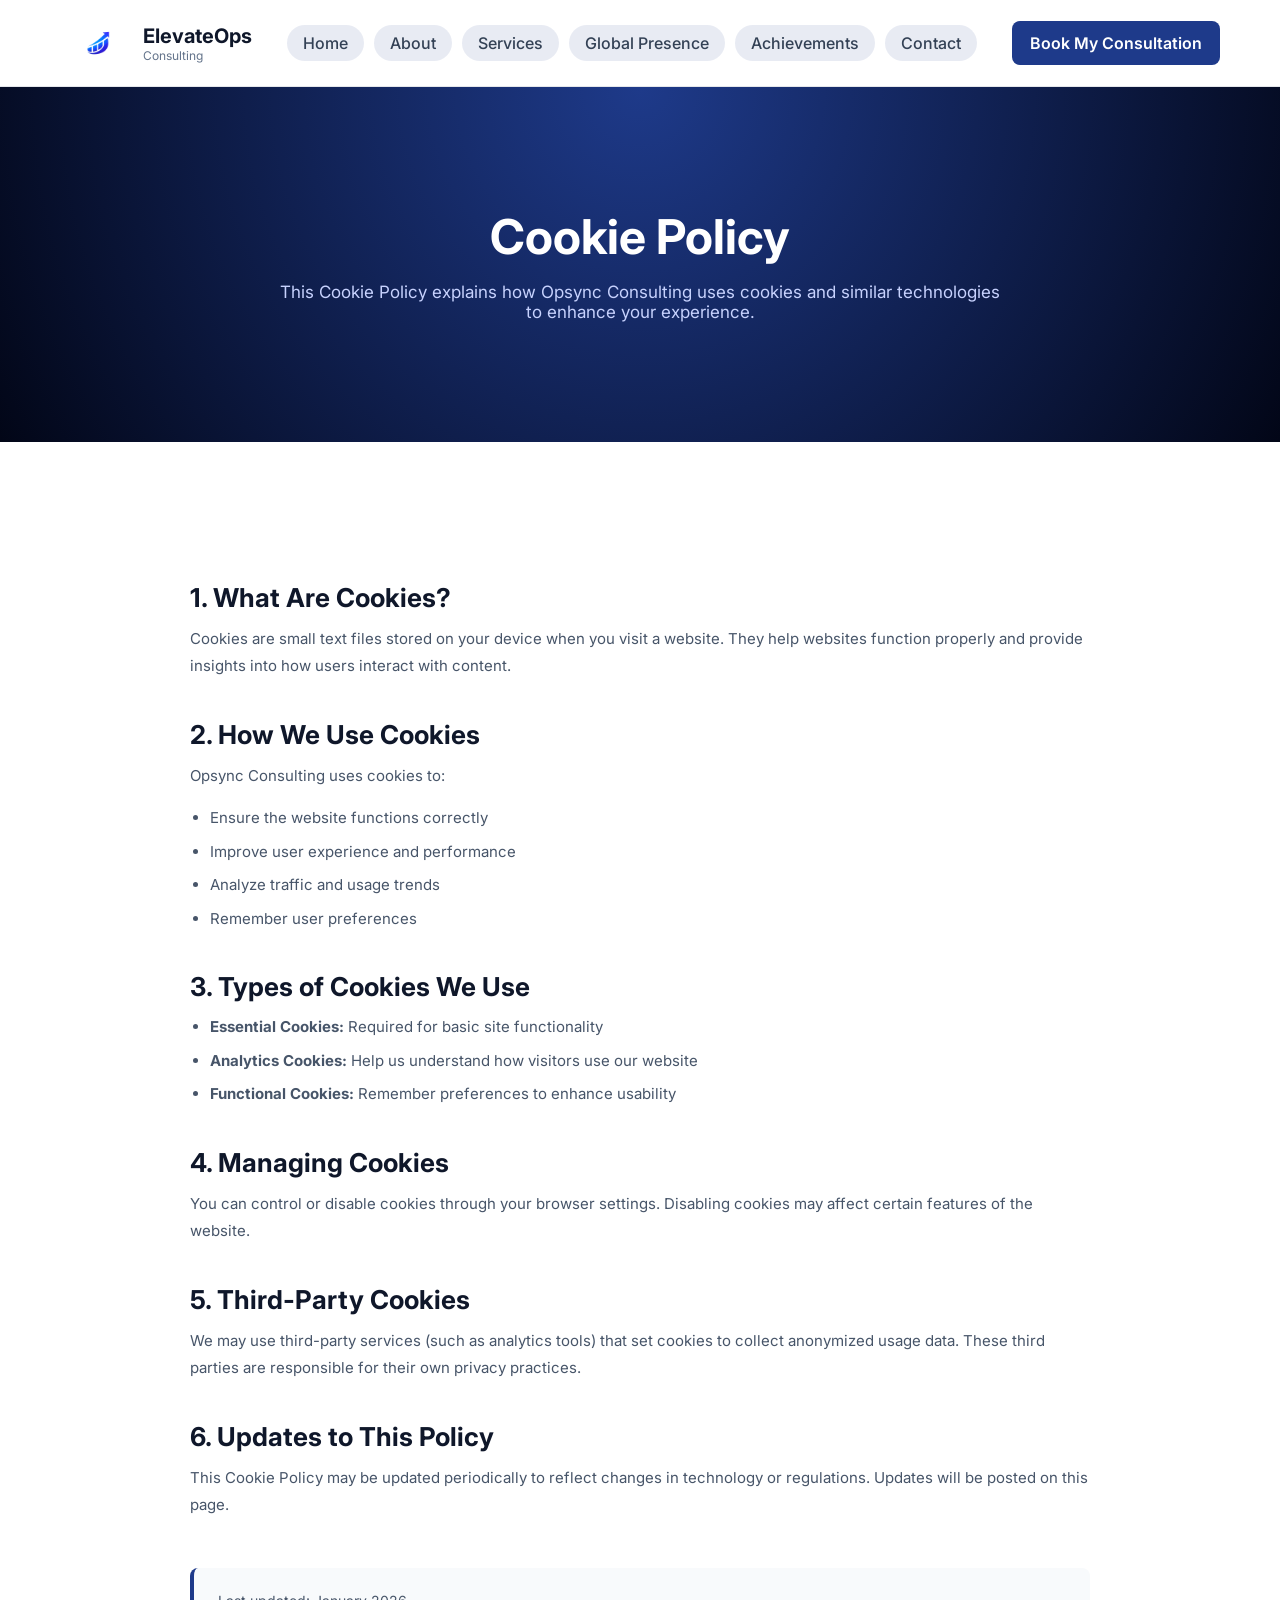
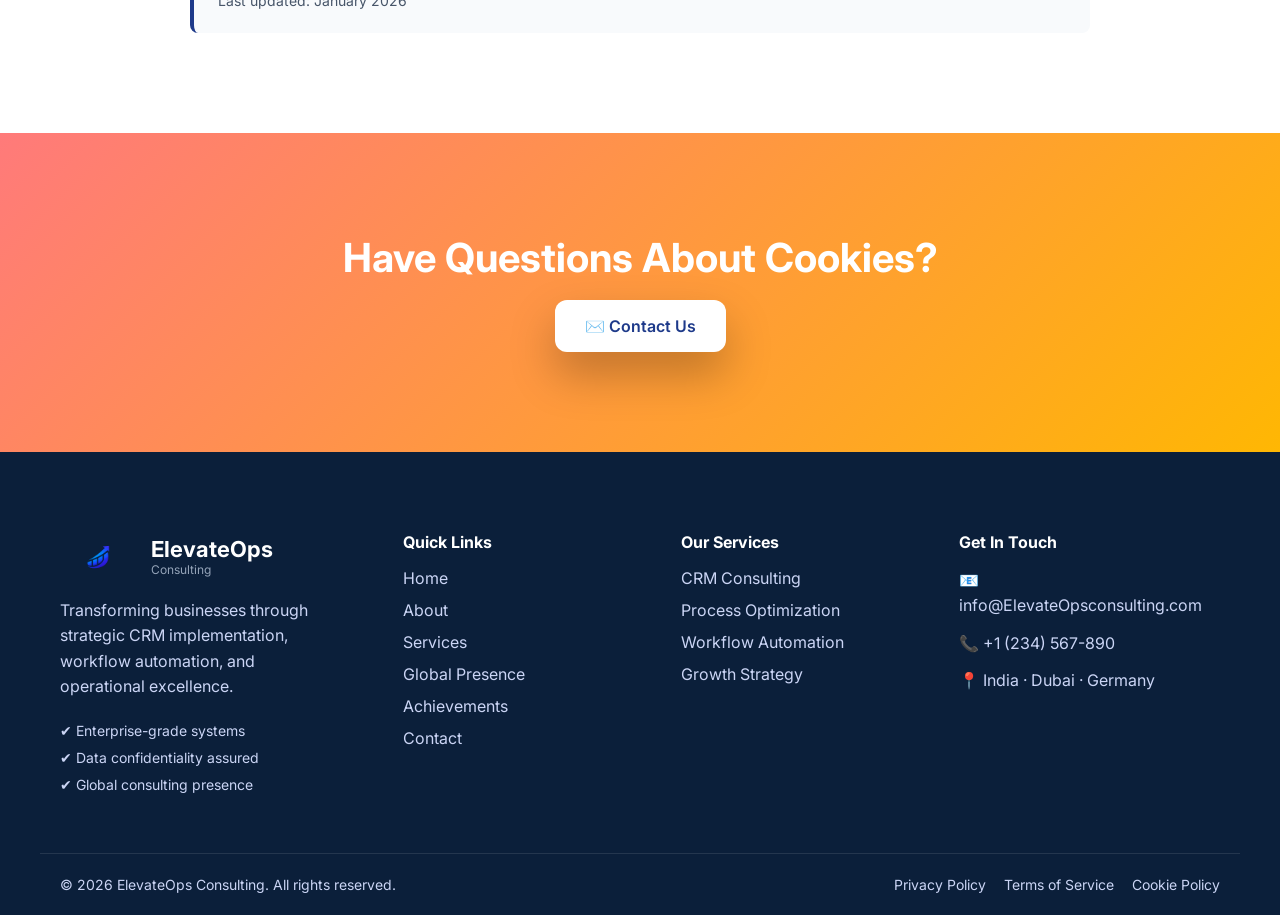
<file: assets/cookie-policy.html>
<!doctype html>
<html lang="en">
  <head>
    <meta charset="UTF-8" />
    <meta name="viewport" content="width=device-width, initial-scale=1.0" />
    <title>Cookie Policy | Opsync Consulting</title>

    <link
      href="https://fonts.googleapis.com/css2?family=Inter:wght@400;500;600;700;800&display=swap"
      rel="stylesheet"
    />

    <style>
      * {
        margin: 0;
        padding: 0;
        box-sizing: border-box;
        font-family: "Inter", sans-serif;
      }

      body {
        background: #ffffff;
        color: #0f172a;
      }
      /* NAVBAR */
      .navbar {
        background: #ffffff;
        border-bottom: 1px solid #e5e7eb;
      }

      .navbar__container {
        max-width: 1200px;
        margin: auto;
        padding: 18px 20px;
        display: flex;
        align-items: center;
        justify-content: space-between;
      }

      .logo {
        display: flex;
        align-items: center;
        font-weight: 700;
        font-size: 20px;
      }

      .logo-icon {
        color: #2563eb;
        margin-right: 8px;
      }

      .logo-icon img {
        height: 50px;
        width: auto;
        display: block;
      }
      .logo small {
        display: block;
        font-weight: 400;
        font-size: 12px;
        color: #64748b;
      }

      .navbar__menu {
        display: flex;
        list-style: none;
        gap: 10px;
      }

      .navbar__menu a {
        text-decoration: none;
        color: #334155;
        font-weight: 500;

        padding: 8px 16px;
        border-radius: 999px;
        background: rgba(30, 58, 138, 0.1);

        transition: all 0.25s ease;
      }

      .btn {
        padding: 12px 18px;
        border-radius: 8px;
        text-decoration: none;
        font-weight: 600;
      }

      .btn-primary {
        background: #1e3a8a;
        color: #fff;
        transition:
          transform 0.25s ease,
          box-shadow 0.25s ease;
      }
      .btn-primary:hover {
        transform: translateY(-3px);
        box-shadow: 0 12px 28px rgba(30, 58, 138, 0.35);
      }
      /* POP-UP HOVER EFFECT (shared) */
      .pop-hover {
        transition:
          transform 0.25s ease,
          box-shadow 0.25s ease;
      }

      .pop-hover:hover {
        transform: translateY(-4px);
        box-shadow:
          0 22px 50px rgba(0, 0, 0, 0.45),
          0 8px 20px rgba(0, 0, 0, 0.25);
      }

      /* HERO */
      .cookie-hero {
        background: radial-gradient(circle at top, #1e3a8a, #020617);
        color: #ffffff;
        padding: 120px 20px;
        text-align: center;
      }

      .cookie-hero h1 {
        font-size: 48px;
        margin-bottom: 16px;
      }

      .cookie-hero p {
        max-width: 720px;
        margin: auto;
        color: #c7d2fe;
        font-size: 17px;
      }

      /* CONTENT */
      .section {
        padding: 100px 20px;
      }

      .container {
        max-width: 900px;
        margin: auto;
      }

      .cookie-content h2 {
        font-size: 26px;
        margin-top: 40px;
        margin-bottom: 12px;
      }

      .cookie-content p {
        color: #475569;
        line-height: 1.8;
        margin-bottom: 16px;
        font-size: 15px;
      }

      .cookie-content ul {
        margin-left: 20px;
        margin-bottom: 20px;
        color: #475569;
        line-height: 1.7;
        font-size: 15px;
      }

      .cookie-content li {
        margin-bottom: 8px;
      }

      /* NOTE */
      .cookie-note {
        margin-top: 50px;
        padding: 24px;
        background: #f8fafc;
        border-left: 4px solid #1e3a8a;
        border-radius: 8px;
        font-size: 14px;
        color: #475569;
      }

      /* CTA */
      .cookie-cta {
        background: linear-gradient(135deg, #ff7a7a, #ffb703);
        text-align: center;
        padding: 100px 20px;
        color: #ffffff;
      }

      .cookie-cta h2 {
        font-size: 40px;
        margin-bottom: 18px;
      }

      .cta-btn {
        display: inline-block;
        background: #ffffff;
        color: #1e3a8a;
        padding: 16px 30px;
        border-radius: 12px;
        font-weight: 600;
        text-decoration: none;
        box-shadow: 0 22px 45px rgba(0, 0, 0, 0.25);
        transition:
          transform 0.25s ease,
          box-shadow 0.25s ease;
      }

      .cta-btn:hover {
        transform: translateY(-4px);
        box-shadow: 0 32px 70px rgba(0, 0, 0, 0.4);
      }
      /* FOOTER */
      .footer {
        background: #0b1f3a;
        color: #cbd5f5;
        padding-top: 80px;
      }

      .footer__container {
        max-width: 1200px;
        margin: auto;
        padding: 0 20px 60px;
        display: grid;
        grid-template-columns: 1.3fr 1fr 1fr 1.2fr;
        gap: 60px;
      }

      /* BRAND */
      .footer__logo {
        display: flex;
        align-items: center;
        gap: 8px;
        font-size: 22px;
        font-weight: 700;
        color: #ffffff;
        margin-bottom: 16px;
      }

      .footer__logo small {
        display: block;
        font-size: 12px;
        font-weight: 400;
        color: #94a3b8;
      }

      .footer__brand p {
        max-width: 320px;
        margin-bottom: 22px;
        line-height: 1.6;
      }

      /* POINTS */
      .footer__trust {
        display: flex;
        flex-direction: column;
        gap: 10px;
        font-size: 14px;
        color: #cbd5f5;
        margin-top: 18px;
      }

      .footer__trust span {
        display: flex;
        align-items: center;
        gap: 8px;
      }

      /* COLUMNS */
      .footer__col h4 {
        color: #ffffff;
        margin-bottom: 16px;
      }

      .footer__col ul {
        list-style: none;
      }

      .footer__col li {
        margin-bottom: 12px;
      }

      .footer__col a {
        color: #cbd5f5;
        text-decoration: none;
      }

      .footer__contact li {
        line-height: 1.6;
      }

      /* BOTTOM BAR */
      .footer__bottom {
        border-top: 1px solid rgba(255, 255, 255, 0.1);
        padding: 22px 20px;
        display: flex;
        justify-content: space-between;
        align-items: center;
        max-width: 1200px;
        margin: auto;
        font-size: 14px;
      }

      .footer__legal {
        display: flex;
        gap: 18px;
      }

      .footer__legal a {
        color: #cbd5f5;
        text-decoration: none;
      }

      /* RESPONSIVE */
      @media (max-width: 900px) {
        .footer__container {
          grid-template-columns: 1fr;
          gap: 40px;
        }

        .footer__bottom {
          flex-direction: column;
          gap: 12px;
          text-align: center;
        }
      }
      .logo-icon img {
        height: 50px;
        width: auto;
        display: block;
      }
    </style>
  </head>

  <body>
    <!-- NAVBAR -->
    <nav class="navbar">
      <div class="navbar__container">
        <div class="logo">
          <span class="logo-icon">
            <img
              src="../images/ElevateOps-logo.png"
              alt="ElevateOps Consulting"
          /></span>
          <span class="logo-text">ElevateOps <small>Consulting</small></span>
        </div>

        <ul class="navbar__menu">
          <li><a href="/index.html">Home</a></li>
          <li><a href="/assets/about.html">About</a></li>
          <li><a href="/assets/services.html">Services</a></li>
          <li><a href="/assets/global-presence.html">Global Presence</a></li>
          <li><a href="/assets/achievements.html">Achievements</a></li>
          <li><a href="/assets/contacts.html">Contact</a></li>
        </ul>

        <a href="/assets/book-consultation.html" class="btn btn-primary"
          >Book My Consultation</a
        >
      </div>
    </nav>
    <!-- HERO -->
    <section class="cookie-hero">
      <h1>Cookie Policy</h1>
      <p>
        This Cookie Policy explains how Opsync Consulting uses cookies and
        similar technologies to enhance your experience.
      </p>
    </section>

    <!-- CONTENT -->
    <section class="section">
      <div class="container cookie-content">
        <h2>1. What Are Cookies?</h2>
        <p>
          Cookies are small text files stored on your device when you visit a
          website. They help websites function properly and provide insights
          into how users interact with content.
        </p>

        <h2>2. How We Use Cookies</h2>
        <p>Opsync Consulting uses cookies to:</p>
        <ul>
          <li>Ensure the website functions correctly</li>
          <li>Improve user experience and performance</li>
          <li>Analyze traffic and usage trends</li>
          <li>Remember user preferences</li>
        </ul>

        <h2>3. Types of Cookies We Use</h2>
        <ul>
          <li>
            <strong>Essential Cookies:</strong> Required for basic site
            functionality
          </li>
          <li>
            <strong>Analytics Cookies:</strong> Help us understand how visitors
            use our website
          </li>
          <li>
            <strong>Functional Cookies:</strong> Remember preferences to enhance
            usability
          </li>
        </ul>

        <h2>4. Managing Cookies</h2>
        <p>
          You can control or disable cookies through your browser settings.
          Disabling cookies may affect certain features of the website.
        </p>

        <h2>5. Third-Party Cookies</h2>
        <p>
          We may use third-party services (such as analytics tools) that set
          cookies to collect anonymized usage data. These third parties are
          responsible for their own privacy practices.
        </p>

        <h2>6. Updates to This Policy</h2>
        <p>
          This Cookie Policy may be updated periodically to reflect changes in
          technology or regulations. Updates will be posted on this page.
        </p>

        <div class="cookie-note">Last updated: January 2026</div>
      </div>
    </section>

    <!-- CTA -->
    <section class="cookie-cta">
      <h2>Have Questions About Cookies?</h2>
      <a href="contact.html" class="cta-btn"> ✉️ Contact Us </a>
    </section>

    <!-- FOOTER -->
    <footer class="footer">
      <div class="footer__container">
        <!-- BRAND -->
        <div class="footer__brand">
          <div class="footer__logo">
            <span class="logo-icon"
              ><img src="../images/ElevateOps-logo.png" alt="logo"
            /></span>
            <span class="logo-text">ElevateOps <small>Consulting</small></span>
          </div>

          <p>
            Transforming businesses through strategic CRM implementation,
            workflow automation, and operational excellence.
          </p>

          <div class="footer__trust">
            <span>✔ Enterprise-grade systems</span>
            <span>✔ Data confidentiality assured</span>
            <span>✔ Global consulting presence</span>
          </div>
        </div>

        <!-- QUICK LINKS -->
        <div class="footer__col">
          <h4>Quick Links</h4>
          <ul>
            <li><a href="../../index.html">Home</a></li>
            <li><a href="about.html">About</a></li>
            <li><a href="services.html">Services</a></li>
            <li><a href="global-presence.html">Global Presence</a></li>
            <li><a href="achievements.html">Achievements</a></li>
            <li><a href="contacts.html">Contact</a></li>
          </ul>
        </div>

        <!-- SERVICES -->
        <div class="footer__col">
          <h4>Our Services</h4>
          <ul>
            <li><a href="services.html">CRM Consulting</a></li>
            <li><a href="services.html">Process Optimization</a></li>
            <li><a href="services.html">Workflow Automation</a></li>
            <li><a href="services.html">Growth Strategy</a></li>
          </ul>
        </div>

        <!-- CONTACT -->
        <div class="footer__col">
          <h4>Get In Touch</h4>
          <ul class="footer__contact">
            <li>📧 info@ElevateOpsconsulting.com</li>
            <li>📞 +1 (234) 567-890</li>
            <li>📍 India · Dubai · Germany<br /></li>
          </ul>
        </div>
      </div>

      <!-- BOTTOM BAR -->
      <div class="footer__bottom">
        <p>© 2026 ElevateOps Consulting. All rights reserved.</p>
        <div class="footer__legal">
          <a href="privacy-policy.html">Privacy Policy</a>
          <a href="terms-of-service.html">Terms of Service</a>
          <a href="cookie-policy.html">Cookie Policy</a>
        </div>
      </div>
    </footer>
  </body>
</html>
</file>
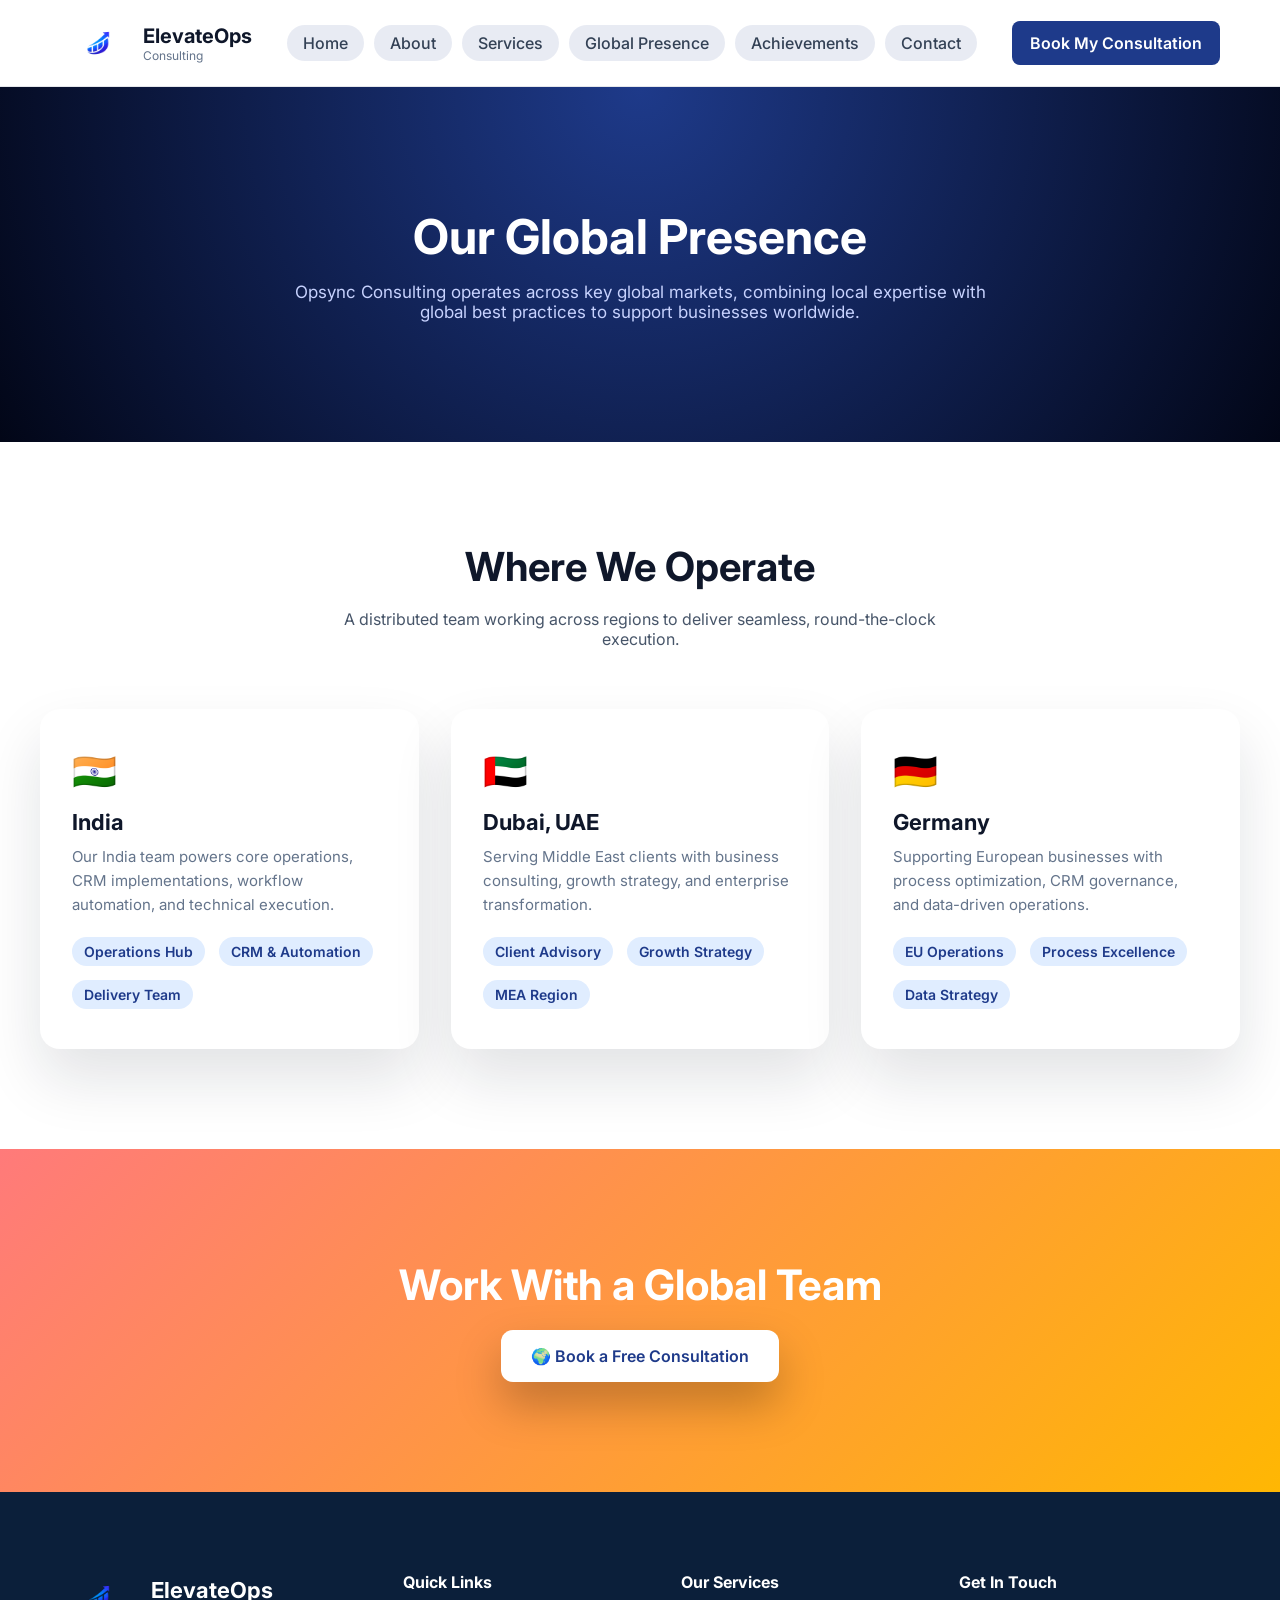
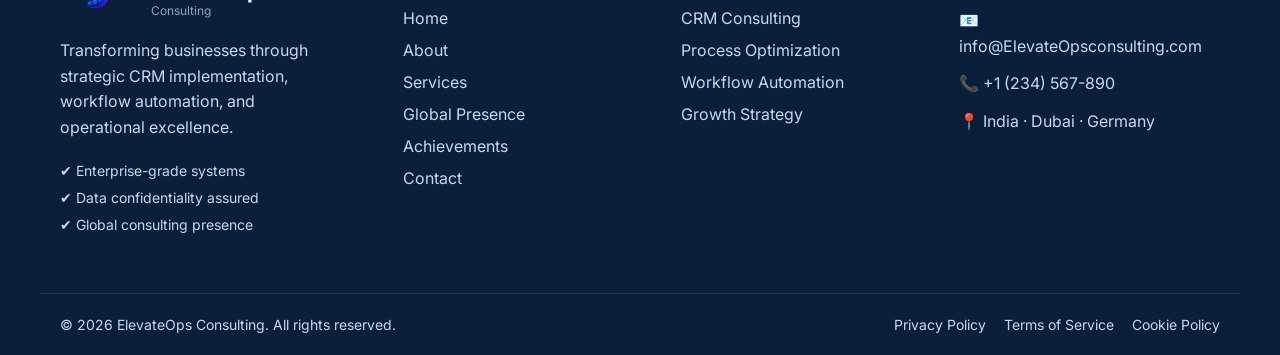
<file: assets/global-presence.html>
<!doctype html>
<html lang="en">
  <head>
    <meta charset="UTF-8" />
    <meta name="viewport" content="width=device-width, initial-scale=1.0" />
    <title>Global Presence | Opsync Consulting</title>

    <link
      href="https://fonts.googleapis.com/css2?family=Inter:wght@400;500;600;700;800&display=swap"
      rel="stylesheet"
    />

    <style>
      * {
        margin: 0;
        padding: 0;
        box-sizing: border-box;
        font-family: "Inter", sans-serif;
      }

      body {
        background: #ffffff;
        color: #0f172a;
      }
      /* NAVBAR */
      .navbar {
        background: #ffffff;
        border-bottom: 1px solid #e5e7eb;
      }

      .navbar__container {
        max-width: 1200px;
        margin: auto;
        padding: 18px 20px;
        display: flex;
        align-items: center;
        justify-content: space-between;
      }

      .logo {
        display: flex;
        align-items: center;
        font-weight: 700;
        font-size: 20px;
      }

      .logo-icon {
        color: #2563eb;
        margin-right: 8px;
      }

      .logo-icon img {
        height: 50px;
        width: auto;
        display: block;
      }
      .logo small {
        display: block;
        font-weight: 400;
        font-size: 12px;
        color: #64748b;
      }

      .navbar__menu {
        display: flex;
        list-style: none;
        gap: 10px;
      }

      .navbar__menu a {
        text-decoration: none;
        color: #334155;
        font-weight: 500;

        padding: 8px 16px;
        border-radius: 999px;
        background: rgba(30, 58, 138, 0.1);

        transition: all 0.25s ease;
      }

      .btn {
        padding: 12px 18px;
        border-radius: 8px;
        text-decoration: none;
        font-weight: 600;
      }

      .btn-primary {
        background: #1e3a8a;
        color: #fff;
        transition:
          transform 0.25s ease,
          box-shadow 0.25s ease;
      }
      .btn-primary:hover {
        transform: translateY(-3px);
        box-shadow: 0 12px 28px rgba(30, 58, 138, 0.35);
      }
      /* POP-UP HOVER EFFECT (shared) */
      .pop-hover {
        transition:
          transform 0.25s ease,
          box-shadow 0.25s ease;
      }

      .pop-hover:hover {
        transform: translateY(-4px);
        box-shadow:
          0 22px 50px rgba(0, 0, 0, 0.45),
          0 8px 20px rgba(0, 0, 0, 0.25);
      }

      /* HERO */
      .presence-hero {
        background: radial-gradient(circle at top, #1e3a8a, #020617);
        color: #ffffff;
        padding: 120px 20px;
        text-align: center;
      }

      .presence-hero h1 {
        font-size: 48px;
        margin-bottom: 16px;
      }

      .presence-hero p {
        max-width: 720px;
        margin: auto;
        color: #c7d2fe;
        font-size: 17px;
      }

      /* SECTION */
      .section {
        padding: 100px 20px;
      }

      .container {
        max-width: 1200px;
        margin: auto;
      }

      .section h2 {
        font-size: 40px;
        margin-bottom: 18px;
        text-align: center;
      }

      .section-sub {
        max-width: 650px;
        margin: 0 auto 60px;
        text-align: center;
        color: #475569;
      }

      /* GRID */
      .presence-grid {
        display: grid;
        grid-template-columns: repeat(auto-fit, minmax(300px, 1fr));
        gap: 32px;
      }

      .presence-card {
        background: #ffffff;
        padding: 40px 32px;
        border-radius: 20px;
        box-shadow: 0 30px 60px rgba(15, 23, 42, 0.12);
        transition:
          transform 0.3s ease,
          box-shadow 0.3s ease;
        position: relative;
        overflow: hidden;
      }

      .presence-card::before {
        content: "";
        position: absolute;
        inset: 0;
        background: linear-gradient(
          120deg,
          rgba(30, 58, 138, 0.08),
          transparent
        );
        opacity: 0;
        transition: opacity 0.3s ease;
      }

      .presence-card:hover {
        transform: translateY(-6px);
        box-shadow: 0 40px 80px rgba(15, 23, 42, 0.18);
      }

      .presence-card:hover::before {
        opacity: 1;
      }

      .flag {
        font-size: 36px;
        margin-bottom: 16px;
      }

      .presence-card h3 {
        font-size: 22px;
        margin-bottom: 10px;
      }

      .presence-card p {
        color: #64748b;
        font-size: 15px;
        line-height: 1.6;
        margin-bottom: 20px;
      }

      .presence-meta {
        display: flex;
        gap: 14px;
        flex-wrap: wrap;
        font-size: 14px;
        color: #1e3a8a;
        font-weight: 600;
      }

      .presence-meta span {
        background: #e0edff;
        padding: 6px 12px;
        border-radius: 999px;
      }

      /* CTA */
      .presence-cta {
        background: linear-gradient(135deg, #ff7a7a, #ffb703);
        text-align: center;
        padding: 110px 20px;
        color: #ffffff;
      }

      .presence-cta h2 {
        font-size: 42px;
        margin-bottom: 20px;
      }

      .cta-btn {
        display: inline-block;
        background: #ffffff;
        color: #1e3a8a;
        padding: 16px 30px;
        border-radius: 12px;
        font-weight: 600;
        text-decoration: none;
        box-shadow: 0 22px 45px rgba(0, 0, 0, 0.25);
        transition:
          transform 0.25s ease,
          box-shadow 0.25s ease;
      }

      .cta-btn:hover {
        transform: translateY(-4px);
        box-shadow: 0 32px 70px rgba(0, 0, 0, 0.4);
      }
      /* FOOTER */
      .footer {
        background: #0b1f3a;
        color: #cbd5f5;
        padding-top: 80px;
      }

      .footer__container {
        max-width: 1200px;
        margin: auto;
        padding: 0 20px 60px;
        display: grid;
        grid-template-columns: 1.3fr 1fr 1fr 1.2fr;
        gap: 60px;
      }

      /* BRAND */
      .footer__logo {
        display: flex;
        align-items: center;
        gap: 8px;
        font-size: 22px;
        font-weight: 700;
        color: #ffffff;
        margin-bottom: 16px;
      }

      .footer__logo small {
        display: block;
        font-size: 12px;
        font-weight: 400;
        color: #94a3b8;
      }

      .footer__brand p {
        max-width: 320px;
        margin-bottom: 22px;
        line-height: 1.6;
      }

      /* POINTS */
      .footer__trust {
        display: flex;
        flex-direction: column;
        gap: 10px;
        font-size: 14px;
        color: #cbd5f5;
        margin-top: 18px;
      }

      .footer__trust span {
        display: flex;
        align-items: center;
        gap: 8px;
      }

      /* COLUMNS */
      .footer__col h4 {
        color: #ffffff;
        margin-bottom: 16px;
      }

      .footer__col ul {
        list-style: none;
      }

      .footer__col li {
        margin-bottom: 12px;
      }

      .footer__col a {
        color: #cbd5f5;
        text-decoration: none;
      }

      .footer__contact li {
        line-height: 1.6;
      }

      /* BOTTOM BAR */
      .footer__bottom {
        border-top: 1px solid rgba(255, 255, 255, 0.1);
        padding: 22px 20px;
        display: flex;
        justify-content: space-between;
        align-items: center;
        max-width: 1200px;
        margin: auto;
        font-size: 14px;
      }

      .footer__legal {
        display: flex;
        gap: 18px;
      }

      .footer__legal a {
        color: #cbd5f5;
        text-decoration: none;
      }

      /* RESPONSIVE */
      @media (max-width: 900px) {
        .footer__container {
          grid-template-columns: 1fr;
          gap: 40px;
        }

        .footer__bottom {
          flex-direction: column;
          gap: 12px;
          text-align: center;
        }
      }
      .logo-icon img {
        height: 50px;
        width: auto;
        display: block;
      }
    </style>
  </head>
  <body>
    <!-- NAVBAR -->
    <nav class="navbar">
      <div class="navbar__container">
        <div class="logo">
          <span class="logo-icon">
            <img
              src="../images/ElevateOps-logo.png"
              alt="ElevateOps Consulting"
          /></span>
          <span class="logo-text">ElevateOps <small>Consulting</small></span>
        </div>

        <ul class="navbar__menu">
          <li><a href="/index.html">Home</a></li>
          <li><a href="/assets/about.html">About</a></li>
          <li><a href="/assets/services.html">Services</a></li>
          <li><a href="/assets/global-presence.html">Global Presence</a></li>
          <li><a href="/assets/achievements.html">Achievements</a></li>
          <li><a href="/assets/contacts.html">Contact</a></li>
        </ul>

        <a href="/assets/book-consultation.html" class="btn btn-primary"
          >Book My Consultation</a
        >
      </div>
    </nav>
    <!-- HERO -->
    <section class="presence-hero">
      <h1>Our Global Presence</h1>
      <p>
        Opsync Consulting operates across key global markets, combining local
        expertise with global best practices to support businesses worldwide.
      </p>
    </section>

    <!-- PRESENCE -->
    <section class="section">
      <div class="container">
        <h2>Where We Operate</h2>
        <p class="section-sub">
          A distributed team working across regions to deliver seamless,
          round-the-clock execution.
        </p>

        <div class="presence-grid">
          <!-- INDIA -->
          <div class="presence-card">
            <div class="flag">🇮🇳</div>
            <h3>India</h3>
            <p>
              Our India team powers core operations, CRM implementations,
              workflow automation, and technical execution.
            </p>
            <div class="presence-meta">
              <span>Operations Hub</span>
              <span>CRM & Automation</span>
              <span>Delivery Team</span>
            </div>
          </div>

          <!-- DUBAI -->
          <div class="presence-card">
            <div class="flag">🇦🇪</div>
            <h3>Dubai, UAE</h3>
            <p>
              Serving Middle East clients with business consulting, growth
              strategy, and enterprise transformation.
            </p>
            <div class="presence-meta">
              <span>Client Advisory</span>
              <span>Growth Strategy</span>
              <span>MEA Region</span>
            </div>
          </div>

          <!-- GERMANY -->
          <div class="presence-card">
            <div class="flag">🇩🇪</div>
            <h3>Germany</h3>
            <p>
              Supporting European businesses with process optimization, CRM
              governance, and data-driven operations.
            </p>
            <div class="presence-meta">
              <span>EU Operations</span>
              <span>Process Excellence</span>
              <span>Data Strategy</span>
            </div>
          </div>
        </div>
      </div>
    </section>

    <!-- CTA -->
    <section class="presence-cta">
      <h2>Work With a Global Team</h2>
      <a href="book-consultation.html" class="cta-btn">
        🌍 Book a Free Consultation
      </a>
    </section>

    <!-- FOOTER -->
    <footer class="footer">
      <div class="footer__container">
        <!-- BRAND -->
        <div class="footer__brand">
          <div class="footer__logo">
            <span class="logo-icon"
              ><img src="../images/ElevateOps-logo.png" alt="logo"
            /></span>
            <span class="logo-text">ElevateOps <small>Consulting</small></span>
          </div>

          <p>
            Transforming businesses through strategic CRM implementation,
            workflow automation, and operational excellence.
          </p>

          <div class="footer__trust">
            <span>✔ Enterprise-grade systems</span>
            <span>✔ Data confidentiality assured</span>
            <span>✔ Global consulting presence</span>
          </div>
        </div>

        <!-- QUICK LINKS -->
        <div class="footer__col">
          <h4>Quick Links</h4>
          <ul>
            <li><a href="../../index.html">Home</a></li>
            <li><a href="about.html">About</a></li>
            <li><a href="services.html">Services</a></li>
            <li><a href="global-presence.html">Global Presence</a></li>
            <li><a href="achievements.html">Achievements</a></li>
            <li><a href="contacts.html">Contact</a></li>
          </ul>
        </div>

        <!-- SERVICES -->
        <div class="footer__col">
          <h4>Our Services</h4>
          <ul>
            <li><a href="services.html">CRM Consulting</a></li>
            <li><a href="services.html">Process Optimization</a></li>
            <li><a href="services.html">Workflow Automation</a></li>
            <li><a href="services.html">Growth Strategy</a></li>
          </ul>
        </div>

        <!-- CONTACT -->
        <div class="footer__col">
          <h4>Get In Touch</h4>
          <ul class="footer__contact">
            <li>📧 info@ElevateOpsconsulting.com</li>
            <li>📞 +1 (234) 567-890</li>
            <li>📍 India · Dubai · Germany<br /></li>
          </ul>
        </div>
      </div>

      <!-- BOTTOM BAR -->
      <div class="footer__bottom">
        <p>© 2026 ElevateOps Consulting. All rights reserved.</p>
        <div class="footer__legal">
          <a href="privacy-policy.html">Privacy Policy</a>
          <a href="terms-of-service.html">Terms of Service</a>
          <a href="cookie-policy.html">Cookie Policy</a>
        </div>
      </div>
    </footer>
  </body>
</html>
</file>
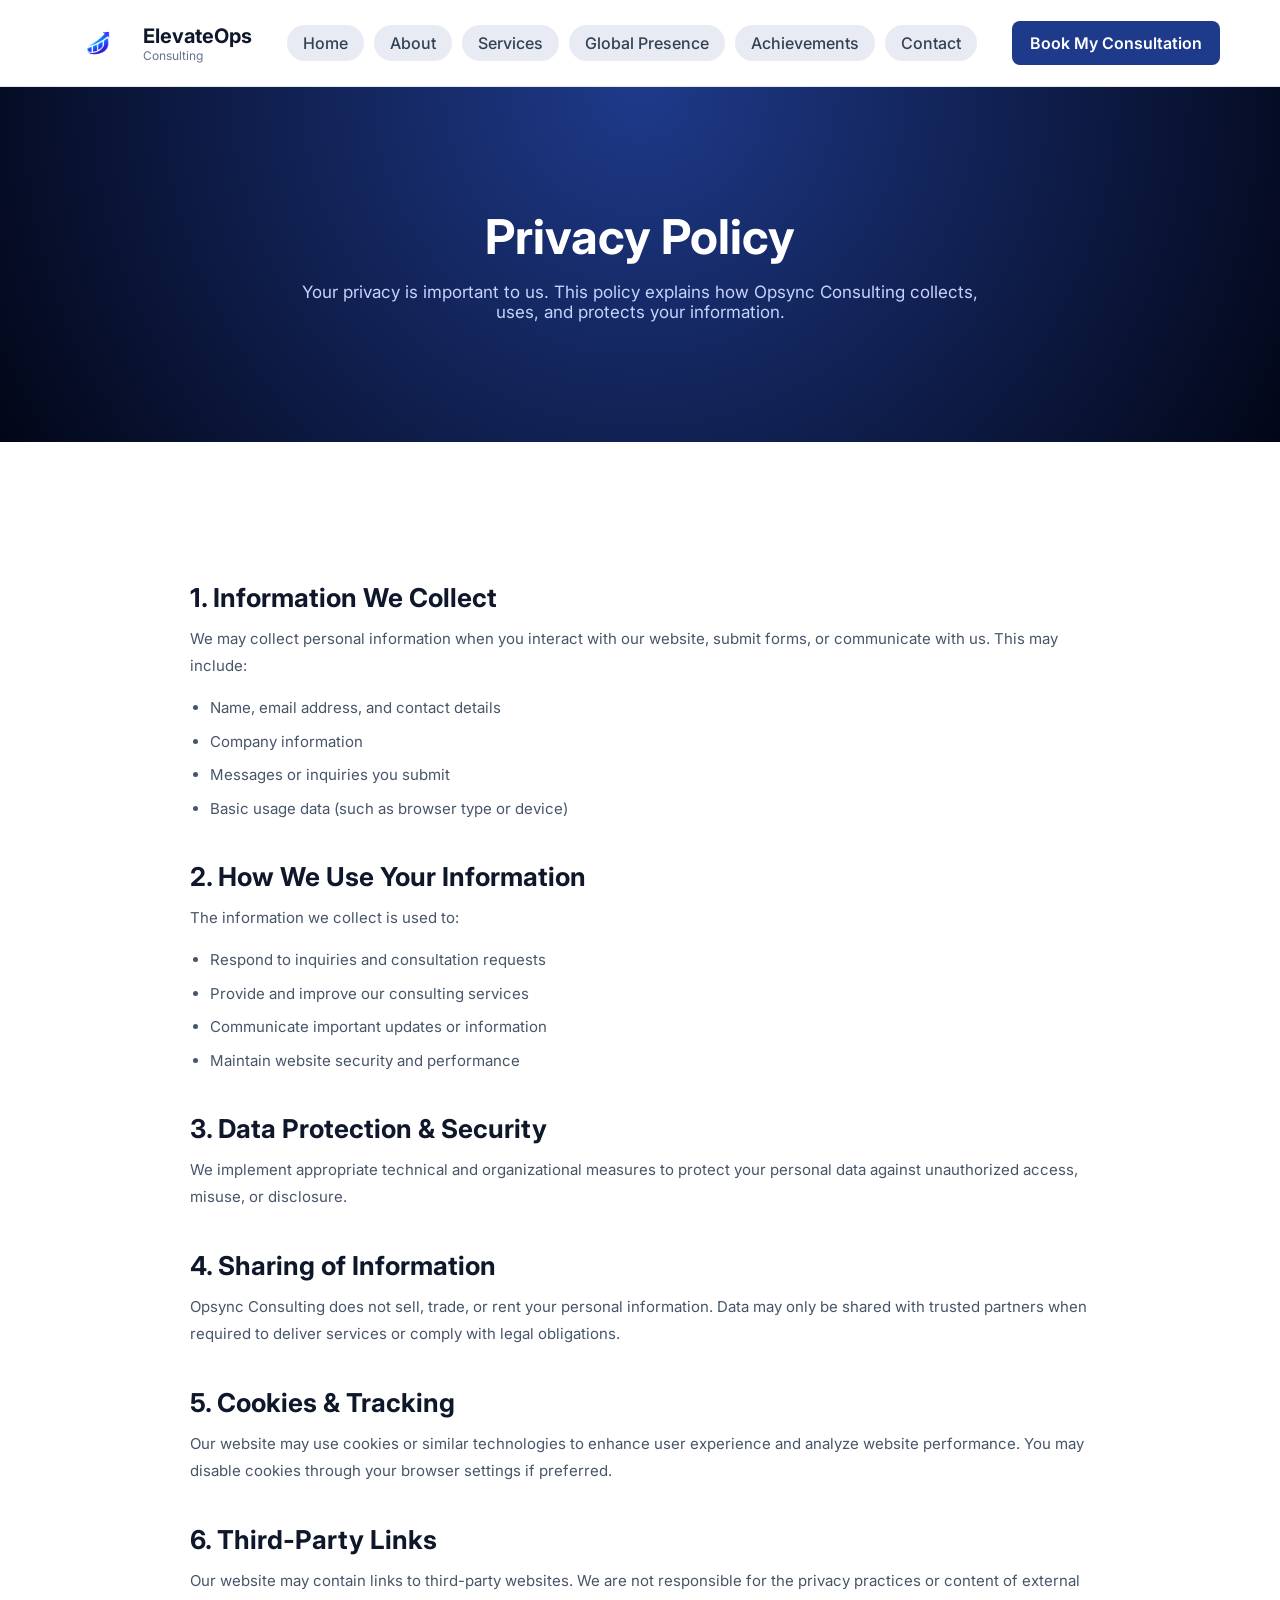
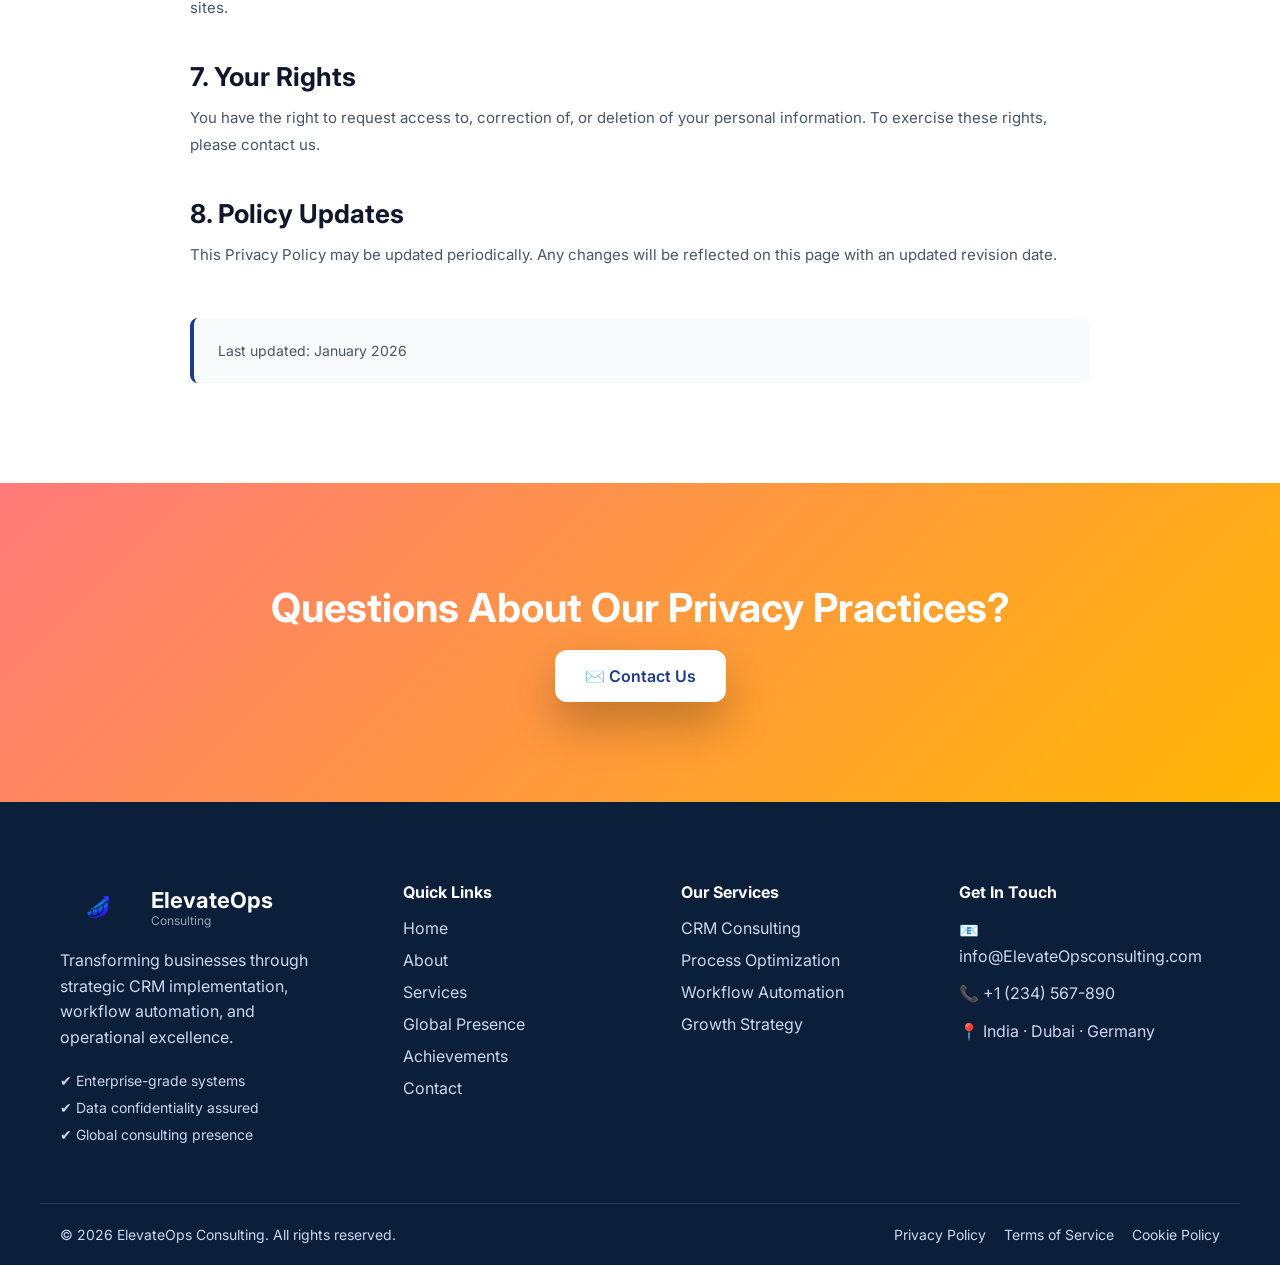
<file: assets/privacy-policy.html>
<!doctype html>
<html lang="en">
  <head>
    <meta charset="UTF-8" />
    <meta name="viewport" content="width=device-width, initial-scale=1.0" />
    <title>Privacy Policy | Opsync Consulting</title>

    <link
      href="https://fonts.googleapis.com/css2?family=Inter:wght@400;500;600;700;800&display=swap"
      rel="stylesheet"
    />

    <style>
      * {
        margin: 0;
        padding: 0;
        box-sizing: border-box;
        font-family: "Inter", sans-serif;
      }

      body {
        background: #ffffff;
        color: #0f172a;
      }
      /* NAVBAR */
      .navbar {
        background: #ffffff;
        border-bottom: 1px solid #e5e7eb;
      }

      .navbar__container {
        max-width: 1200px;
        margin: auto;
        padding: 18px 20px;
        display: flex;
        align-items: center;
        justify-content: space-between;
      }

      .logo {
        display: flex;
        align-items: center;
        font-weight: 700;
        font-size: 20px;
      }

      .logo-icon {
        color: #2563eb;
        margin-right: 8px;
      }

      .logo-icon img {
        height: 50px;
        width: auto;
        display: block;
      }
      .logo small {
        display: block;
        font-weight: 400;
        font-size: 12px;
        color: #64748b;
      }

      .navbar__menu {
        display: flex;
        list-style: none;
        gap: 10px;
      }

      .navbar__menu a {
        text-decoration: none;
        color: #334155;
        font-weight: 500;

        padding: 8px 16px;
        border-radius: 999px;
        background: rgba(30, 58, 138, 0.1);

        transition: all 0.25s ease;
      }

      .btn {
        padding: 12px 18px;
        border-radius: 8px;
        text-decoration: none;
        font-weight: 600;
      }

      .btn-primary {
        background: #1e3a8a;
        color: #fff;
        transition:
          transform 0.25s ease,
          box-shadow 0.25s ease;
      }
      .btn-primary:hover {
        transform: translateY(-3px);
        box-shadow: 0 12px 28px rgba(30, 58, 138, 0.35);
      }
      /* POP-UP HOVER EFFECT (shared) */
      .pop-hover {
        transition:
          transform 0.25s ease,
          box-shadow 0.25s ease;
      }

      .pop-hover:hover {
        transform: translateY(-4px);
        box-shadow:
          0 22px 50px rgba(0, 0, 0, 0.45),
          0 8px 20px rgba(0, 0, 0, 0.25);
      }

      /* HERO */
      .policy-hero {
        background: radial-gradient(circle at top, #1e3a8a, #020617);
        color: #ffffff;
        padding: 120px 20px;
        text-align: center;
      }

      .policy-hero h1 {
        font-size: 48px;
        margin-bottom: 16px;
      }

      .policy-hero p {
        max-width: 720px;
        margin: auto;
        color: #c7d2fe;
        font-size: 17px;
      }

      /* CONTENT */
      .section {
        padding: 100px 20px;
      }

      .container {
        max-width: 900px;
        margin: auto;
      }

      .policy-content h2 {
        font-size: 26px;
        margin-bottom: 12px;
        margin-top: 40px;
      }

      .policy-content p {
        color: #475569;
        line-height: 1.8;
        margin-bottom: 16px;
        font-size: 15px;
      }

      .policy-content ul {
        margin-left: 20px;
        margin-bottom: 20px;
        color: #475569;
        line-height: 1.7;
        font-size: 15px;
      }

      .policy-content li {
        margin-bottom: 8px;
      }

      /* FOOT NOTE */
      .policy-note {
        margin-top: 50px;
        padding: 24px;
        background: #f8fafc;
        border-left: 4px solid #1e3a8a;
        border-radius: 8px;
        font-size: 14px;
        color: #475569;
      }

      /* CTA */
      .policy-cta {
        background: linear-gradient(135deg, #ff7a7a, #ffb703);
        text-align: center;
        padding: 100px 20px;
        color: #ffffff;
      }

      .policy-cta h2 {
        font-size: 40px;
        margin-bottom: 18px;
      }

      .cta-btn {
        display: inline-block;
        background: #ffffff;
        color: #1e3a8a;
        padding: 16px 30px;
        border-radius: 12px;
        font-weight: 600;
        text-decoration: none;
        box-shadow: 0 22px 45px rgba(0, 0, 0, 0.25);
        transition:
          transform 0.25s ease,
          box-shadow 0.25s ease;
      }

      .cta-btn:hover {
        transform: translateY(-4px);
        box-shadow: 0 32px 70px rgba(0, 0, 0, 0.4);
      }
      /* FOOTER */
      .footer {
        background: #0b1f3a;
        color: #cbd5f5;
        padding-top: 80px;
      }

      .footer__container {
        max-width: 1200px;
        margin: auto;
        padding: 0 20px 60px;
        display: grid;
        grid-template-columns: 1.3fr 1fr 1fr 1.2fr;
        gap: 60px;
      }

      /* BRAND */
      .footer__logo {
        display: flex;
        align-items: center;
        gap: 8px;
        font-size: 22px;
        font-weight: 700;
        color: #ffffff;
        margin-bottom: 16px;
      }

      .footer__logo small {
        display: block;
        font-size: 12px;
        font-weight: 400;
        color: #94a3b8;
      }

      .footer__brand p {
        max-width: 320px;
        margin-bottom: 22px;
        line-height: 1.6;
      }

      /* POINTS */
      .footer__trust {
        display: flex;
        flex-direction: column;
        gap: 10px;
        font-size: 14px;
        color: #cbd5f5;
        margin-top: 18px;
      }

      .footer__trust span {
        display: flex;
        align-items: center;
        gap: 8px;
      }

      /* COLUMNS */
      .footer__col h4 {
        color: #ffffff;
        margin-bottom: 16px;
      }

      .footer__col ul {
        list-style: none;
      }

      .footer__col li {
        margin-bottom: 12px;
      }

      .footer__col a {
        color: #cbd5f5;
        text-decoration: none;
      }

      .footer__contact li {
        line-height: 1.6;
      }

      /* BOTTOM BAR */
      .footer__bottom {
        border-top: 1px solid rgba(255, 255, 255, 0.1);
        padding: 22px 20px;
        display: flex;
        justify-content: space-between;
        align-items: center;
        max-width: 1200px;
        margin: auto;
        font-size: 14px;
      }

      .footer__legal {
        display: flex;
        gap: 18px;
      }

      .footer__legal a {
        color: #cbd5f5;
        text-decoration: none;
      }

      /* RESPONSIVE */
      @media (max-width: 900px) {
        .footer__container {
          grid-template-columns: 1fr;
          gap: 40px;
        }

        .footer__bottom {
          flex-direction: column;
          gap: 12px;
          text-align: center;
        }
      }
      .logo-icon img {
        height: 50px;
        width: auto;
        display: block;
      }
    </style>
  </head>
  <body>
    <!-- NAVBAR -->
    <nav class="navbar">
      <div class="navbar__container">
        <div class="logo">
          <span class="logo-icon">
            <img
              src="../images/ElevateOps-logo.png"
              alt="ElevateOps Consulting"
          /></span>
          <span class="logo-text">ElevateOps <small>Consulting</small></span>
        </div>

        <ul class="navbar__menu">
          <li><a href="/index.html">Home</a></li>
          <li><a href="/assets/about.html">About</a></li>
          <li><a href="/assets/services.html">Services</a></li>
          <li><a href="/assets/global-presence.html">Global Presence</a></li>
          <li><a href="/assets/achievements.html">Achievements</a></li>
          <li><a href="/assets/contacts.html">Contact</a></li>
        </ul>

        <a href="/assets/book-consultation.html" class="btn btn-primary"
          >Book My Consultation</a
        >
      </div>
    </nav>
    <!-- HERO -->
    <section class="policy-hero">
      <h1>Privacy Policy</h1>
      <p>
        Your privacy is important to us. This policy explains how Opsync
        Consulting collects, uses, and protects your information.
      </p>
    </section>

    <!-- CONTENT -->
    <section class="section">
      <div class="container policy-content">
        <h2>1. Information We Collect</h2>
        <p>
          We may collect personal information when you interact with our
          website, submit forms, or communicate with us. This may include:
        </p>
        <ul>
          <li>Name, email address, and contact details</li>
          <li>Company information</li>
          <li>Messages or inquiries you submit</li>
          <li>Basic usage data (such as browser type or device)</li>
        </ul>

        <h2>2. How We Use Your Information</h2>
        <p>The information we collect is used to:</p>
        <ul>
          <li>Respond to inquiries and consultation requests</li>
          <li>Provide and improve our consulting services</li>
          <li>Communicate important updates or information</li>
          <li>Maintain website security and performance</li>
        </ul>

        <h2>3. Data Protection & Security</h2>
        <p>
          We implement appropriate technical and organizational measures to
          protect your personal data against unauthorized access, misuse, or
          disclosure.
        </p>

        <h2>4. Sharing of Information</h2>
        <p>
          Opsync Consulting does not sell, trade, or rent your personal
          information. Data may only be shared with trusted partners when
          required to deliver services or comply with legal obligations.
        </p>

        <h2>5. Cookies & Tracking</h2>
        <p>
          Our website may use cookies or similar technologies to enhance user
          experience and analyze website performance. You may disable cookies
          through your browser settings if preferred.
        </p>

        <h2>6. Third-Party Links</h2>
        <p>
          Our website may contain links to third-party websites. We are not
          responsible for the privacy practices or content of external sites.
        </p>

        <h2>7. Your Rights</h2>
        <p>
          You have the right to request access to, correction of, or deletion of
          your personal information. To exercise these rights, please contact
          us.
        </p>

        <h2>8. Policy Updates</h2>
        <p>
          This Privacy Policy may be updated periodically. Any changes will be
          reflected on this page with an updated revision date.
        </p>

        <div class="policy-note">Last updated: January 2026</div>
      </div>
    </section>

    <!-- CTA -->
    <section class="policy-cta">
      <h2>Questions About Our Privacy Practices?</h2>
      <a href="contact.html" class="cta-btn"> ✉️ Contact Us </a>
    </section>

    <!-- FOOTER -->
    <footer class="footer">
      <div class="footer__container">
        <!-- BRAND -->
        <div class="footer__brand">
          <div class="footer__logo">
            <span class="logo-icon"
              ><img src="../images/ElevateOps-logo.png" alt="logo"
            /></span>
            <span class="logo-text">ElevateOps <small>Consulting</small></span>
          </div>

          <p>
            Transforming businesses through strategic CRM implementation,
            workflow automation, and operational excellence.
          </p>

          <div class="footer__trust">
            <span>✔ Enterprise-grade systems</span>
            <span>✔ Data confidentiality assured</span>
            <span>✔ Global consulting presence</span>
          </div>
        </div>

        <!-- QUICK LINKS -->
        <div class="footer__col">
          <h4>Quick Links</h4>
          <ul>
            <li><a href="../../index.html">Home</a></li>
            <li><a href="about.html">About</a></li>
            <li><a href="services.html">Services</a></li>
            <li><a href="global-presence.html">Global Presence</a></li>
            <li><a href="achievements.html">Achievements</a></li>
            <li><a href="contacts.html">Contact</a></li>
          </ul>
        </div>

        <!-- SERVICES -->
        <div class="footer__col">
          <h4>Our Services</h4>
          <ul>
            <li><a href="services.html">CRM Consulting</a></li>
            <li><a href="services.html">Process Optimization</a></li>
            <li><a href="services.html">Workflow Automation</a></li>
            <li><a href="services.html">Growth Strategy</a></li>
          </ul>
        </div>

        <!-- CONTACT -->
        <div class="footer__col">
          <h4>Get In Touch</h4>
          <ul class="footer__contact">
            <li>📧 info@ElevateOpsconsulting.com</li>
            <li>📞 +1 (234) 567-890</li>
            <li>📍 India · Dubai · Germany<br /></li>
          </ul>
        </div>
      </div>

      <!-- BOTTOM BAR -->
      <div class="footer__bottom">
        <p>© 2026 ElevateOps Consulting. All rights reserved.</p>
        <div class="footer__legal">
          <a href="privacy-policy.html">Privacy Policy</a>
          <a href="terms-of-service.html">Terms of Service</a>
          <a href="cookie-policy.html">Cookie Policy</a>
        </div>
      </div>
    </footer>
  </body>
</html>
</file>
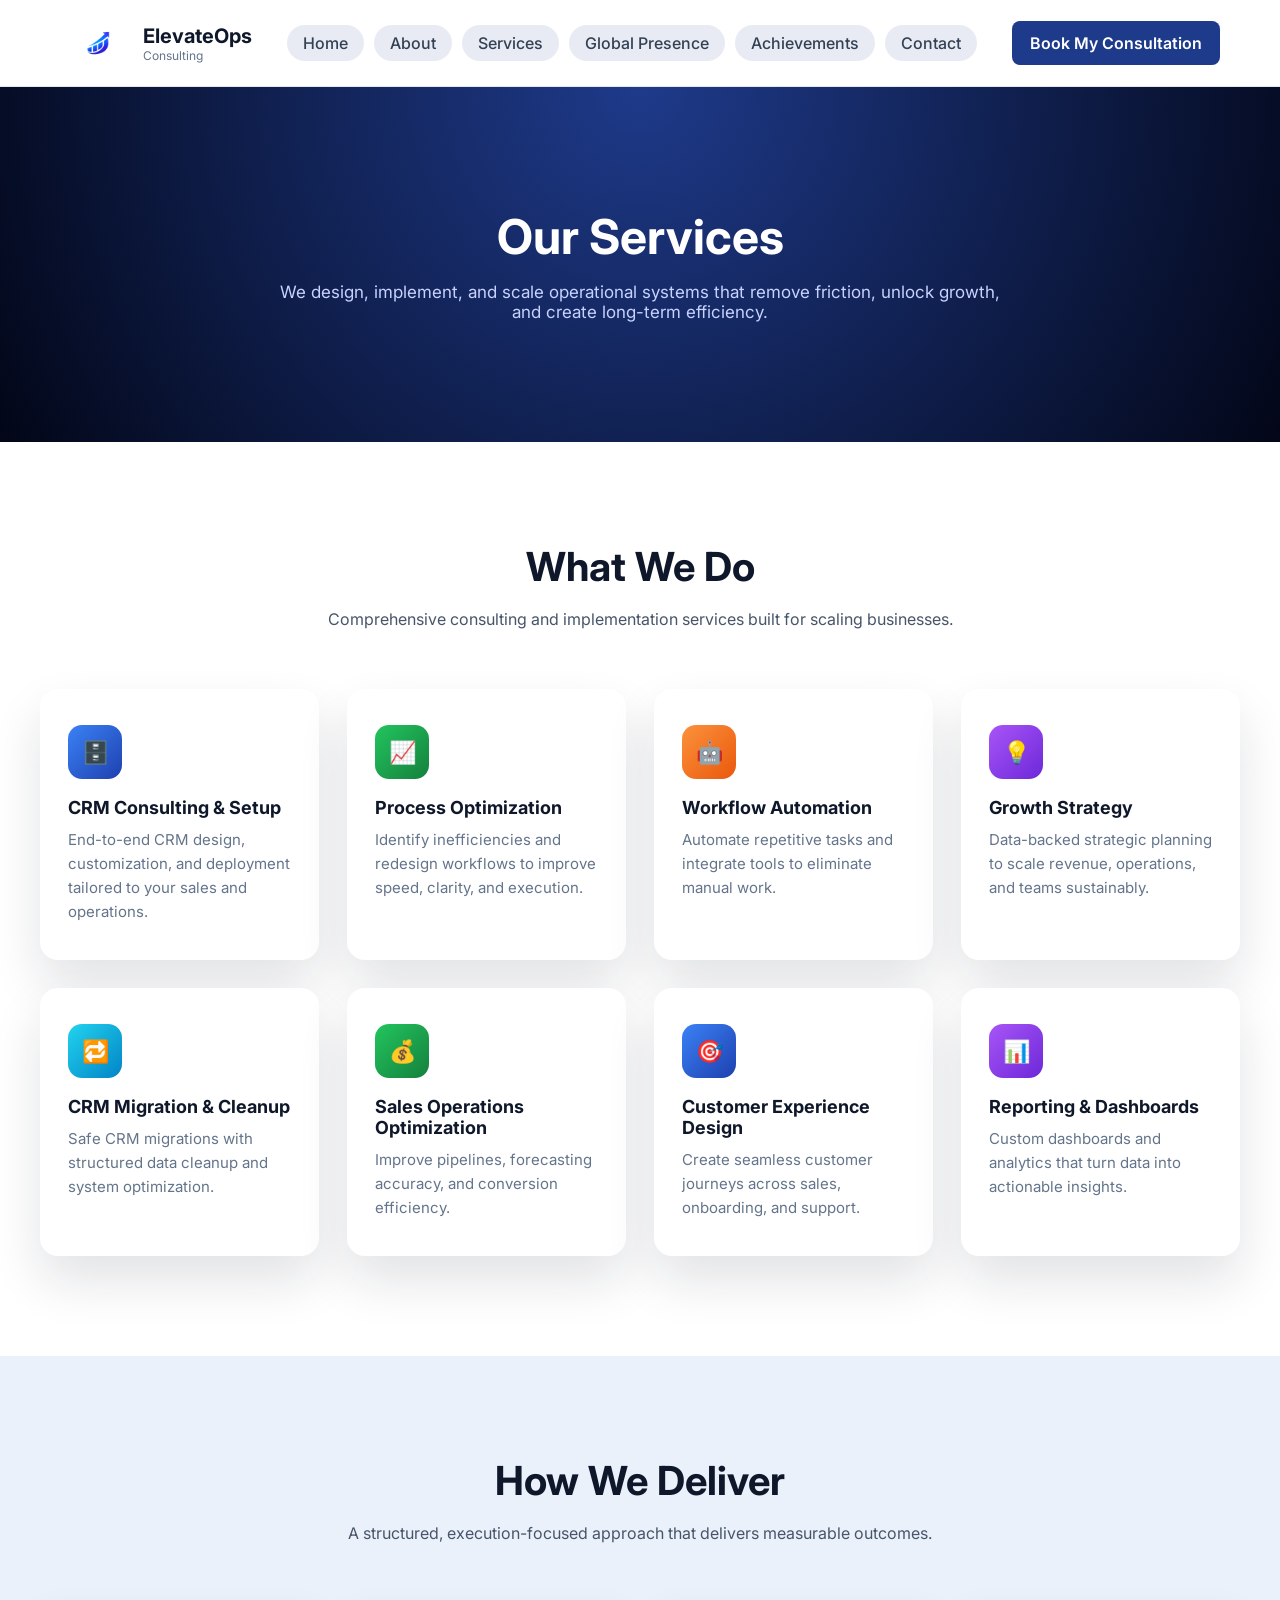
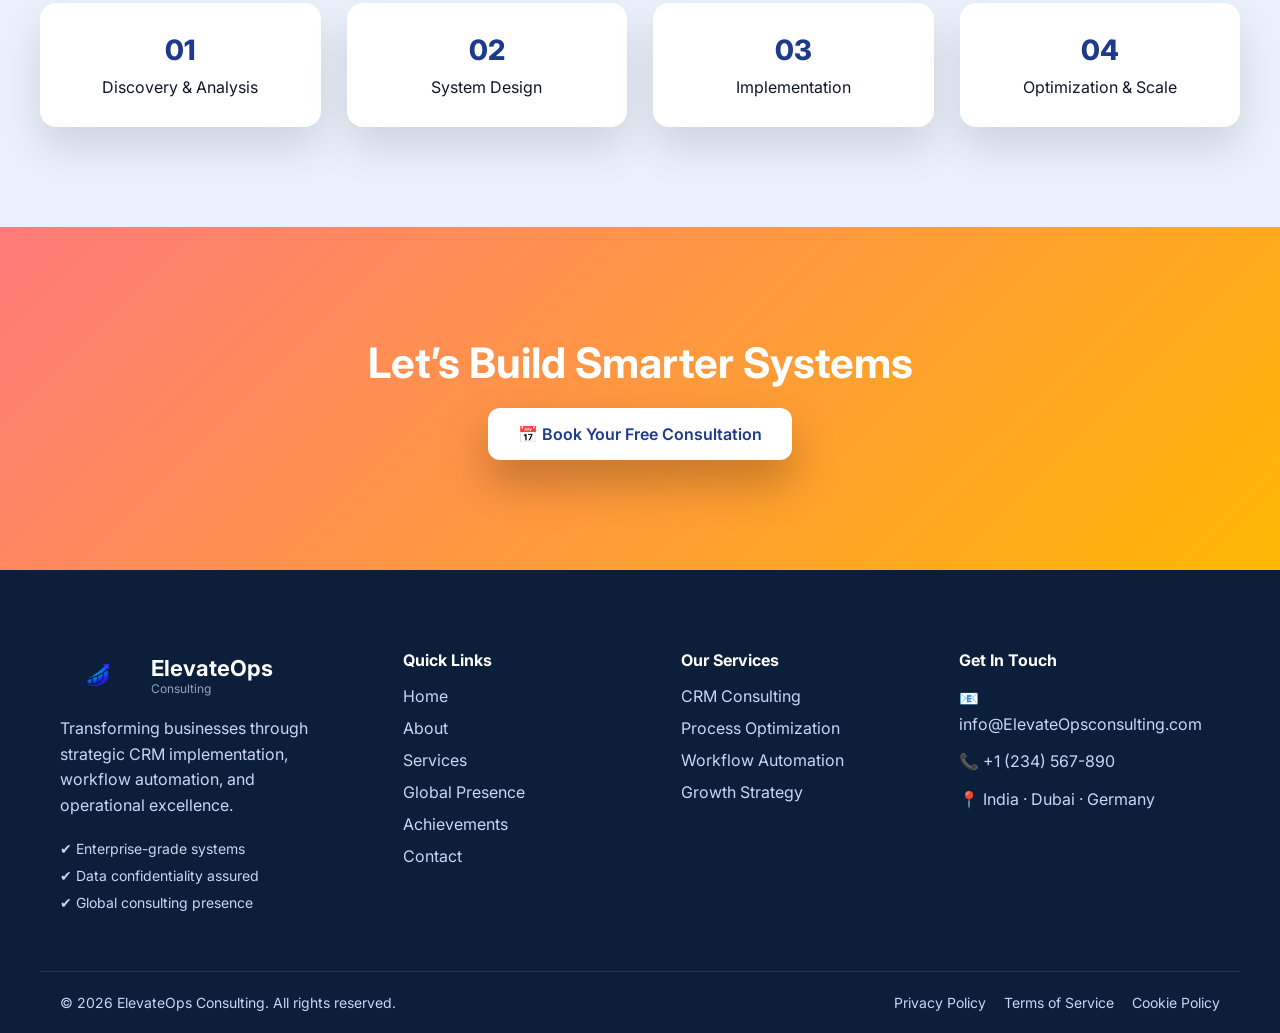
<file: assets/services.html>
<!doctype html>
<html lang="en">
  <head>
    <meta charset="UTF-8" />
    <meta name="viewport" content="width=device-width, initial-scale=1.0" />
    <title>Services | Opsync Consulting</title>

    <link
      href="https://fonts.googleapis.com/css2?family=Inter:wght@400;500;600;700;800&display=swap"
      rel="stylesheet"
    />

    <style>
      * {
        margin: 0;
        padding: 0;
        box-sizing: border-box;
        font-family: "Inter", sans-serif;
      }

      body {
        background: #ffffff;
        color: #0f172a;
      }
      /* NAVBAR */
      .navbar {
        background: #ffffff;
        border-bottom: 1px solid #e5e7eb;
      }

      .navbar__container {
        max-width: 1200px;
        margin: auto;
        padding: 18px 20px;
        display: flex;
        align-items: center;
        justify-content: space-between;
      }

      .logo {
        display: flex;
        align-items: center;
        font-weight: 700;
        font-size: 20px;
      }

      .logo-icon {
        color: #2563eb;
        margin-right: 8px;
      }

      .logo-icon img {
        height: 50px;
        width: auto;
        display: block;
      }
      .logo small {
        display: block;
        font-weight: 400;
        font-size: 12px;
        color: #64748b;
      }

      .navbar__menu {
        display: flex;
        list-style: none;
        gap: 10px;
      }

      .navbar__menu a {
        text-decoration: none;
        color: #334155;
        font-weight: 500;

        padding: 8px 16px;
        border-radius: 999px;
        background: rgba(30, 58, 138, 0.1);

        transition: all 0.25s ease;
      }

      .btn {
        padding: 12px 18px;
        border-radius: 8px;
        text-decoration: none;
        font-weight: 600;
      }

      .btn-primary {
        background: #1e3a8a;
        color: #fff;
        transition:
          transform 0.25s ease,
          box-shadow 0.25s ease;
      }
      .btn-primary:hover {
        transform: translateY(-3px);
        box-shadow: 0 12px 28px rgba(30, 58, 138, 0.35);
      }
      /* POP-UP HOVER EFFECT (shared) */
      .pop-hover {
        transition:
          transform 0.25s ease,
          box-shadow 0.25s ease;
      }

      .pop-hover:hover {
        transform: translateY(-4px);
        box-shadow:
          0 22px 50px rgba(0, 0, 0, 0.45),
          0 8px 20px rgba(0, 0, 0, 0.25);
      }
      /* HERO */
      .services-hero {
        background: radial-gradient(circle at top, #1e3a8a, #020617);
        color: #ffffff;
        padding: 120px 20px;
        text-align: center;
      }

      .services-hero h1 {
        font-size: 48px;
        margin-bottom: 16px;
      }

      .services-hero p {
        max-width: 720px;
        margin: auto;
        color: #c7d2fe;
        font-size: 17px;
      }

      /* SECTION */
      .section {
        padding: 100px 20px;
      }

      .container {
        max-width: 1200px;
        margin: auto;
      }

      .section h2 {
        font-size: 40px;
        margin-bottom: 18px;
        text-align: center;
      }

      .section-sub {
        max-width: 650px;
        margin: 0 auto 60px;
        text-align: center;
        color: #475569;
      }

      /* SERVICES GRID */
      .services-grid {
        display: grid;
        grid-template-columns: repeat(auto-fit, minmax(260px, 1fr));
        gap: 28px;
      }

      .service-card {
        background: #ffffff;
        padding: 36px 28px;
        border-radius: 18px;
        box-shadow: 0 25px 50px rgba(15, 23, 42, 0.12);
        transition:
          transform 0.3s ease,
          box-shadow 0.3s ease;
      }

      .service-card:hover {
        transform: translateY(-6px);
        box-shadow: 0 35px 70px rgba(15, 23, 42, 0.18);
      }

      .service-icon {
        width: 54px;
        height: 54px;
        border-radius: 14px;
        display: flex;
        align-items: center;
        justify-content: center;
        font-size: 22px;
        color: #ffffff;
        margin-bottom: 18px;
      }

      .blue {
        background: linear-gradient(135deg, #3b82f6, #1e40af);
      }
      .green {
        background: linear-gradient(135deg, #22c55e, #15803d);
      }
      .orange {
        background: linear-gradient(135deg, #fb923c, #ea580c);
      }
      .purple {
        background: linear-gradient(135deg, #a855f7, #6d28d9);
      }
      .cyan {
        background: linear-gradient(135deg, #22d3ee, #0284c7);
      }

      .service-card h4 {
        margin-bottom: 10px;
        font-size: 18px;
      }

      .service-card p {
        font-size: 15px;
        line-height: 1.6;
        color: #64748b;
      }

      /* PROCESS */
      .process {
        background: #eaf1fb;
        text-align: center;
      }

      .process-steps {
        display: grid;
        grid-template-columns: repeat(auto-fit, minmax(220px, 1fr));
        gap: 26px;
        margin-top: 60px;
      }

      .step {
        background: #ffffff;
        padding: 30px;
        border-radius: 16px;
        box-shadow: 0 20px 40px rgba(0, 0, 0, 0.12);
      }

      .step span {
        display: block;
        font-size: 28px;
        font-weight: 800;
        color: #1e3a8a;
        margin-bottom: 10px;
      }

      /* CTA */
      .services-cta {
        background: linear-gradient(135deg, #ff7a7a, #ffb703);
        text-align: center;
        padding: 110px 20px;
        color: #ffffff;
      }

      .services-cta h2 {
        font-size: 42px;
        margin-bottom: 20px;
      }

      .cta-btn {
        display: inline-block;
        background: #ffffff;
        color: #1e3a8a;
        padding: 16px 30px;
        border-radius: 12px;
        font-weight: 600;
        text-decoration: none;
        box-shadow: 0 22px 45px rgba(0, 0, 0, 0.25);
        transition:
          transform 0.25s ease,
          box-shadow 0.25s ease;
      }

      .cta-btn:hover {
        transform: translateY(-4px);
        box-shadow: 0 32px 70px rgba(0, 0, 0, 0.4);
      }
      /* FOOTER */
      .footer {
        background: #0b1f3a;
        color: #cbd5f5;
        padding-top: 80px;
      }

      .footer__container {
        max-width: 1200px;
        margin: auto;
        padding: 0 20px 60px;
        display: grid;
        grid-template-columns: 1.3fr 1fr 1fr 1.2fr;
        gap: 60px;
      }

      /* BRAND */
      .footer__logo {
        display: flex;
        align-items: center;
        gap: 8px;
        font-size: 22px;
        font-weight: 700;
        color: #ffffff;
        margin-bottom: 16px;
      }

      .footer__logo small {
        display: block;
        font-size: 12px;
        font-weight: 400;
        color: #94a3b8;
      }

      .footer__brand p {
        max-width: 320px;
        margin-bottom: 22px;
        line-height: 1.6;
      }

      /* POINTS */
      .footer__trust {
        display: flex;
        flex-direction: column;
        gap: 10px;
        font-size: 14px;
        color: #cbd5f5;
        margin-top: 18px;
      }

      .footer__trust span {
        display: flex;
        align-items: center;
        gap: 8px;
      }

      /* COLUMNS */
      .footer__col h4 {
        color: #ffffff;
        margin-bottom: 16px;
      }

      .footer__col ul {
        list-style: none;
      }

      .footer__col li {
        margin-bottom: 12px;
      }

      .footer__col a {
        color: #cbd5f5;
        text-decoration: none;
      }

      .footer__contact li {
        line-height: 1.6;
      }

      /* BOTTOM BAR */
      .footer__bottom {
        border-top: 1px solid rgba(255, 255, 255, 0.1);
        padding: 22px 20px;
        display: flex;
        justify-content: space-between;
        align-items: center;
        max-width: 1200px;
        margin: auto;
        font-size: 14px;
      }

      .footer__legal {
        display: flex;
        gap: 18px;
      }

      .footer__legal a {
        color: #cbd5f5;
        text-decoration: none;
      }

      /* RESPONSIVE */
      @media (max-width: 900px) {
        .footer__container {
          grid-template-columns: 1fr;
          gap: 40px;
        }

        .footer__bottom {
          flex-direction: column;
          gap: 12px;
          text-align: center;
        }
      }
      .logo-icon img {
        height: 50px;
        width: auto;
        display: block;
      }
    </style>
  </head>

  <body>
    <!-- NAVBAR -->
    <nav class="navbar">
      <div class="navbar__container">
        <div class="logo">
          <span class="logo-icon">
            <img
              src="../images/ElevateOps-logo.png"
              alt="ElevateOps Consulting"
          /></span>
          <span class="logo-text">ElevateOps <small>Consulting</small></span>
        </div>

        <ul class="navbar__menu">
          <li><a href="/index.html">Home</a></li>
          <li><a href="/assets/about.html">About</a></li>
          <li><a href="/assets/services.html">Services</a></li>
          <li><a href="/assets/global-presence.html">Global Presence</a></li>
          <li><a href="/assets/achievements.html">Achievements</a></li>
          <li><a href="/assets/contacts.html">Contact</a></li>
        </ul>

        <a href="/assets/book-consultation.html" class="btn btn-primary"
          >Book My Consultation</a
        >
      </div>
    </nav>
    <!-- HERO -->
    <section class="services-hero">
      <h1>Our Services</h1>
      <p>
        We design, implement, and scale operational systems that remove
        friction, unlock growth, and create long-term efficiency.
      </p>
    </section>

    <!-- SERVICES -->
    <section class="section">
      <div class="container">
        <h2>What We Do</h2>
        <p class="section-sub">
          Comprehensive consulting and implementation services built for scaling
          businesses.
        </p>

        <div class="services-grid">
          <div class="service-card">
            <div class="service-icon blue">🗄️</div>
            <h4>CRM Consulting & Setup</h4>
            <p>
              End-to-end CRM design, customization, and deployment tailored to
              your sales and operations.
            </p>
          </div>

          <div class="service-card">
            <div class="service-icon green">📈</div>
            <h4>Process Optimization</h4>
            <p>
              Identify inefficiencies and redesign workflows to improve speed,
              clarity, and execution.
            </p>
          </div>

          <div class="service-card">
            <div class="service-icon orange">🤖</div>
            <h4>Workflow Automation</h4>
            <p>
              Automate repetitive tasks and integrate tools to eliminate manual
              work.
            </p>
          </div>

          <div class="service-card">
            <div class="service-icon purple">💡</div>
            <h4>Growth Strategy</h4>
            <p>
              Data-backed strategic planning to scale revenue, operations, and
              teams sustainably.
            </p>
          </div>

          <div class="service-card">
            <div class="service-icon cyan">🔁</div>
            <h4>CRM Migration & Cleanup</h4>
            <p>
              Safe CRM migrations with structured data cleanup and system
              optimization.
            </p>
          </div>

          <div class="service-card">
            <div class="service-icon green">💰</div>
            <h4>Sales Operations Optimization</h4>
            <p>
              Improve pipelines, forecasting accuracy, and conversion
              efficiency.
            </p>
          </div>

          <div class="service-card">
            <div class="service-icon blue">🎯</div>
            <h4>Customer Experience Design</h4>
            <p>
              Create seamless customer journeys across sales, onboarding, and
              support.
            </p>
          </div>

          <div class="service-card">
            <div class="service-icon purple">📊</div>
            <h4>Reporting & Dashboards</h4>
            <p>
              Custom dashboards and analytics that turn data into actionable
              insights.
            </p>
          </div>
        </div>
      </div>
    </section>

    <!-- PROCESS -->
    <section class="section process">
      <div class="container">
        <h2>How We Deliver</h2>
        <p class="section-sub">
          A structured, execution-focused approach that delivers measurable
          outcomes.
        </p>

        <div class="process-steps">
          <div class="step"><span>01</span>Discovery & Analysis</div>
          <div class="step"><span>02</span>System Design</div>
          <div class="step"><span>03</span>Implementation</div>
          <div class="step"><span>04</span>Optimization & Scale</div>
        </div>
      </div>
    </section>

    <!-- CTA -->
    <section class="services-cta">
      <h2>Let’s Build Smarter Systems</h2>
      <a href="book-consultation.html" class="cta-btn">
        📅 Book Your Free Consultation
      </a>
    </section>

    <!-- FOOTER -->
    <footer class="footer">
      <div class="footer__container">
        <!-- BRAND -->
        <div class="footer__brand">
          <div class="footer__logo">
            <span class="logo-icon"
              ><img src="../images/ElevateOps-logo.png" alt="logo"
            /></span>
            <span class="logo-text">ElevateOps <small>Consulting</small></span>
          </div>

          <p>
            Transforming businesses through strategic CRM implementation,
            workflow automation, and operational excellence.
          </p>

          <div class="footer__trust">
            <span>✔ Enterprise-grade systems</span>
            <span>✔ Data confidentiality assured</span>
            <span>✔ Global consulting presence</span>
          </div>
        </div>

        <!-- QUICK LINKS -->
        <div class="footer__col">
          <h4>Quick Links</h4>
          <ul>
            <li><a href="../../index.html">Home</a></li>
            <li><a href="about.html">About</a></li>
            <li><a href="services.html">Services</a></li>
            <li><a href="global-presence.html">Global Presence</a></li>
            <li><a href="achievements.html">Achievements</a></li>
            <li><a href="contacts.html">Contact</a></li>
          </ul>
        </div>

        <!-- SERVICES -->
        <div class="footer__col">
          <h4>Our Services</h4>
          <ul>
            <li><a href="services.html">CRM Consulting</a></li>
            <li><a href="services.html">Process Optimization</a></li>
            <li><a href="services.html">Workflow Automation</a></li>
            <li><a href="services.html">Growth Strategy</a></li>
          </ul>
        </div>

        <!-- CONTACT -->
        <div class="footer__col">
          <h4>Get In Touch</h4>
          <ul class="footer__contact">
            <li>📧 info@ElevateOpsconsulting.com</li>
            <li>📞 +1 (234) 567-890</li>
            <li>📍 India · Dubai · Germany<br /></li>
          </ul>
        </div>
      </div>

      <!-- BOTTOM BAR -->
      <div class="footer__bottom">
        <p>© 2026 ElevateOps Consulting. All rights reserved.</p>
        <div class="footer__legal">
          <a href="privacy-policy.html">Privacy Policy</a>
          <a href="terms-of-service.html">Terms of Service</a>
          <a href="cookie-policy.html">Cookie Policy</a>
        </div>
      </div>
    </footer>
  </body>
</html>
</file>
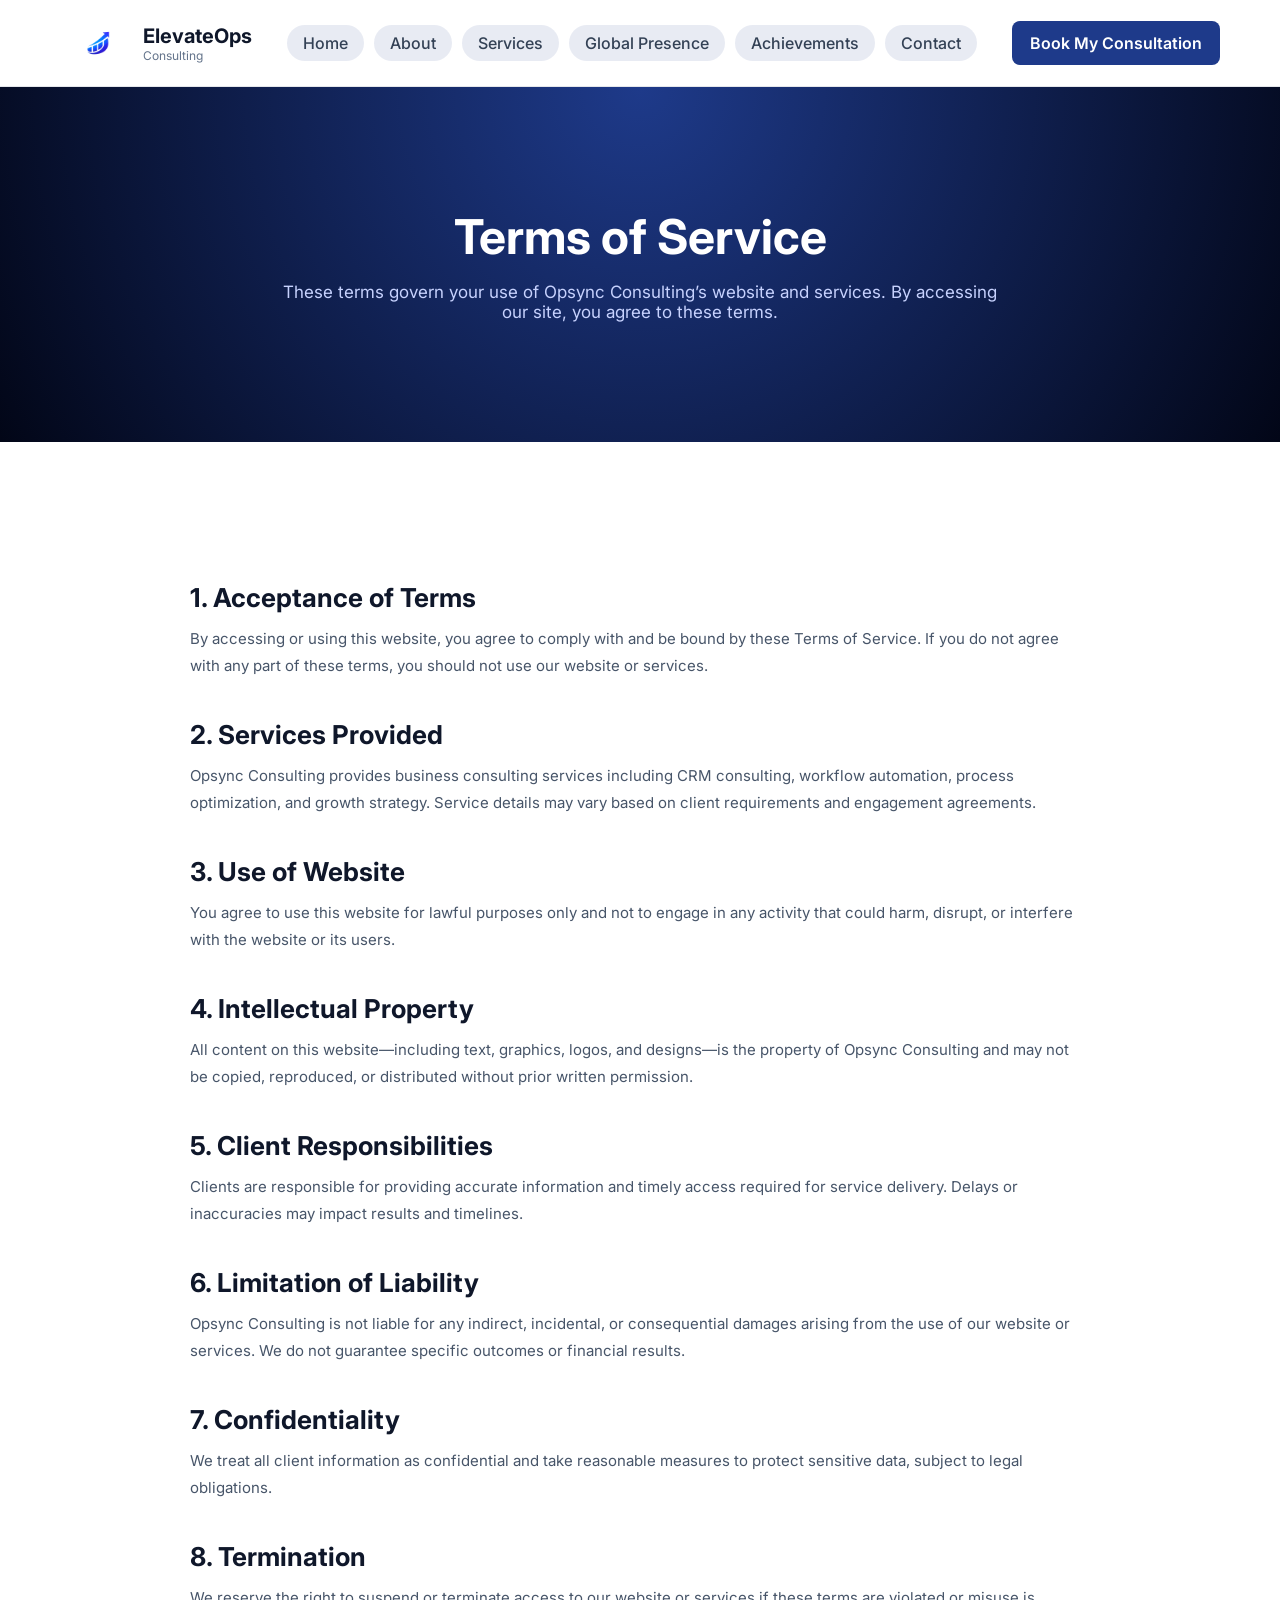
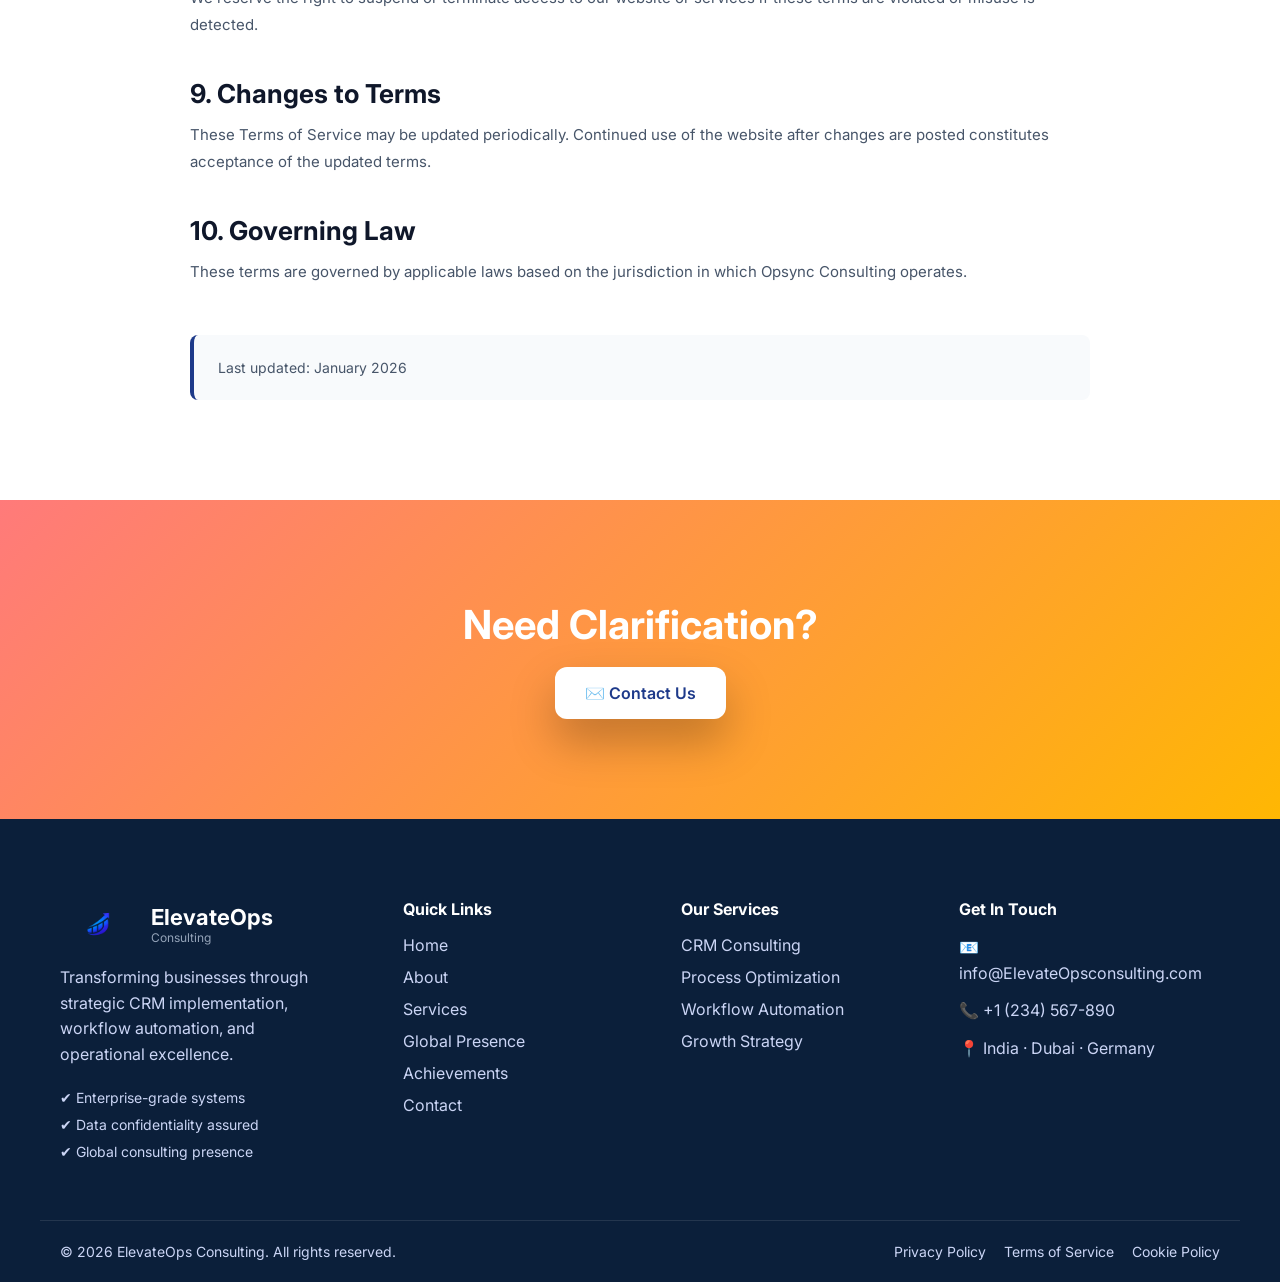
<file: assets/terms-of-service.html>
<!doctype html>
<html lang="en">
  <head>
    <meta charset="UTF-8" />
    <meta name="viewport" content="width=device-width, initial-scale=1.0" />
    <title>Terms of Service | Opsync Consulting</title>

    <link
      href="https://fonts.googleapis.com/css2?family=Inter:wght@400;500;600;700;800&display=swap"
      rel="stylesheet"
    />

    <style>
      * {
        margin: 0;
        padding: 0;
        box-sizing: border-box;
        font-family: "Inter", sans-serif;
      }

      body {
        background: #ffffff;
        color: #0f172a;
      }
      /* NAVBAR */
      .navbar {
        background: #ffffff;
        border-bottom: 1px solid #e5e7eb;
      }

      .navbar__container {
        max-width: 1200px;
        margin: auto;
        padding: 18px 20px;
        display: flex;
        align-items: center;
        justify-content: space-between;
      }

      .logo {
        display: flex;
        align-items: center;
        font-weight: 700;
        font-size: 20px;
      }

      .logo-icon {
        color: #2563eb;
        margin-right: 8px;
      }

      .logo-icon img {
        height: 50px;
        width: auto;
        display: block;
      }
      .logo small {
        display: block;
        font-weight: 400;
        font-size: 12px;
        color: #64748b;
      }

      .navbar__menu {
        display: flex;
        list-style: none;
        gap: 10px;
      }

      .navbar__menu a {
        text-decoration: none;
        color: #334155;
        font-weight: 500;

        padding: 8px 16px;
        border-radius: 999px;
        background: rgba(30, 58, 138, 0.1);

        transition: all 0.25s ease;
      }

      .btn {
        padding: 12px 18px;
        border-radius: 8px;
        text-decoration: none;
        font-weight: 600;
      }

      .btn-primary {
        background: #1e3a8a;
        color: #fff;
        transition:
          transform 0.25s ease,
          box-shadow 0.25s ease;
      }
      .btn-primary:hover {
        transform: translateY(-3px);
        box-shadow: 0 12px 28px rgba(30, 58, 138, 0.35);
      }
      /* POP-UP HOVER EFFECT (shared) */
      .pop-hover {
        transition:
          transform 0.25s ease,
          box-shadow 0.25s ease;
      }

      .pop-hover:hover {
        transform: translateY(-4px);
        box-shadow:
          0 22px 50px rgba(0, 0, 0, 0.45),
          0 8px 20px rgba(0, 0, 0, 0.25);
      }

      /* HERO */
      .terms-hero {
        background: radial-gradient(circle at top, #1e3a8a, #020617);
        color: #ffffff;
        padding: 120px 20px;
        text-align: center;
      }

      .terms-hero h1 {
        font-size: 48px;
        margin-bottom: 16px;
      }

      .terms-hero p {
        max-width: 720px;
        margin: auto;
        color: #c7d2fe;
        font-size: 17px;
      }

      /* CONTENT */
      .section {
        padding: 100px 20px;
      }

      .container {
        max-width: 900px;
        margin: auto;
      }

      .terms-content h2 {
        font-size: 26px;
        margin-top: 40px;
        margin-bottom: 12px;
      }

      .terms-content p {
        color: #475569;
        line-height: 1.8;
        margin-bottom: 16px;
        font-size: 15px;
      }

      .terms-content ul {
        margin-left: 20px;
        margin-bottom: 20px;
        color: #475569;
        line-height: 1.7;
        font-size: 15px;
      }

      .terms-content li {
        margin-bottom: 8px;
      }

      /* NOTE */
      .terms-note {
        margin-top: 50px;
        padding: 24px;
        background: #f8fafc;
        border-left: 4px solid #1e3a8a;
        border-radius: 8px;
        font-size: 14px;
        color: #475569;
      }

      /* CTA */
      .terms-cta {
        background: linear-gradient(135deg, #ff7a7a, #ffb703);
        text-align: center;
        padding: 100px 20px;
        color: #ffffff;
      }

      .terms-cta h2 {
        font-size: 40px;
        margin-bottom: 18px;
      }

      .cta-btn {
        display: inline-block;
        background: #ffffff;
        color: #1e3a8a;
        padding: 16px 30px;
        border-radius: 12px;
        font-weight: 600;
        text-decoration: none;
        box-shadow: 0 22px 45px rgba(0, 0, 0, 0.25);
        transition:
          transform 0.25s ease,
          box-shadow 0.25s ease;
      }

      .cta-btn:hover {
        transform: translateY(-4px);
        box-shadow: 0 32px 70px rgba(0, 0, 0, 0.4);
      }
      /* FOOTER */
      .footer {
        background: #0b1f3a;
        color: #cbd5f5;
        padding-top: 80px;
      }

      .footer__container {
        max-width: 1200px;
        margin: auto;
        padding: 0 20px 60px;
        display: grid;
        grid-template-columns: 1.3fr 1fr 1fr 1.2fr;
        gap: 60px;
      }

      /* BRAND */
      .footer__logo {
        display: flex;
        align-items: center;
        gap: 8px;
        font-size: 22px;
        font-weight: 700;
        color: #ffffff;
        margin-bottom: 16px;
      }

      .footer__logo small {
        display: block;
        font-size: 12px;
        font-weight: 400;
        color: #94a3b8;
      }

      .footer__brand p {
        max-width: 320px;
        margin-bottom: 22px;
        line-height: 1.6;
      }

      /* POINTS */
      .footer__trust {
        display: flex;
        flex-direction: column;
        gap: 10px;
        font-size: 14px;
        color: #cbd5f5;
        margin-top: 18px;
      }

      .footer__trust span {
        display: flex;
        align-items: center;
        gap: 8px;
      }

      /* COLUMNS */
      .footer__col h4 {
        color: #ffffff;
        margin-bottom: 16px;
      }

      .footer__col ul {
        list-style: none;
      }

      .footer__col li {
        margin-bottom: 12px;
      }

      .footer__col a {
        color: #cbd5f5;
        text-decoration: none;
      }

      .footer__contact li {
        line-height: 1.6;
      }

      /* BOTTOM BAR */
      .footer__bottom {
        border-top: 1px solid rgba(255, 255, 255, 0.1);
        padding: 22px 20px;
        display: flex;
        justify-content: space-between;
        align-items: center;
        max-width: 1200px;
        margin: auto;
        font-size: 14px;
      }

      .footer__legal {
        display: flex;
        gap: 18px;
      }

      .footer__legal a {
        color: #cbd5f5;
        text-decoration: none;
      }

      /* RESPONSIVE */
      @media (max-width: 900px) {
        .footer__container {
          grid-template-columns: 1fr;
          gap: 40px;
        }

        .footer__bottom {
          flex-direction: column;
          gap: 12px;
          text-align: center;
        }
      }
      .logo-icon img {
        height: 50px;
        width: auto;
        display: block;
      }
    </style>
  </head>

  <body>
    <!-- NAVBAR -->
    <nav class="navbar">
      <div class="navbar__container">
        <div class="logo">
          <span class="logo-icon">
            <img
              src="../images/ElevateOps-logo.png"
              alt="ElevateOps Consulting"
          /></span>
          <span class="logo-text">ElevateOps <small>Consulting</small></span>
        </div>

        <ul class="navbar__menu">
          <li><a href="/index.html">Home</a></li>
          <li><a href="/assets/about.html">About</a></li>
          <li><a href="/assets/services.html">Services</a></li>
          <li><a href="/assets/global-presence.html">Global Presence</a></li>
          <li><a href="/assets/achievements.html">Achievements</a></li>
          <li><a href="/assets/contacts.html">Contact</a></li>
        </ul>

        <a href="/assets/book-consultation.html" class="btn btn-primary"
          >Book My Consultation</a
        >
      </div>
    </nav>
    <!-- HERO -->
    <section class="terms-hero">
      <h1>Terms of Service</h1>
      <p>
        These terms govern your use of Opsync Consulting’s website and services.
        By accessing our site, you agree to these terms.
      </p>
    </section>

    <!-- CONTENT -->
    <section class="section">
      <div class="container terms-content">
        <h2>1. Acceptance of Terms</h2>
        <p>
          By accessing or using this website, you agree to comply with and be
          bound by these Terms of Service. If you do not agree with any part of
          these terms, you should not use our website or services.
        </p>

        <h2>2. Services Provided</h2>
        <p>
          Opsync Consulting provides business consulting services including CRM
          consulting, workflow automation, process optimization, and growth
          strategy. Service details may vary based on client requirements and
          engagement agreements.
        </p>

        <h2>3. Use of Website</h2>
        <p>
          You agree to use this website for lawful purposes only and not to
          engage in any activity that could harm, disrupt, or interfere with the
          website or its users.
        </p>

        <h2>4. Intellectual Property</h2>
        <p>
          All content on this website—including text, graphics, logos, and
          designs—is the property of Opsync Consulting and may not be copied,
          reproduced, or distributed without prior written permission.
        </p>

        <h2>5. Client Responsibilities</h2>
        <p>
          Clients are responsible for providing accurate information and timely
          access required for service delivery. Delays or inaccuracies may
          impact results and timelines.
        </p>

        <h2>6. Limitation of Liability</h2>
        <p>
          Opsync Consulting is not liable for any indirect, incidental, or
          consequential damages arising from the use of our website or services.
          We do not guarantee specific outcomes or financial results.
        </p>

        <h2>7. Confidentiality</h2>
        <p>
          We treat all client information as confidential and take reasonable
          measures to protect sensitive data, subject to legal obligations.
        </p>

        <h2>8. Termination</h2>
        <p>
          We reserve the right to suspend or terminate access to our website or
          services if these terms are violated or misuse is detected.
        </p>

        <h2>9. Changes to Terms</h2>
        <p>
          These Terms of Service may be updated periodically. Continued use of
          the website after changes are posted constitutes acceptance of the
          updated terms.
        </p>

        <h2>10. Governing Law</h2>
        <p>
          These terms are governed by applicable laws based on the jurisdiction
          in which Opsync Consulting operates.
        </p>

        <div class="terms-note">Last updated: January 2026</div>
      </div>
    </section>

    <!-- CTA -->
    <section class="terms-cta">
      <h2>Need Clarification?</h2>
      <a href="contact.html" class="cta-btn"> ✉️ Contact Us </a>
    </section>

    <!-- FOOTER -->
    <footer class="footer">
      <div class="footer__container">
        <!-- BRAND -->
        <div class="footer__brand">
          <div class="footer__logo">
            <span class="logo-icon"
              ><img src="../images/ElevateOps-logo.png" alt="logo"
            /></span>
            <span class="logo-text">ElevateOps <small>Consulting</small></span>
          </div>

          <p>
            Transforming businesses through strategic CRM implementation,
            workflow automation, and operational excellence.
          </p>

          <div class="footer__trust">
            <span>✔ Enterprise-grade systems</span>
            <span>✔ Data confidentiality assured</span>
            <span>✔ Global consulting presence</span>
          </div>
        </div>

        <!-- QUICK LINKS -->
        <div class="footer__col">
          <h4>Quick Links</h4>
          <ul>
            <li><a href="../../index.html">Home</a></li>
            <li><a href="about.html">About</a></li>
            <li><a href="services.html">Services</a></li>
            <li><a href="global-presence.html">Global Presence</a></li>
            <li><a href="achievements.html">Achievements</a></li>
            <li><a href="contacts.html">Contact</a></li>
          </ul>
        </div>

        <!-- SERVICES -->
        <div class="footer__col">
          <h4>Our Services</h4>
          <ul>
            <li><a href="services.html">CRM Consulting</a></li>
            <li><a href="services.html">Process Optimization</a></li>
            <li><a href="services.html">Workflow Automation</a></li>
            <li><a href="services.html">Growth Strategy</a></li>
          </ul>
        </div>

        <!-- CONTACT -->
        <div class="footer__col">
          <h4>Get In Touch</h4>
          <ul class="footer__contact">
            <li>📧 info@ElevateOpsconsulting.com</li>
            <li>📞 +1 (234) 567-890</li>
            <li>📍 India · Dubai · Germany<br /></li>
          </ul>
        </div>
      </div>

      <!-- BOTTOM BAR -->
      <div class="footer__bottom">
        <p>© 2026 ElevateOps Consulting. All rights reserved.</p>
        <div class="footer__legal">
          <a href="privacy-policy.html">Privacy Policy</a>
          <a href="terms-of-service.html">Terms of Service</a>
          <a href="cookie-policy.html">Cookie Policy</a>
        </div>
      </div>
    </footer>
  </body>
</html>
</file>
<file: css/style.css>
html {
  scroll-behavior: smooth;
}

* {
  margin: 0;
  padding: 0;
  box-sizing: border-box;
  font-family: 'Inter', sans-serif;
}

body {
  background: #ffffff;
  color: #0f172a;
}

/* NAVBAR */
.navbar {
  background: #ffffff;
  border-bottom: 1px solid #e5e7eb;
}

.navbar__container {
  max-width: 1200px;
  margin: auto;
  padding: 18px 20px;
  display: flex;
  align-items: center;
  justify-content: space-between;
}

.logo {
  display: flex;
  align-items: center;
  font-weight: 700;
  font-size: 20px;
}

.logo-icon {
  color: #2563eb;
  margin-right: 8px;
}

.logo-icon img {
  height: 50px;
  width: auto;
  display: block;
}
.logo small {
  display: block;
  font-weight: 400;
  font-size: 12px;
  color: #64748b;
}

.navbar__menu {
  display: flex;
  list-style: none;
  gap: 10px;
}

.navbar__menu a {
  text-decoration: none;
  color: #334155;
  font-weight: 500;

  padding: 8px 16px;
  border-radius: 999px;
  background: rgba(30, 58, 138, 0.1);

  transition: all 0.25s ease;
}

.btn {
  padding: 12px 18px;
  border-radius: 8px;
  text-decoration: none;
  font-weight: 600;
}

.btn-primary {
  background: #1e3a8a;
  color: #fff;
  transition: transform 0.25s ease, box-shadow 0.25s ease;
}
.btn-primary:hover {
  transform: translateY(-3px);
  box-shadow: 0 12px 28px rgba(30, 58, 138, 0.35);
}
/* POP-UP HOVER EFFECT (shared) */
.pop-hover {
  transition: transform 0.25s ease, box-shadow 0.25s ease;
}

.pop-hover:hover {
  transform: translateY(-4px);
  box-shadow: 
    0 22px 50px rgba(0, 0, 0, 0.45),
    0 8px 20px rgba(0, 0, 0, 0.25);
}


/* HERO */
.hero {
  background: radial-gradient(circle at top, #1e3a8a, #020617);
  color: #ffffff;
  padding: 80px 20px;
}

.hero__container {
  max-width: 1200px;
  margin: auto;
  display: grid;
  grid-template-columns: 1.1fr 1fr;
  gap: 60px;
  align-items: center;
}

.pill {
  display: inline-block;
  background: #0ea5e9;
  padding: 8px 14px;
  border-radius: 999px;
  font-size: 14px;
  margin-bottom: 20px;
}

.hero h1 {
  font-size: 48px;
  line-height: 1.15;
  margin-bottom: 20px;
}

.hero p {
  color: #cbd5f5;
  max-width: 520px;
  margin-bottom: 28px;
}

.hero__buttons {
  display: flex;
  gap: 16px;
  margin-bottom: 18px;
}

.btn-accent {
  background: #fb7185;
  color: #fff;
  transition: transform 0.25s ease, box-shadow 0.25s ease;
}
.btn-accent:hover {
  box-shadow: 0 14px 32px rgba(251, 113, 133, 0.45);
}
.btn-accent:hover,
.btn-outline:hover {
  transform: translateY(-3px);
  box-shadow: 0 12px 28px rgba(0, 0, 0, 0.25);
}
.btn-outline {
  border: 1px solid #e5e7eb;
  color: #fff;
}

.note {
  font-size: 14px;
  color: #86efac;
}

/* HERO CURVED EDGES */
.hero {
  position: relative;
  overflow: hidden;
}


/* shared */
.hero-curve {
  position: absolute;
  left: 0;
  width: 100%;
  pointer-events: none;
  z-index: 3;
}

.hero-curve svg {
  display: block;
  width: 100%;
  height: 100%;
}

/* top curve */
.hero-curve-top {
  top: 0;
  height: 100px;
}

/* bottom curve */
.hero-curve-bottom {
  bottom: -1px; /* fixes hairline gap */
  height: 120px;
}


/* HERO IMAGE */
.hero__image {
  position: relative;
}

.hero__image img {
  width: 100%;
  border-radius: 16px;
  box-shadow: 0 20px 60px rgba(0,0,0,0.4);
}

.stat-card {
  position: absolute;
  bottom: -20px;
  left: -20px;
  background: #ffffff;
  color: #0f172a;
  padding: 14px 18px;
  border-radius: 12px;
  display: flex;
  align-items: center;
  gap: 12px;
  box-shadow: 0 10px 30px rgba(0,0,0,0.2);
}

.stat-card strong {
  font-size: 18px;
}

/* ABOUT SECTION */
.about {
  padding: 100px 20px;
  background: #ffffff;
  position: relative;
  z-index: 5;
  background: #ffffff;;
}

.about__container {
  max-width: 1200px;
  margin: auto;
  display: grid;
  grid-template-columns: 1fr 1.1fr;
  gap: 80px;
  align-items: center;
}

.about__image {
  position: relative;
}

.about__image img {
  width: 100%;
  border-radius: 18px;
  box-shadow: 0 30px 60px rgba(0,0,0,0.15);
}

.experience-badge {
  position: absolute;
  bottom: -25px;
  right: -25px;
  background: #0f3d91;
  color: #ffffff;
  padding: 18px 22px;
  border-radius: 14px;
  text-align: center;
  box-shadow: 0 15px 40px rgba(0,0,0,0.25);
}

.experience-badge strong {
  font-size: 28px;
  display: block;
}

.experience-badge span {
  font-size: 14px;
  opacity: 0.9;
}

.section-pill {
  display: inline-block;
  background: #e0edff;
  color: #0f3d91;
  padding: 8px 14px;
  border-radius: 999px;
  font-size: 14px;
  margin-bottom: 18px;
}

.about__content h2 {
  font-size: 40px;
  margin-bottom: 20px;
  color: #0f172a;
}

.about__content p {
  color: #475569;
  margin-bottom: 30px;
  max-width: 520px;
}

.about__features {
  display: flex;
  flex-direction: column;
  gap: 22px;
  margin-bottom: 26px;
}

.feature {
  display: flex;
  gap: 16px;
}

.icon {
  width: 38px;
  height: 38px;
  border-radius: 10px;
  flex-shrink: 0;
}

.icon.green { background: #3ccf8e; }
.icon.blue { background: #38bdf8; }
.icon.coral { background: #fb7185; }

.feature h4 {
  margin-bottom: 4px;
  font-size: 16px;
}

.feature p {
  font-size: 14px;
  margin: 0;
}

.learn-more {
  font-weight: 600;
  color: #0f3d91;
  text-decoration: none;
}

/* SERVICES SECTION */
.services {
  background: #eaf1fb;
  padding: 100px 20px;
  text-align: center;
}

.services__container {
  max-width: 1200px;
  margin: auto;
}

.services h2 {
  font-size: 42px;
  color: #0f172a;
  margin: 18px 0;
}

.services__subtitle {
  max-width: 650px;
  margin: 0 auto 60px;
  color: #475569;
}

/* GRID */
.services__grid {
  display: grid;
  grid-template-columns: repeat(4, 1fr);
  gap: 26px;
  margin-bottom: 50px;
}

/* CARD */
.service-card {
  background: #ffffff;
  padding: 36px 28px;
  border-radius: 16px;
  text-align: left;
  box-shadow: 0 20px 40px rgba(15, 23, 42, 0.08);
  transition: transform 0.3s ease, box-shadow 0.3s ease;
}

.service-card:hover {
  transform: translateY(-6px);
  box-shadow: 0 30px 60px rgba(15, 23, 42, 0.12);
}

.service-card h4 {
  margin: 18px 0 10px;
  color: #0f172a;
}

.service-card p {
  color: #64748b;
  font-size: 15px;
  line-height: 1.6;
}

/* ICONS */
.service-icon {
  width: 52px;
  height: 52px;
  border-radius: 14px;
  display: flex;
  align-items: center;
  justify-content: center;
  font-size: 22px;
  color: #fff;
}

.service-icon.blue { background: linear-gradient(135deg, #3b82f6, #1e40af); }
.service-icon.green { background: linear-gradient(135deg, #22c55e, #15803d); }
.service-icon.orange { background: linear-gradient(135deg, #fb923c, #ea580c); }
.service-icon.purple { background: linear-gradient(135deg, #a855f7, #6d28d9); }

/* BUTTON */
.services-btn {
  display: inline-block;
}

/* LOCATIONS PAGE */
.locations {
  padding: 120px 20px;
  background: #f8fafc;
  text-align: center;
}

.locations__container {
  max-width: 1200px;
  margin: auto;
}

.locations h1 {
  font-size: 46px;
  margin: 18px 0;
  color: #0f172a;
}

.locations__subtitle {
  max-width: 680px;
  margin: 0 auto 70px;
  color: #475569;
  font-size: 17px;
}

/* GRID */
.locations__grid {
  display: grid;
  grid-template-columns: repeat(3, 1fr);
  gap: 36px;
}

/* CARD */
.location-card {
  background: #ffffff;
  padding: 40px 30px;
  border-radius: 18px;
  box-shadow: 0 25px 60px rgba(15, 23, 42, 0.08);
  transition: transform 0.3s ease, box-shadow 0.3s ease;
}

.location-card:hover {
  transform: translateY(-8px);
  box-shadow: 0 35px 70px rgba(15, 23, 42, 0.12);
}

.location-card h3 {
  font-size: 22px;
  margin-bottom: 6px;
}

.location-card .city {
  font-size: 14px;
  color: #64748b;
  margin-bottom: 14px;
}

.location-card p {
  font-size: 15px;
  color: #475569;
  line-height: 1.6;
}

/* FLAG */
.flag {
  font-size: 36px;
  display: block;
  margin-bottom: 14px;
}

/* RESPONSIVE */
@media (max-width: 900px) {
  .locations__grid {
    grid-template-columns: 1fr;
  }
} 


/* ACHIEVEMENTS SECTION */
.achievement-page {
  display: grid;
  grid-template-columns: 1fr 1.4fr;
  min-height: 100vh;
}


/* ===== LEFT STICKY PANEL ===== */
.achievement-stats {
  position: sticky;
  top: 0;
  height: 100vh;
  padding: 100px 60px;
  background: radial-gradient(circle at top, #1e3a8a, #020617);
  display: flex;
  flex-direction: column;
  justify-content: center;
  gap: 26px;
}
/* NUMBER BASE */
.num {
  font-size: 48px;
  font-weight: 800;
  display: block;
  margin-bottom: 6px;
}

/* COLOR VARIANTS */
.num.yellow { color: #facc15; } /* yellow */
.num.blue   { color: #38bdf8; } /* blue */
.num.green  { color: #4ade80; } /* green */
.num.red    { color: #fb7185; } /* red */
/* ===== STAT BUBBLES ===== */
.stat {
  background: rgba(255, 255, 255, 0.12);
  backdrop-filter: blur(10px);
  border-radius: 18px;
  padding: 28px 26px;
  box-shadow:
    0 20px 45px rgba(0, 0, 0, 0.45),
    inset 0 0 0 1px rgba(255,255,255,0.15);
  transition: transform 0.3s ease, box-shadow 0.3s ease;
}

/* hover pop */
.stat:hover {
  transform: translateY(-6px);
  box-shadow:
    0 30px 65px rgba(0, 0, 0, 0.65),
    inset 0 0 0 1px rgba(255,255,255,0.25);
}

/* NUMBER */
.stat strong {
  font-size: 48px;
  font-weight: 800;
  color: #ffffff;
  display: block;
  margin-bottom: 6px;
}

/* LABEL */
.stat span {
  font-size: 14px;
  color: #c7d2fe;
  letter-spacing: 0.3px;
}

/* ===== RIGHT CONTENT ===== */
.achievement-content {
  padding: 120px 80px;
  background: #ffffff;
  color: #0f172a;
}

.achievement-content h1 {
  font-size: 52px;
  margin-bottom: 20px;
}

.achievement-content p.intro {
  max-width: 620px;
  font-size: 18px;
  color: #475569;
  margin-bottom: 80px;
}

/* ===== STORY BLOCKS ===== */
.story {
  margin-bottom: 80px;
}

.story h3 {
  font-size: 24px;
  margin-bottom: 12px;
}

.story p {
  color: #475569;
  max-width: 600px;
  line-height: 1.7;
}

/* TAG */
.tag {
  display: inline-block;
  background: #e0edff;
  color: #1e3a8a;
  padding: 6px 14px;
  border-radius: 999px;
  font-size: 13px;
  margin-bottom: 14px;
}

/* CTA */
.achievement-cta {
  margin-top: 120px;
}

.achievement-cta a {
  display: inline-block;
  padding: 16px 26px;
  background: #1e3a8a;
  color: #ffffff;
  border-radius: 12px;
  font-weight: 600;
  text-decoration: none;
  transition: transform 0.25s ease, box-shadow 0.25s ease;
}

.achievement-cta a:hover {
  transform: translateY(-4px);
  box-shadow: 0 18px 40px rgba(30,58,138,0.45);
}

/* RESPONSIVE */
@media (max-width: 900px) {
  .achievement-page {
    grid-template-columns: 1fr;
  }

  .achievement-stats {
    height: auto;
    position: relative;
    padding: 80px 30px;
  }

  .achievement-content {
    padding: 80px 30px;
  }
}


/* WHY CHOOSE US */
.why {
  padding: 100px 20px;
  background: #ffffff;
}

.why__container {
  max-width: 1200px;
  margin: auto;
  display: grid;
  grid-template-columns: 1.1fr 1fr;
  gap: 80px;
  align-items: center;
}

/* CONTENT */
.why__content h2 {
  font-size: 44px;
  margin: 18px 0;
  color: #0f172a;
}

.why__intro {
  max-width: 520px;
  color: #475569;
  margin-bottom: 36px;
}

/* POINTS */
.why__points {
  display: flex;
  flex-direction: column;
  gap: 26px;
}

.why-point {
  display: flex;
  gap: 16px;
  align-items: flex-start;
}

.check {
  min-width: 36px;
  height: 36px;
  border-radius: 50%;
  display: flex;
  align-items: center;
  justify-content: center;
  font-weight: 700;
  color: #fff;
  margin-top: 4px;
}

.check.green { background: #22c55e; }
.check.blue { background: #38bdf8; }
.check.yellow { background: #facc15; }
.check.coral { background: #fb7185; }

.why-point h4 {
  margin-bottom: 6px;
  color: #0f172a;
}

.why-point p {
  color: #64748b;
  font-size: 15px;
}

/* IMAGE */
.why__image {
  position: relative;
}

.why__image img {
  width: 100%;
  border-radius: 18px;
  box-shadow: 0 30px 70px rgba(0,0,0,0.2);
}

/* RATING BADGE */
.rating-badge {
  position: absolute;
  top: 30px;
  left: -30px;
  background: #ffffff;
  padding: 16px 20px;
  border-radius: 12px;
  text-align: center;
  box-shadow: 0 20px 50px rgba(0,0,0,0.2);
  border: 3px solid #22c55e;
}

.rating-badge strong {
  font-size: 26px;
  display: block;
  color: #0f172a;
}

.rating-badge span {
  font-size: 13px;
  color: #64748b;
}

/* CTA SECTION */
.cta {
  background: linear-gradient(135deg, #ff7a7a, #ffb703);
  padding: 120px 20px;
  text-align: center;
  color: #ffffff;
}

.cta__container {
  max-width: 900px;
  margin: auto;
}

.cta__icon {
  font-size: 42px;
  margin-bottom: 20px;
}

.cta h2 {
  font-size: 44px;
  margin-bottom: 20px;
}

.cta p {
  max-width: 720px;
  margin: 0 auto 40px;
  font-size: 17px;
  opacity: 0.95;
}

/* BUTTONS */
.cta__buttons {
  display: flex;
  justify-content: center;
  gap: 18px;
  flex-wrap: wrap;
  margin-bottom: 26px;
}

.cta-btn {
  padding: 16px 26px;
  border-radius: 12px;
  font-weight: 600;
  text-decoration: none;
  display: inline-flex;
  align-items: center;
  gap: 10px;
  box-shadow: 0 20px 40px rgba(0,0,0,0.25);
  transition: transform 0.25s ease, box-shadow 0.25s ease;
}
/* POP UP EFFECT */
.cta-btn:hover {
  transform: translateY(-4px);
  box-shadow: 0 26px 55px rgba(0,0,0,0.45);
}
/* Primary */
.cta-btn.primary {
  background: #ffffff;
  color: #1e3a8a;
}

/* Secondary */
.cta-btn.secondary {
  background: rgba(255,255,255,0.15);
  color: #ffffff;
  border: 2px solid rgba(255,255,255,0.5);
}

/* BADGES */
.cta__badges {
  display: flex;
  justify-content: center;
  gap: 26px;
  flex-wrap: wrap;
  font-size: 14px;
  opacity: 0.95;
}

/* FOOTER */
.footer {
  background: #0b1f3a;
  color: #cbd5f5;
  padding-top: 80px;
}

.footer__container {
  max-width: 1200px;
  margin: auto;
  padding: 0 20px 60px;
  display: grid;
  grid-template-columns: 1.3fr 1fr 1fr 1.2fr;
  gap: 60px;
}

/* BRAND */
.footer__logo {
  display: flex;
  align-items: center;
  gap: 8px;
  font-size: 22px;
  font-weight: 700;
  color: #ffffff;
  margin-bottom: 16px;
}

.footer__logo small {
  display: block;
  font-size: 12px;
  font-weight: 400;
  color: #94a3b8;
}

.footer__brand p {
  max-width: 320px;
  margin-bottom: 22px;
  line-height: 1.6;
}

/* SOCIALS */
.footer__trust {
  display: flex;
  flex-direction: column;
  gap: 10px;
  font-size: 14px;
  color: #cbd5f5;
  margin-top: 18px;
}

.footer__trust span {
  display: flex;
  align-items: center;
  gap: 8px;
}

/* COLUMNS */
.footer__col h4 {
  color: #ffffff;
  margin-bottom: 16px;
}

.footer__col ul {
  list-style: none;
}

.footer__col li {
  margin-bottom: 12px;
}

.footer__col a {
  color: #cbd5f5;
  text-decoration: none;
}

.footer__contact li {
  line-height: 1.6;
}

/* BOTTOM BAR */
.footer__bottom {
  border-top: 1px solid rgba(255,255,255,0.1);
  padding: 22px 20px;
  display: flex;
  justify-content: space-between;
  align-items: center;
  max-width: 1200px;
  margin: auto;
  font-size: 14px;
}

.footer__legal {
  display: flex;
  gap: 18px;
}

.footer__legal a {
  color: #cbd5f5;
  text-decoration: none;
}

/* RESPONSIVE */
@media (max-width: 900px) {
  .footer__container {
    grid-template-columns: 1fr;
    gap: 40px;
  }

  .footer__bottom {
    flex-direction: column;
    gap: 12px;
    text-align: center;
  }
}
</file>
